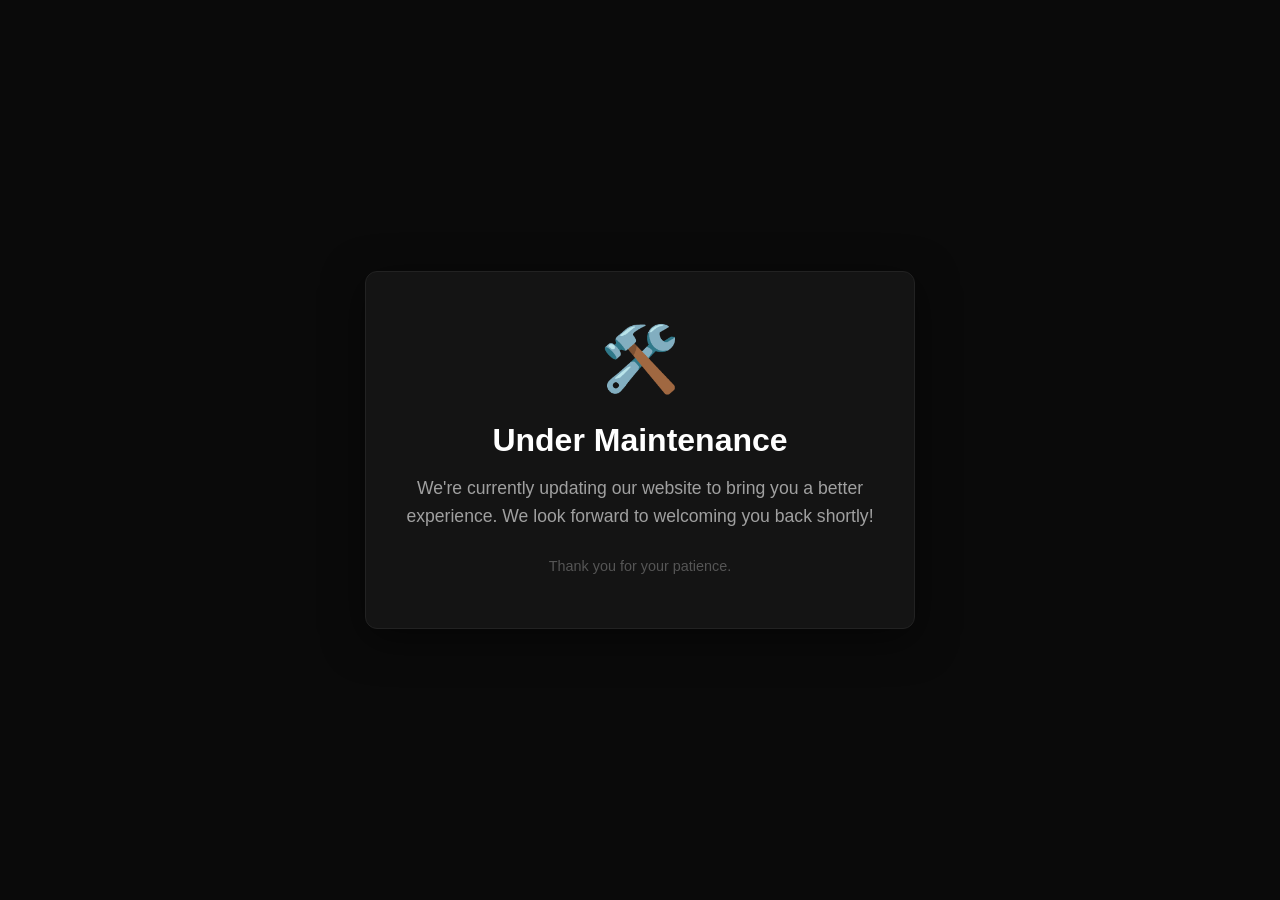
<file: index.html>
<!DOCTYPE html>
<html lang="en">
<head>
    <meta charset="UTF-8">
    <meta name="viewport" content="width=device-width, initial-scale=1.0">
    <title>We'll Be Right Back - Maintenance</title>
    <style>
        * {
            box-sizing: border-box;
            margin: 0;
            padding: 0;
        }

        body {
            font-family: 'Segoe UI', Tahoma, Geneva, Verdana, sans-serif;
            background-color: #0a0a0a; /* Deep black background */
            color: #e0e0e0; /* Light gray text for readability */
            display: flex;
            justify-content: center;
            align-items: center;
            height: 100vh;
            text-align: center;
            padding: 20px;
        }

        .container {
            max-width: 550px;
            background: #141414; /* Slightly lighter dark gray for the card */
            padding: 50px 40px;
            border-radius: 12px;
            border: 1px solid #222; /* Subtle border to define the container */
            box-shadow: 0 10px 40px rgba(0, 0, 0, 0.5);
        }

        .icon {
            font-size: 64px;
            margin-bottom: 25px;
            animation: float 3s ease-in-out infinite;
        }

        @keyframes float {
            0%, 100% { transform: translateY(0); }
            50% { transform: translateY(-10px); }
        }

        h1 {
            font-size: 2rem;
            color: #ffffff; /* Crisp white for the heading */
            margin-bottom: 15px;
            font-weight: 600;
        }

        p {
            font-size: 1.1rem;
            color: #a0a0a0; /* Muted gray for the description */
            line-height: 1.6;
            margin-bottom: 25px;
        }

        .footer p {
            font-size: 0.9rem;
            color: #555555; /* Darker gray for the footer */
            margin-bottom: 0;
        }
    </style>
</head>
<body>

    <div class="container">
        <!-- Floating wrench icon -->
        <div class="icon">🛠️</div>
        
        <h1>Under Maintenance</h1>
        
        <p>We're currently updating our website to bring you a better experience. We look forward to welcoming you back shortly!</p>
        
        <div class="footer">
            <p>Thank you for your patience.</p>
        </div>
    </div>

</body>
</html>
</file>
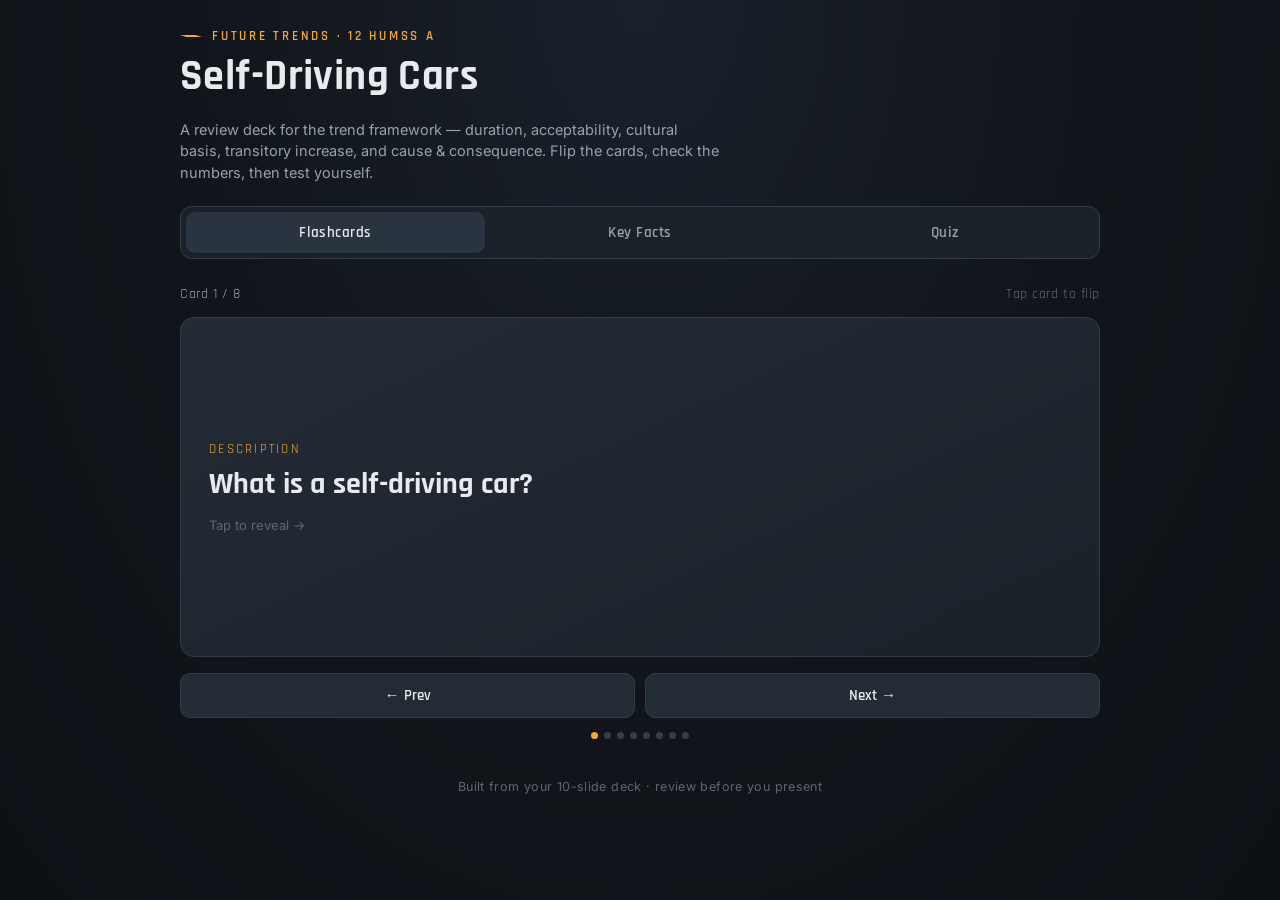
<file: pptreview.html>
<!DOCTYPE html>
<html lang="en">
<head>
<meta charset="UTF-8">
<meta name="viewport" content="width=device-width, initial-scale=1.0">
<title>Self-Driving Cars — Trend Reviewer</title>
<link rel="preconnect" href="https://fonts.googleapis.com">
<link href="https://fonts.googleapis.com/css2?family=Rajdhani:wght@500;600;700&family=Inter:wght@400;500;600;700&display=swap" rel="stylesheet">
<style>
  :root{
    --bg:#12161c;
    --bg-2:#0d1015;
    --surface:#1b2129;
    --surface-2:#232b35;
    --surface-3:#2a3340;
    --line:#333d49;
    --text:#e8eaed;
    --text-dim:#97a2ad;
    --text-faint:#5c6773;
    --accent:#f2a93b;
    --accent-dim:#8a6528;
    --cyan:#4fc3f7;
    --good:#4caf7d;
    --bad:#e5533d;
    --radius:14px;
  }
  *{box-sizing:border-box;}
  html,body{margin:0;padding:0;}
  body{
    background:radial-gradient(ellipse at top, #1a212b 0%, var(--bg) 45%, var(--bg-2) 100%);
    color:var(--text);
    font-family:'Inter',sans-serif;
    min-height:100vh;
    padding:28px 16px 60px;
  }
  .wrap{max-width:920px;margin:0 auto;}

  /* HEADER */
  header{margin-bottom:22px;}
  .eyebrow{
    font-family:'Rajdhani',sans-serif;
    font-weight:600;
    letter-spacing:.22em;
    text-transform:uppercase;
    color:var(--accent);
    font-size:12.5px;
    display:flex;
    align-items:center;
    gap:10px;
  }
  .eyebrow::before{
    content:"";
    width:22px;height:2px;background:var(--accent);display:inline-block;
    clip-path: polygon(0 0, 70% 0, 100% 100%, 30% 100%);
  }
  h1{
    font-family:'Rajdhani',sans-serif;
    font-weight:700;
    font-size:clamp(28px,5vw,42px);
    margin:6px 0 4px;
    letter-spacing:.01em;
  }
  .sub{color:var(--text-dim);font-size:14.5px;max-width:60ch;line-height:1.5;}

  /* NAV */
  nav{
    display:flex;gap:6px;
    background:var(--surface);
    border:1px solid var(--line);
    border-radius:12px;
    padding:5px;
    margin:22px 0 26px;
  }
  nav button{
    flex:1;
    background:transparent;
    border:none;
    color:var(--text-dim);
    font-family:'Rajdhani',sans-serif;
    font-weight:600;
    font-size:15px;
    letter-spacing:.03em;
    padding:11px 6px;
    border-radius:9px;
    cursor:pointer;
    transition:background .15s ease, color .15s ease;
  }
  nav button.active{background:var(--surface-3);color:var(--text);}
  nav button:hover:not(.active){color:var(--text);}

  section.view{display:none;}
  section.view.active{display:block;animation:fade .25s ease;}
  @keyframes fade{from{opacity:0;transform:translateY(4px);}to{opacity:1;transform:translateY(0);}}

  /* FLASHCARDS */
  .deck-controls{display:flex;justify-content:space-between;align-items:center;margin-bottom:14px;}
  .deck-progress{font-family:'Rajdhani',sans-serif;color:var(--text-dim);font-size:14px;letter-spacing:.04em;}
  .card-stage{perspective:1600px;height:340px;}
  .flashcard{
    position:relative;width:100%;height:100%;
    transform-style:preserve-3d;
    transition:transform .5s cubic-bezier(.4,.2,.2,1);
    cursor:pointer;
  }
  .flashcard.flipped{transform:rotateY(180deg);}
  .face{
    position:absolute;inset:0;
    backface-visibility:hidden;
    border-radius:var(--radius);
    border:1px solid var(--line);
    padding:28px;
    display:flex;
    flex-direction:column;
  }
  .face.front{
    background:linear-gradient(155deg,var(--surface-2),var(--surface));
    justify-content:center;
    align-items:flex-start;
  }
  .face.back{
    background:var(--surface-2);
    transform:rotateY(180deg);
    justify-content:flex-start;
    overflow-y:auto;
  }
  .pillar-tag{
    font-family:'Rajdhani',sans-serif;
    font-size:12.5px;
    letter-spacing:.18em;
    text-transform:uppercase;
    color:var(--accent);
    margin-bottom:10px;
  }
  .pillar-title{
    font-family:'Rajdhani',sans-serif;
    font-weight:700;
    font-size:30px;
    line-height:1.15;
  }
  .flip-hint{
    margin-top:16px;
    color:var(--text-faint);
    font-size:13px;
  }
  .face.back h3{
    font-family:'Rajdhani',sans-serif;
    font-size:16px;
    letter-spacing:.06em;
    text-transform:uppercase;
    color:var(--cyan);
    margin:0 0 10px;
  }
  .face.back ul{margin:0;padding-left:20px;line-height:1.65;font-size:15px;color:var(--text);}
  .face.back p{line-height:1.65;font-size:15px;margin:0 0 6px;}
  .face.back .stat{color:var(--accent);font-weight:700;}

  .deck-nav{display:flex;gap:10px;margin-top:16px;}
  .deck-nav button{
    flex:1;
    background:var(--surface-2);
    border:1px solid var(--line);
    color:var(--text);
    font-family:'Rajdhani',sans-serif;
    font-weight:600;
    font-size:15px;
    padding:12px;
    border-radius:10px;
    cursor:pointer;
  }
  .deck-nav button:hover{border-color:var(--accent-dim);}
  .deck-dots{display:flex;justify-content:center;gap:6px;margin-top:14px;}
  .dot{width:7px;height:7px;border-radius:50%;background:var(--line);cursor:pointer;}
  .dot.on{background:var(--accent);}

  /* FACTS */
  .fact-grid{display:grid;grid-template-columns:repeat(auto-fit,minmax(200px,1fr));gap:12px;}
  .fact-card{
    background:var(--surface);
    border:1px solid var(--line);
    border-radius:var(--radius);
    padding:20px;
  }
  .fact-num{
    font-family:'Rajdhani',sans-serif;
    font-weight:700;
    font-size:32px;
    color:var(--accent);
    line-height:1;
  }
  .fact-label{color:var(--text-dim);font-size:13.5px;margin-top:8px;line-height:1.4;}
  .members-card{
    margin-top:18px;background:var(--surface);border:1px solid var(--line);
    border-radius:var(--radius);padding:20px 22px;
  }
  .members-card h3{
    font-family:'Rajdhani',sans-serif;font-size:14px;letter-spacing:.14em;
    text-transform:uppercase;color:var(--text-dim);margin:0 0 10px;
  }
  .members-card ul{margin:0;padding-left:18px;line-height:1.8;color:var(--text);}

  /* QUIZ */
  .gauge-wrap{display:flex;flex-direction:column;align-items:center;margin-bottom:8px;}
  .gauge-score{
    font-family:'Rajdhani',sans-serif;font-weight:700;font-size:15px;color:var(--text-dim);
    margin-top:2px;letter-spacing:.05em;
  }
  .quiz-card{
    background:var(--surface);border:1px solid var(--line);border-radius:var(--radius);
    padding:26px;margin-top:8px;
  }
  .q-count{font-family:'Rajdhani',sans-serif;color:var(--text-faint);font-size:13px;letter-spacing:.1em;text-transform:uppercase;margin-bottom:8px;}
  .q-text{font-size:18px;line-height:1.45;margin-bottom:18px;font-weight:500;}
  .options{display:flex;flex-direction:column;gap:10px;}
  .opt{
    text-align:left;
    background:var(--surface-2);
    border:1px solid var(--line);
    color:var(--text);
    padding:13px 16px;
    border-radius:10px;
    font-size:15px;
    cursor:pointer;
    transition:border-color .15s ease, background .15s ease;
  }
  .opt:hover:not(:disabled){border-color:var(--accent-dim);}
  .opt.correct{background:rgba(76,175,125,.15);border-color:var(--good);}
  .opt.wrong{background:rgba(229,83,61,.15);border-color:var(--bad);}
  .opt:disabled{cursor:default;}
  .explain{
    margin-top:16px;padding:14px 16px;border-radius:10px;
    background:var(--surface-3);font-size:14px;line-height:1.55;color:var(--text-dim);
    display:none;
  }
  .explain.show{display:block;}
  .quiz-foot{display:flex;justify-content:flex-end;margin-top:18px;}
  .next-btn{
    background:var(--accent);color:#1a1406;border:none;font-family:'Rajdhani',sans-serif;
    font-weight:700;font-size:15px;padding:11px 22px;border-radius:10px;cursor:pointer;
    letter-spacing:.03em;
  }
  .next-btn:disabled{background:var(--surface-3);color:var(--text-faint);cursor:not-allowed;}
  .result-card{text-align:center;padding:36px 20px;}
  .result-card h2{font-family:'Rajdhani',sans-serif;font-size:30px;margin:6px 0;}
  .retry-btn{
    margin-top:16px;background:var(--surface-2);border:1px solid var(--accent-dim);color:var(--accent);
    font-family:'Rajdhani',sans-serif;font-weight:700;padding:11px 24px;border-radius:10px;cursor:pointer;
  }

  footer{margin-top:40px;text-align:center;color:var(--text-faint);font-size:12.5px;letter-spacing:.03em;}
</style>
</head>
<body>
<div class="wrap">

  <header>
    <div class="eyebrow">Future Trends · 12 HUMSS A</div>
    <h1>Self-Driving Cars</h1>
    <p class="sub">A review deck for the trend framework — duration, acceptability, cultural basis, transitory increase, and cause &amp; consequence. Flip the cards, check the numbers, then test yourself.</p>
  </header>

  <nav>
    <button class="active" data-view="cards">Flashcards</button>
    <button data-view="facts">Key Facts</button>
    <button data-view="quiz">Quiz</button>
  </nav>

  <!-- FLASHCARDS -->
  <section class="view active" id="view-cards">
    <div class="deck-controls">
      <span class="deck-progress" id="deckProgress">Card 1 / 8</span>
      <span class="deck-progress" style="color:var(--text-faint)">Tap card to flip</span>
    </div>
    <div class="card-stage">
      <div class="flashcard" id="flashcard">
        <div class="face front">
          <div class="pillar-tag" id="frontTag">Description</div>
          <div class="pillar-title" id="frontTitle">What is a self-driving car?</div>
          <div class="flip-hint">Tap to reveal →</div>
        </div>
        <div class="face back" id="backContent"></div>
      </div>
    </div>
    <div class="deck-nav">
      <button id="prevBtn">← Prev</button>
      <button id="nextBtn">Next →</button>
    </div>
    <div class="deck-dots" id="deckDots"></div>
  </section>

  <!-- FACTS -->
  <section class="view" id="view-facts">
    <div class="fact-grid" id="factGrid"></div>
    <div class="members-card">
      <h3>Group 2 — 12 HUMSS A, St. Matthew</h3>
      <ul>
        <li>Dela Cruz, Kristoffe</li>
        <li>Udo, Regimart</li>
        <li>Dalapnas, Cielloen</li>
        <li>Malimban, Christine</li>
      </ul>
    </div>
  </section>

  <!-- QUIZ -->
  <section class="view" id="view-quiz">
    <div class="gauge-wrap">
      <svg id="gauge" width="220" height="130" viewBox="0 0 220 130">
        <path d="M 15 115 A 95 95 0 0 1 205 115" fill="none" stroke="#2a3340" stroke-width="14" stroke-linecap="round"/>
        <path id="gaugeFill" d="M 15 115 A 95 95 0 0 1 205 115" fill="none" stroke="#f2a93b" stroke-width="14" stroke-linecap="round" stroke-dasharray="298" stroke-dashoffset="298"/>
        <line id="needle" x1="110" y1="115" x2="110" y2="35" stroke="#e8eaed" stroke-width="3" stroke-linecap="round" style="transform-origin:110px 115px; transition: transform .5s cubic-bezier(.4,.2,.2,1);"/>
        <circle cx="110" cy="115" r="7" fill="#e8eaed"/>
      </svg>
      <div class="gauge-score" id="gaugeScore">0 / 10 correct</div>
    </div>

    <div class="quiz-card" id="quizCard"></div>
  </section>

  <footer>Built from your 10-slide deck · review before you present</footer>
</div>

<script>
// ---------------- DATA ----------------
const cards = [
  {
    tag:"Description",
    title:"What is a self-driving car?",
    back:`<h3>Definition</h3><p>Vehicles that operate with little human input, using <span class="stat">cameras, sensors, GPS, and radar</span> to read their environment and navigate safely.</p>`
  },
  {
    tag:"Evidence",
    title:"Why call this a real trend?",
    back:`<h3>Supporting evidence</h3><ul>
      <li>Already implemented in 1st-world countries</li>
      <li>Continuous feature advancement</li>
      <li>Generally safer than human-driven cars</li>
    </ul>`
  },
  {
    tag:"Justification · Duration of Time",
    title:"How long has this been developing?",
    back:`<h3>Timeline</h3><p>First seen at the <span class="stat">DARPA Urban Challenge, 2007</span>. Self-driving features are now rolling out rapidly on commercial cars, tied directly to how fast AI infrastructure improves.</p>`
  },
  {
    tag:"Justification · Acceptability",
    title:"Are people actually using it?",
    back:`<h3>Tesla Q1 earnings</h3><ul>
      <li><span class="stat">1.28 million</span> people using Full Self Driving</li>
      <li><span class="stat">+51%</span> growth from last year</li>
      <li><span class="stat">8 billion+</span> miles driven on FSD</li>
    </ul><p>People are testing it — and sticking with it.</p>`
  },
  {
    tag:"Justification · Cultural Basis",
    title:"Does it fit what society already believes?",
    back:`<h3>Rooted in existing values</h3><p>Growing <span class="stat">trust in AI</span> as a problem-solver, plus rising <span class="stat">concern for road safety</span> — both already-held beliefs that make the trend more likely to stick.</p>`
  },
  {
    tag:"Justification · Transitory Increase",
    title:"Is usage actually climbing?",
    back:`<h3>Upward trend</h3><ul>
      <li>Waymo's robotaxi gaining traction and users</li>
      <li>Sharp rise in Tesla FSD subscriptions</li>
      <li>Overall growth in mileage and usage</li>
    </ul>`
  },
  {
    tag:"Justification · Cause & Consequence",
    title:"What's driving it, and what follows?",
    back:`<h3>Causes</h3><ul>
      <li>Rapid AI advancement</li>
      <li>Growing public preference for automation</li>
      <li>Need for road safety</li>
    </ul><h3 style="margin-top:12px">Consequences</h3><ul>
      <li>Safer roads, fewer human-error accidents</li>
      <li>More accessible transportation for society</li>
    </ul>`
  },
  {
    tag:"Closing Statement",
    title:"What's the takeaway?",
    back:`<p>Self-driving cars are no longer just a concept — they're becoming a usable service. Every trend element is present: steady development, growing acceptability, and a real solution to human-error accidents.</p>
    <p>The question has shifted from <span class="stat">"when"</span> autonomous cars become normal, to <span class="stat">"how soon."</span></p>`
  }
];

const facts = [
  {num:"2007", label:"DARPA Urban Challenge — first appearance of self-driving tech"},
  {num:"1.28M", label:"People using Tesla Full Self Driving (Q1 earnings)"},
  {num:"+51%", label:"Growth in FSD users vs. the previous year"},
  {num:"8B+", label:"Miles driven using Full Self Driving"},
  {num:"3", label:"Pieces of evidence: 1st-world rollout, feature advancement, safety"},
  {num:"5", label:"Justification pillars: duration, acceptability, cultural basis, transitory increase, cause & consequence"}
];

const quiz = [
  {
    q:"Where were self-driving cars first seen, according to the presentation?",
    options:["DARPA Urban Challenge (2007)","Tesla's first AutoPilot demo","A Waymo pilot program","The 2015 Geneva Motor Show"],
    correct:0,
    explain:"Self-driving technology was first seen at the DARPA Urban Challenge back in 2007 — this supports the 'Duration of Time' pillar, since trends need time to develop."
  },
  {
    q:"About how many people were using Tesla's Full Self Driving system, per Tesla's Q1 earnings report?",
    options:["510,000","1.28 million","8 million","51,000"],
    correct:1,
    explain:"Tesla's Q1 report cited about 1.28 million people using Full Self Driving — used as evidence under 'Acceptability.'"
  },
  {
    q:"By how much did Tesla's FSD user base grow from the previous year?",
    options:["12%","28%","51%","80%"],
    correct:2,
    explain:"The number of FSD users grew 51% year-over-year — showing the technology is being adopted, not just tried once."
  },
  {
    q:"Which justification pillar covers Waymo's robotaxi growth and rising Tesla FSD subscriptions?",
    options:["Cultural Basis","Transitory Increase","Cause & Consequence","Duration of Time"],
    correct:1,
    explain:"'Transitory Increase' argues the trend is on a clear upward trajectory — Waymo and Tesla's growth are the evidence."
  },
  {
    q:"Which of these is listed as a CAUSE (not a consequence) of the self-driving trend?",
    options:["Roads becoming safer","Reduced human-error accidents","Rapid advancement of AI","More accessible transportation"],
    correct:2,
    explain:"Causes: AI advancement, growing preference for automation, need for safety. Consequences: safer roads, fewer accidents, more accessible transport."
  },
  {
    q:"What does 'Cultural Basis' argue makes this trend likely to stick?",
    options:["It's cheaper than public transit","It fits existing trust in AI and rising road-safety concerns","It's required by new traffic laws","It replaces the need for driver's licenses"],
    correct:1,
    explain:"Cultural Basis says the trend is rooted in beliefs society already holds: trust in AI as a problem-solver, and concern over road safety."
  },
  {
    q:"How many miles had been driven using Full Self Driving, per the report cited?",
    options:["800 million","1.28 billion","8 billion+","51 million"],
    correct:2,
    explain:"At least 8 billion miles had been driven through Full Self Driving — a scale figure supporting 'Acceptability.'"
  },
  {
    q:"According to the Closing Statement, how has the key question changed?",
    options:["From 'if' to 'when'","From 'when' to 'how soon'","From 'how' to 'why'","From 'who' to 'where'"],
    correct:1,
    explain:"The closing statement reframes the debate: not 'when will autonomous cars become normal,' but 'how soon.'"
  },
  {
    q:"Which is NOT listed as evidence supporting self-driving cars as a real trend?",
    options:["Implementation in 1st-world countries","Continuous feature advancement","Generally safer than human-driven cars","Lower manufacturing cost than regular cars"],
    correct:3,
    explain:"Manufacturing cost isn't part of the evidence slide — the three listed points are rollout, feature advancement, and safety."
  },
  {
    q:"Which technologies do self-driving cars use to read their environment?",
    options:["Cameras, sensors, GPS, radar","Bluetooth, Wi-Fi, RFID","Satellite phones and sonar","Infrared only"],
    correct:0,
    explain:"The Description slide names cameras, sensors, GPS, and radar as the core technologies enabling safe navigation."
  }
];

// ---------------- NAV ----------------
const navButtons = document.querySelectorAll('nav button');
navButtons.forEach(btn=>{
  btn.addEventListener('click',()=>{
    navButtons.forEach(b=>b.classList.remove('active'));
    btn.classList.add('active');
    document.querySelectorAll('.view').forEach(v=>v.classList.remove('active'));
    document.getElementById('view-'+btn.dataset.view).classList.add('active');
  });
});

// ---------------- FLASHCARDS ----------------
let cardIdx = 0;
const flashcard = document.getElementById('flashcard');
const frontTag = document.getElementById('frontTag');
const frontTitle = document.getElementById('frontTitle');
const backContent = document.getElementById('backContent');
const deckProgress = document.getElementById('deckProgress');
const deckDots = document.getElementById('deckDots');

function renderCard(){
  flashcard.classList.remove('flipped');
  const c = cards[cardIdx];
  frontTag.textContent = c.tag;
  frontTitle.textContent = c.title;
  backContent.innerHTML = `<div class="pillar-tag">${c.tag}</div>${c.back}`;
  deckProgress.textContent = `Card ${cardIdx+1} / ${cards.length}`;
  [...deckDots.children].forEach((d,i)=>d.classList.toggle('on', i===cardIdx));
}
function buildDots(){
  deckDots.innerHTML = cards.map((_,i)=>`<span class="dot" data-i="${i}"></span>`).join('');
  deckDots.querySelectorAll('.dot').forEach(d=>{
    d.addEventListener('click',()=>{ cardIdx = +d.dataset.i; renderCard(); });
  });
}
flashcard.addEventListener('click', ()=> flashcard.classList.toggle('flipped'));
document.getElementById('prevBtn').addEventListener('click',()=>{
  cardIdx = (cardIdx - 1 + cards.length) % cards.length; renderCard();
});
document.getElementById('nextBtn').addEventListener('click',()=>{
  cardIdx = (cardIdx + 1) % cards.length; renderCard();
});
buildDots();
renderCard();

// ---------------- FACTS ----------------
const factGrid = document.getElementById('factGrid');
factGrid.innerHTML = facts.map(f=>`
  <div class="fact-card">
    <div class="fact-num">${f.num}</div>
    <div class="fact-label">${f.label}</div>
  </div>
`).join('');

// ---------------- QUIZ ----------------
let qIdx = 0, score = 0, answered = false;
const quizCard = document.getElementById('quizCard');
const gaugeFill = document.getElementById('gaugeFill');
const needle = document.getElementById('needle');
const gaugeScore = document.getElementById('gaugeScore');

function updateGauge(){
  const frac = score / quiz.length;
  const circumference = 298;
  gaugeFill.style.strokeDashoffset = circumference - (circumference * frac);
  const angle = -90 + (180 * frac);
  needle.style.transform = `rotate(${angle}deg)`;
  gaugeScore.textContent = `${score} / ${quiz.length} correct`;
}

function renderQuestion(){
  answered = false;
  if(qIdx >= quiz.length){ renderResult(); return; }
  const item = quiz[qIdx];
  quizCard.innerHTML = `
    <div class="q-count">Question ${qIdx+1} of ${quiz.length}</div>
    <div class="q-text">${item.q}</div>
    <div class="options">
      ${item.options.map((opt,i)=>`<button class="opt" data-i="${i}">${opt}</button>`).join('')}
    </div>
    <div class="explain" id="explainBox">${item.explain}</div>
    <div class="quiz-foot"><button class="next-btn" id="nextQBtn" disabled>Next</button></div>
  `;
  const optBtns = quizCard.querySelectorAll('.opt');
  optBtns.forEach(btn=>{
    btn.addEventListener('click', ()=>{
      if(answered) return;
      answered = true;
      const chosen = +btn.dataset.i;
      optBtns.forEach(b=>b.disabled = true);
      if(chosen === item.correct){
        btn.classList.add('correct');
        score++;
        updateGauge();
      } else {
        btn.classList.add('wrong');
        optBtns[item.correct].classList.add('correct');
      }
      document.getElementById('explainBox').classList.add('show');
      document.getElementById('nextQBtn').disabled = false;
    });
  });
  document.getElementById('nextQBtn').addEventListener('click', ()=>{
    qIdx++;
    renderQuestion();
  });
}

function renderResult(){
  const pct = Math.round((score/quiz.length)*100);
  let verdict;
  if(pct >= 90) verdict = "Presentation-ready.";
  else if(pct >= 70) verdict = "Solid grasp — reread the pillars you missed.";
  else if(pct >= 50) verdict = "Getting there — flip back through the flashcards.";
  else verdict = "Start with the flashcards, then retry.";
  quizCard.innerHTML = `
    <div class="result-card">
      <div class="q-count">Final score</div>
      <h2>${score} / ${quiz.length} — ${pct}%</h2>
      <div class="sub" style="margin:0 auto;max-width:40ch;">${verdict}</div>
      <button class="retry-btn" id="retryBtn">Retake quiz</button>
    </div>
  `;
  document.getElementById('retryBtn').addEventListener('click', ()=>{
    qIdx = 0; score = 0; updateGauge(); renderQuestion();
  });
}

updateGauge();
renderQuestion();
</script>
</body>
</html>
</file>
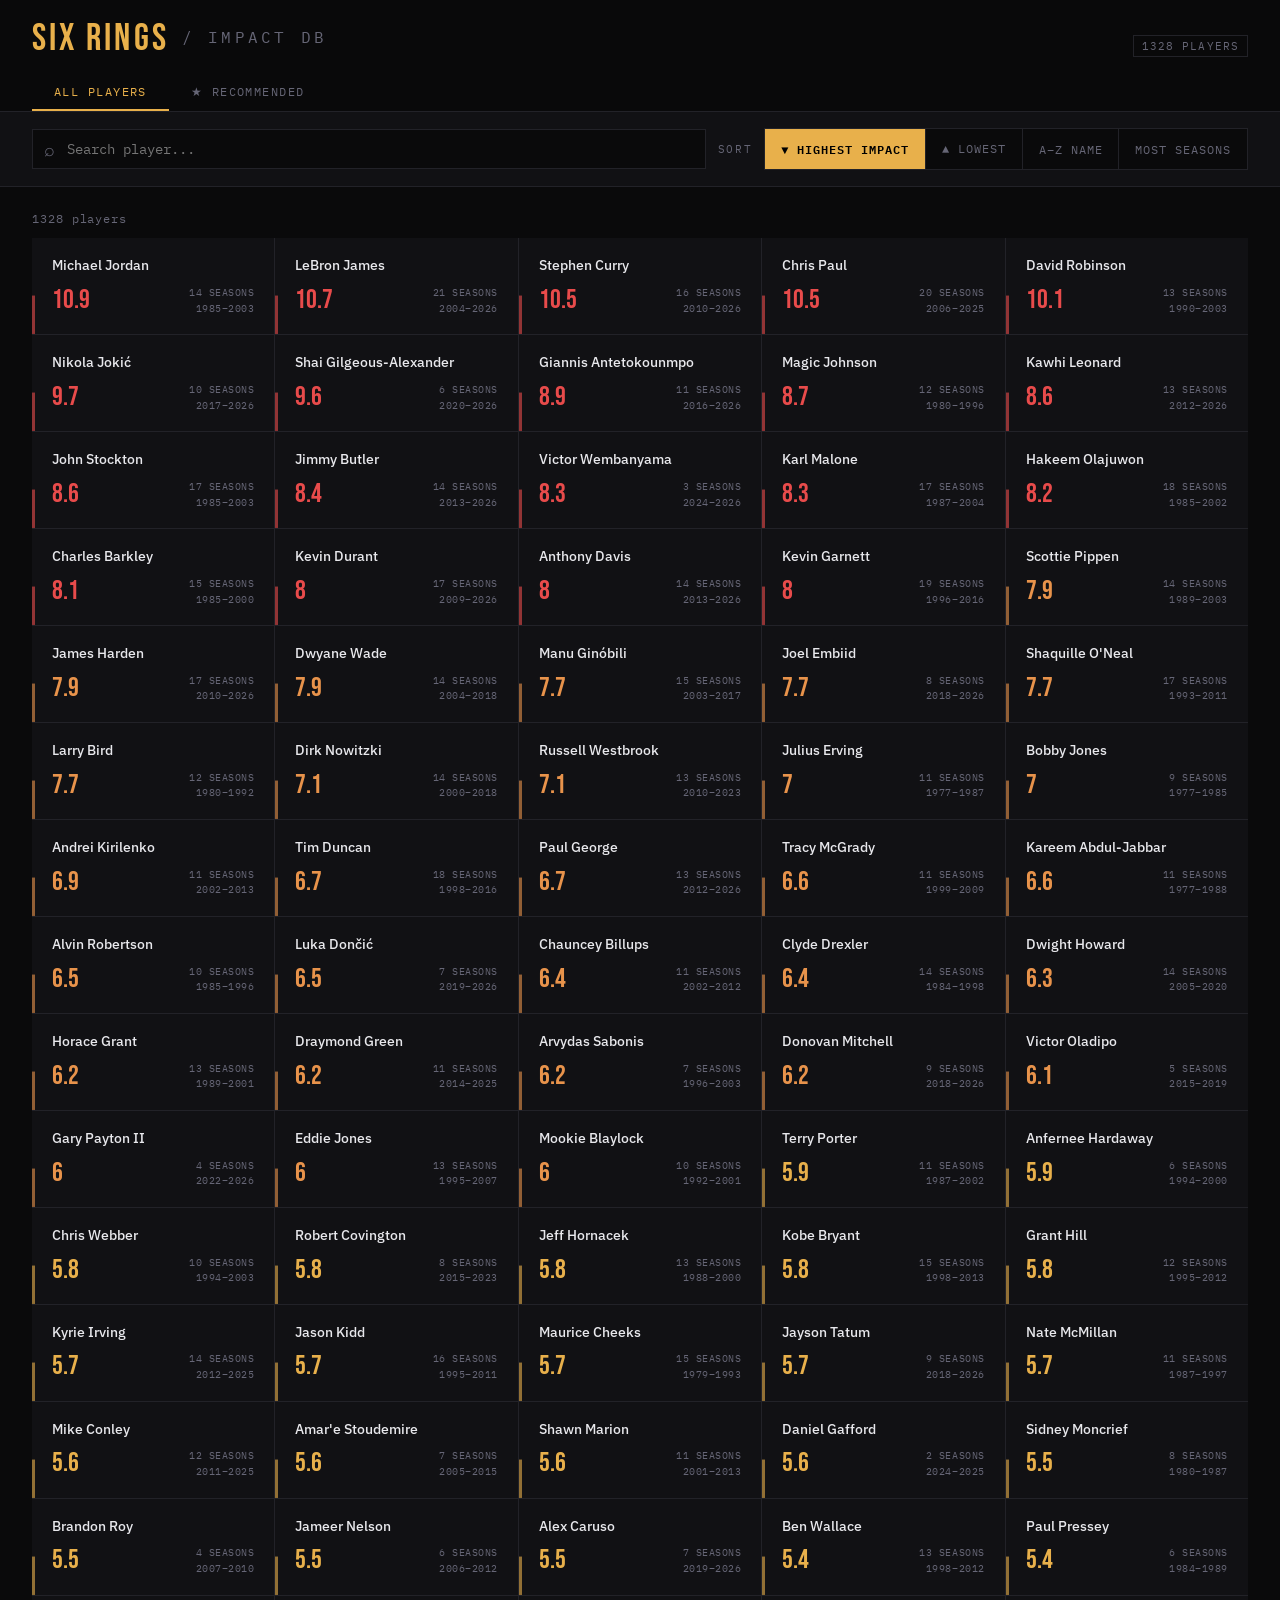
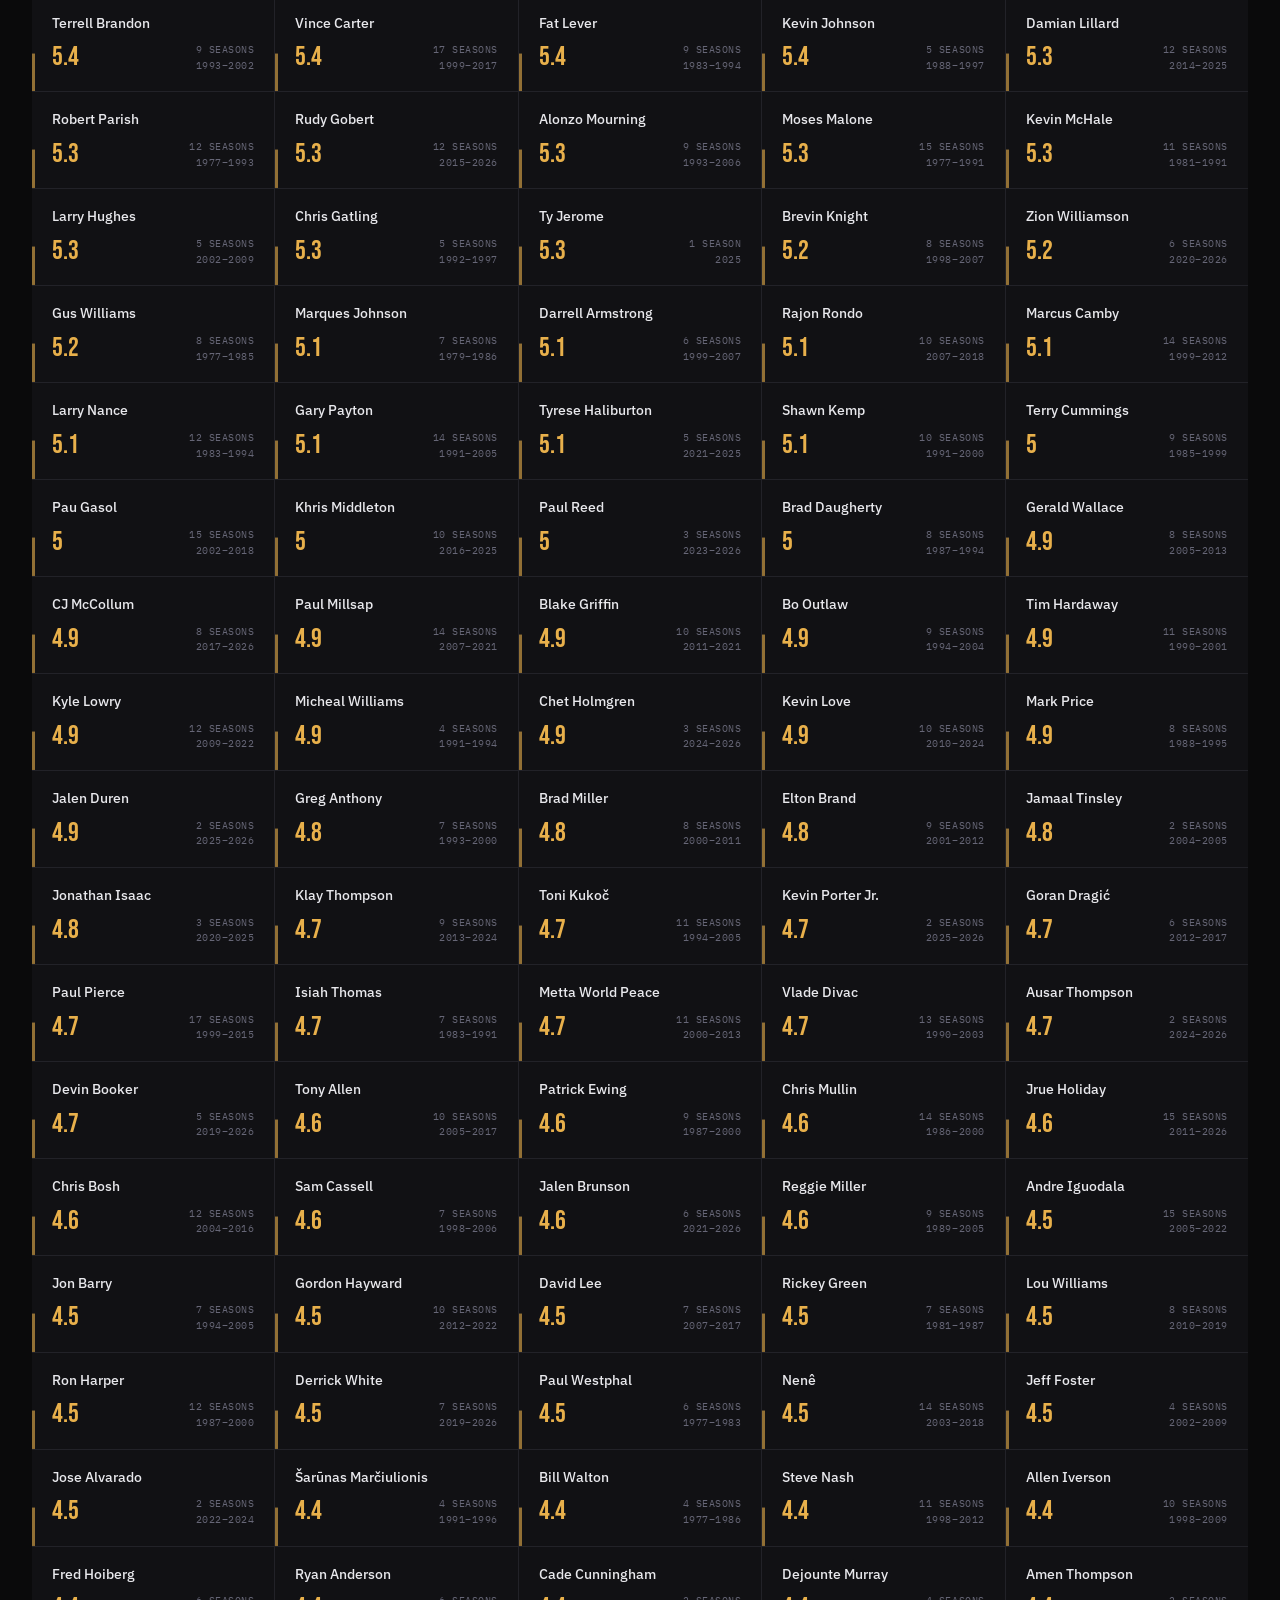
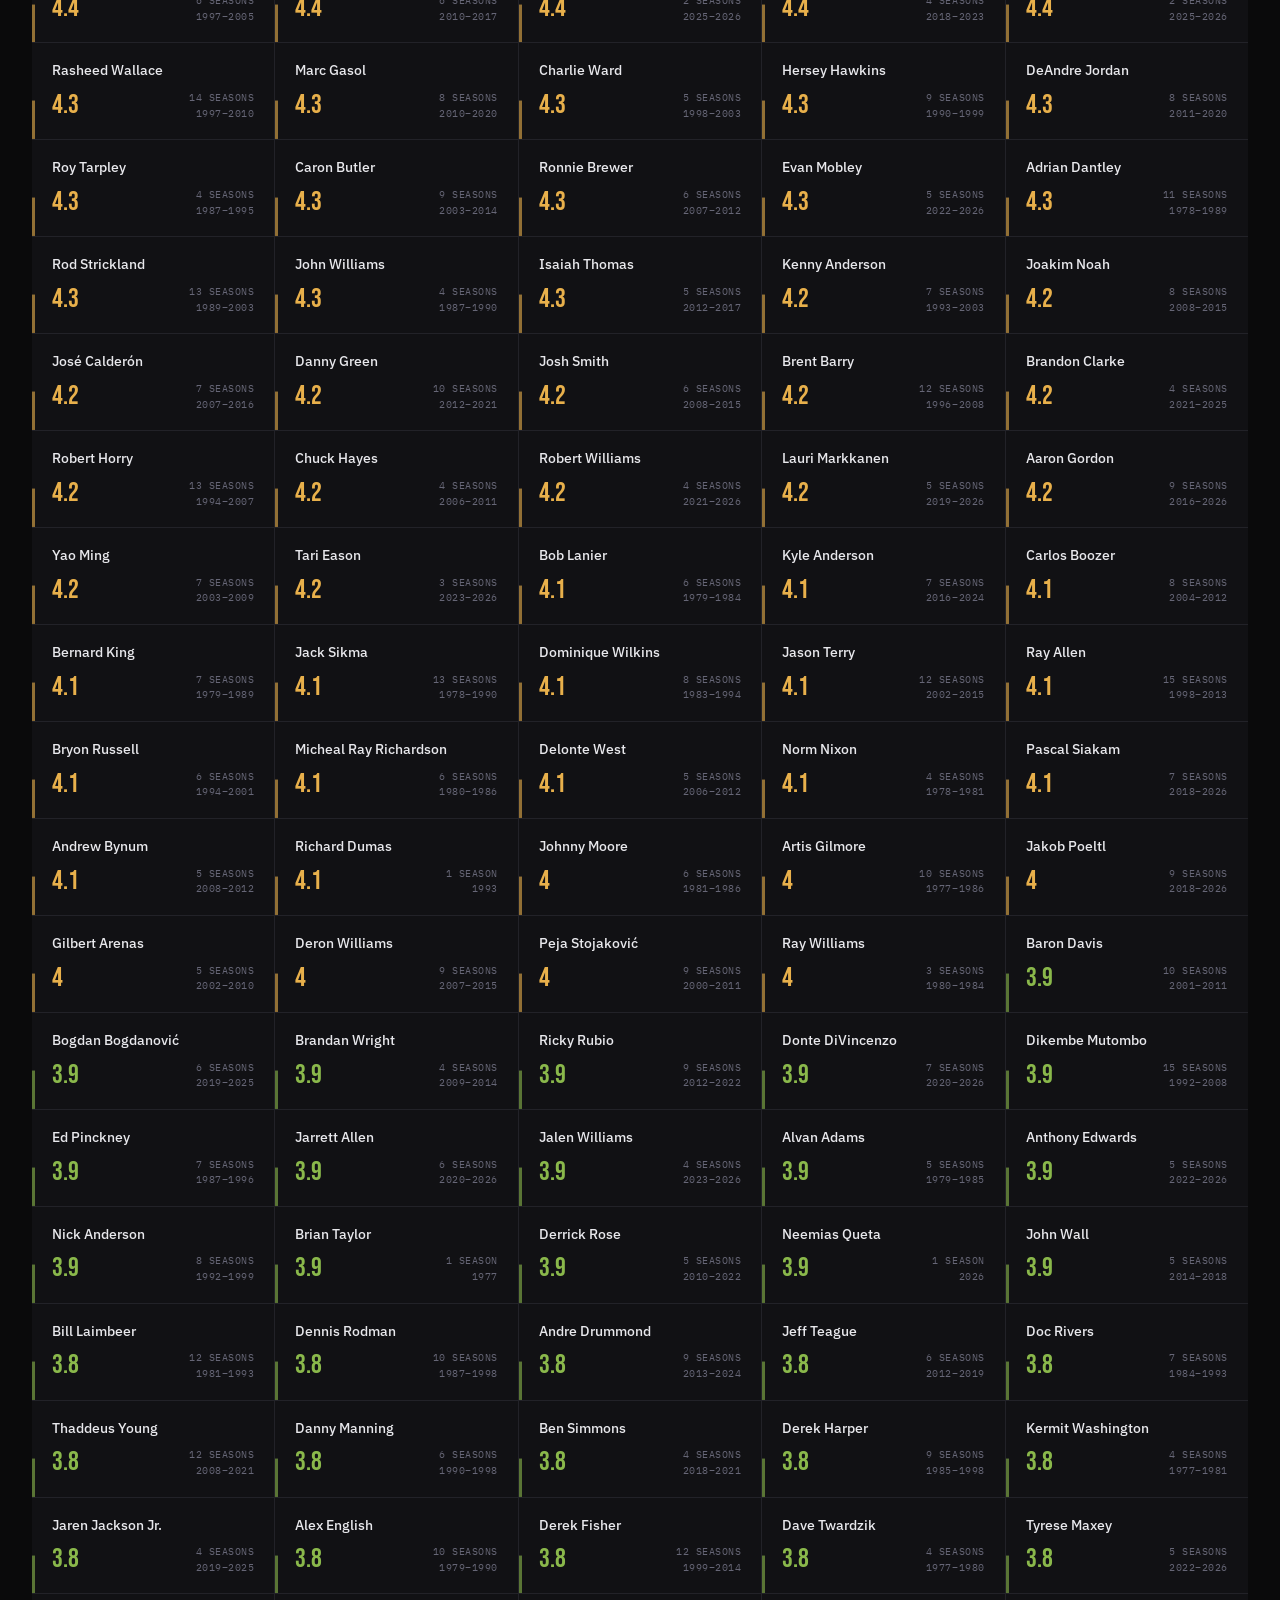
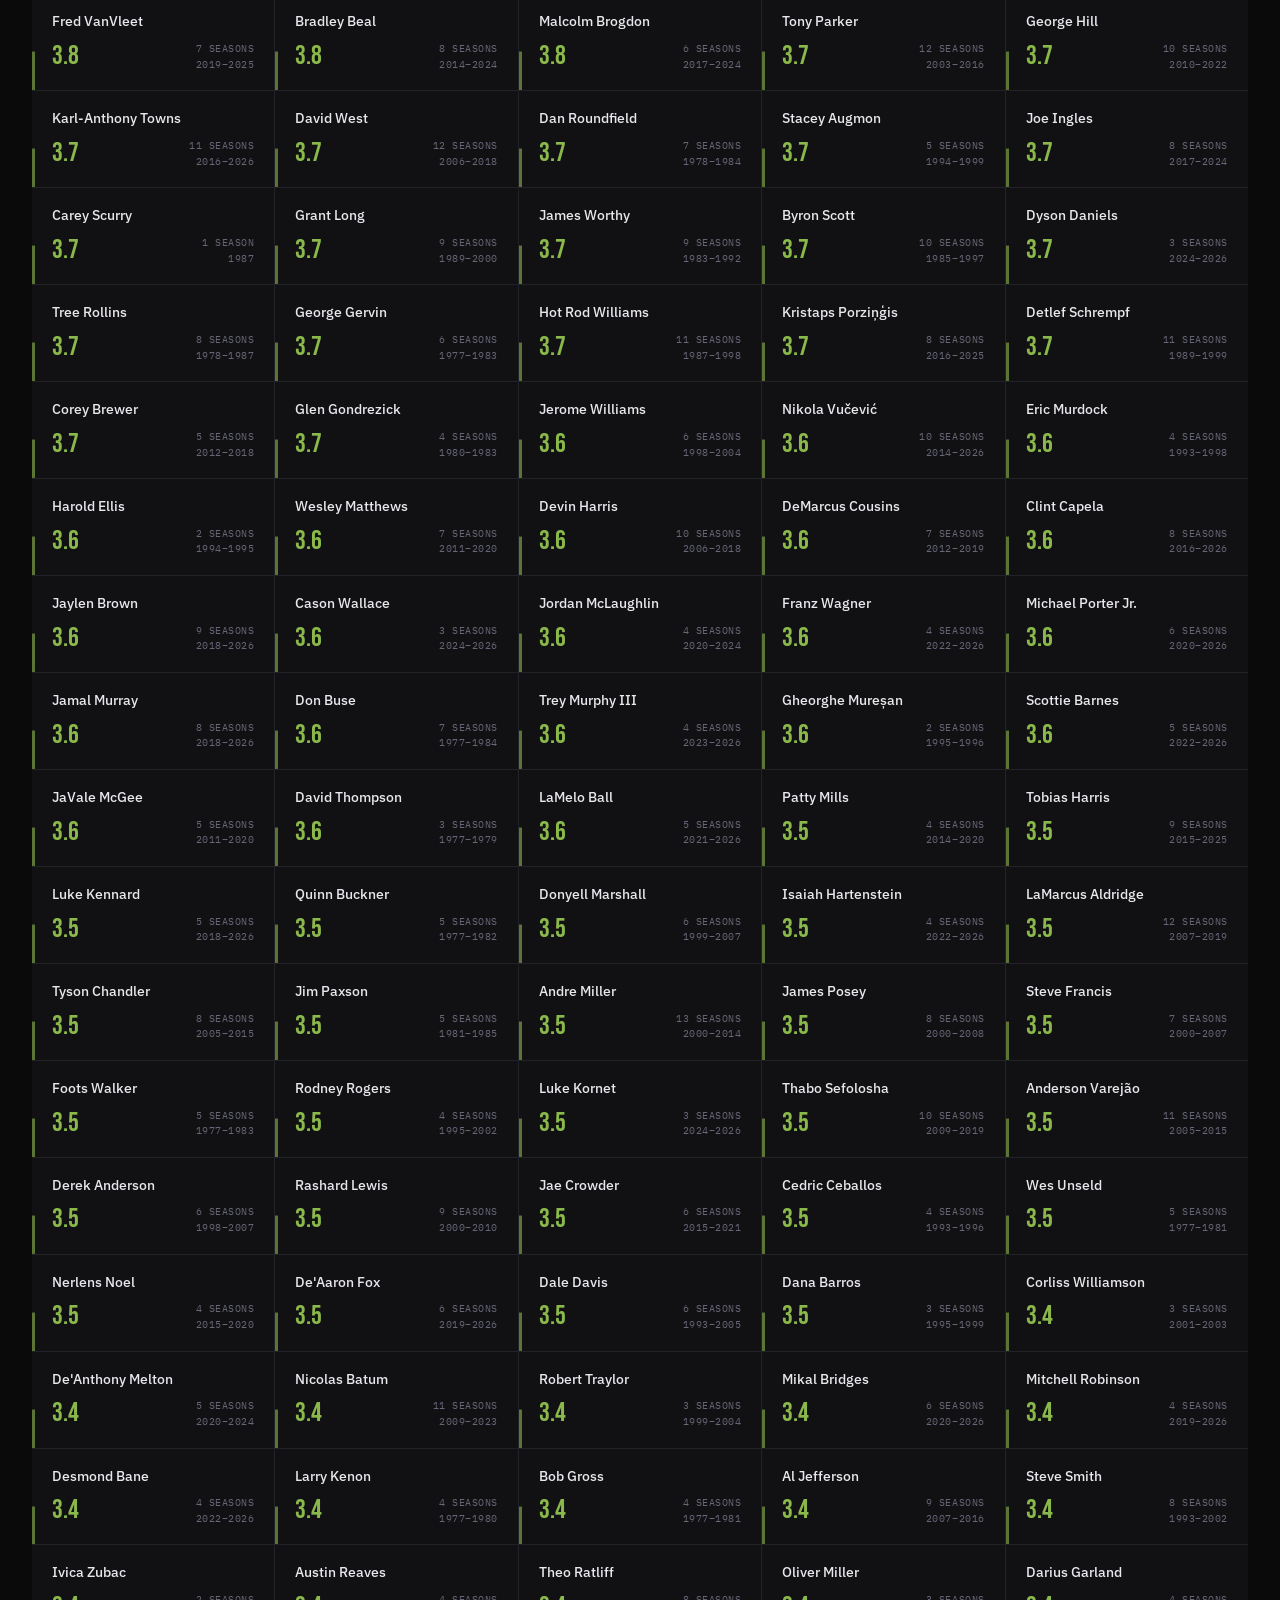
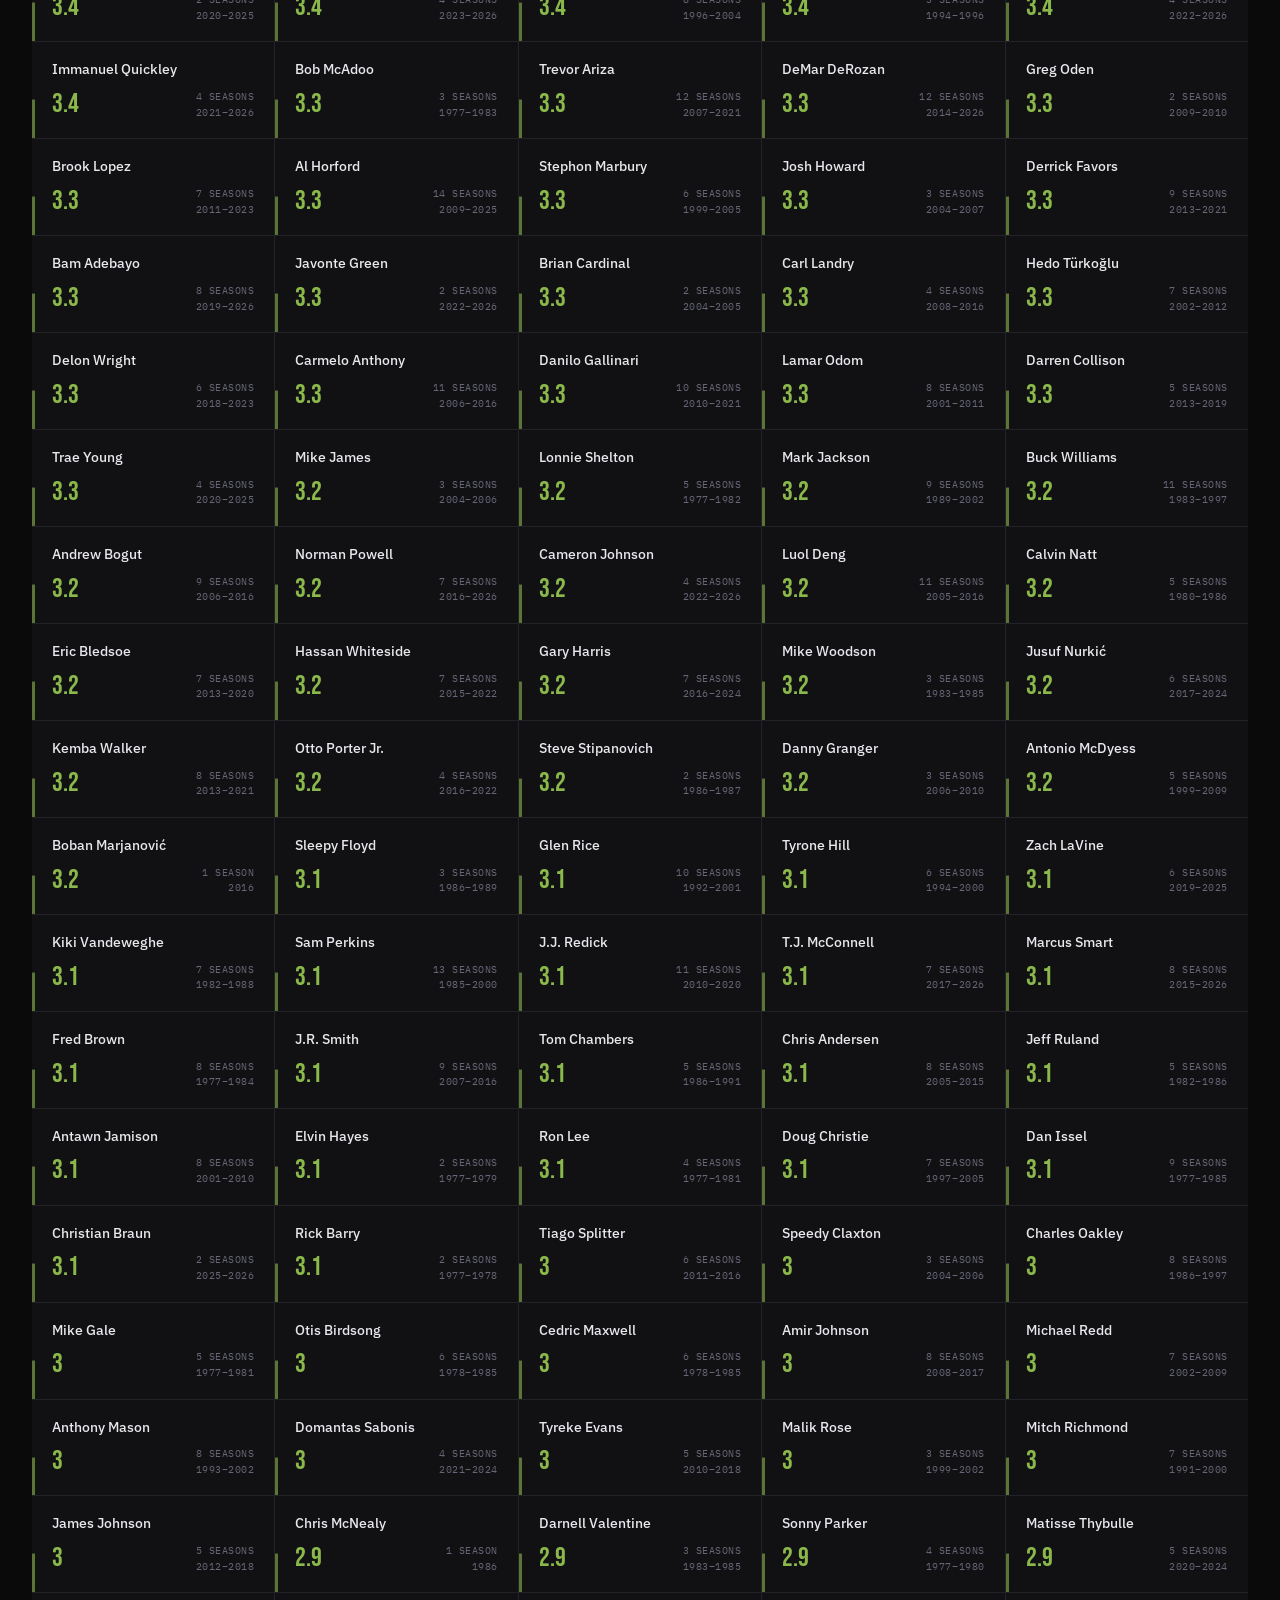
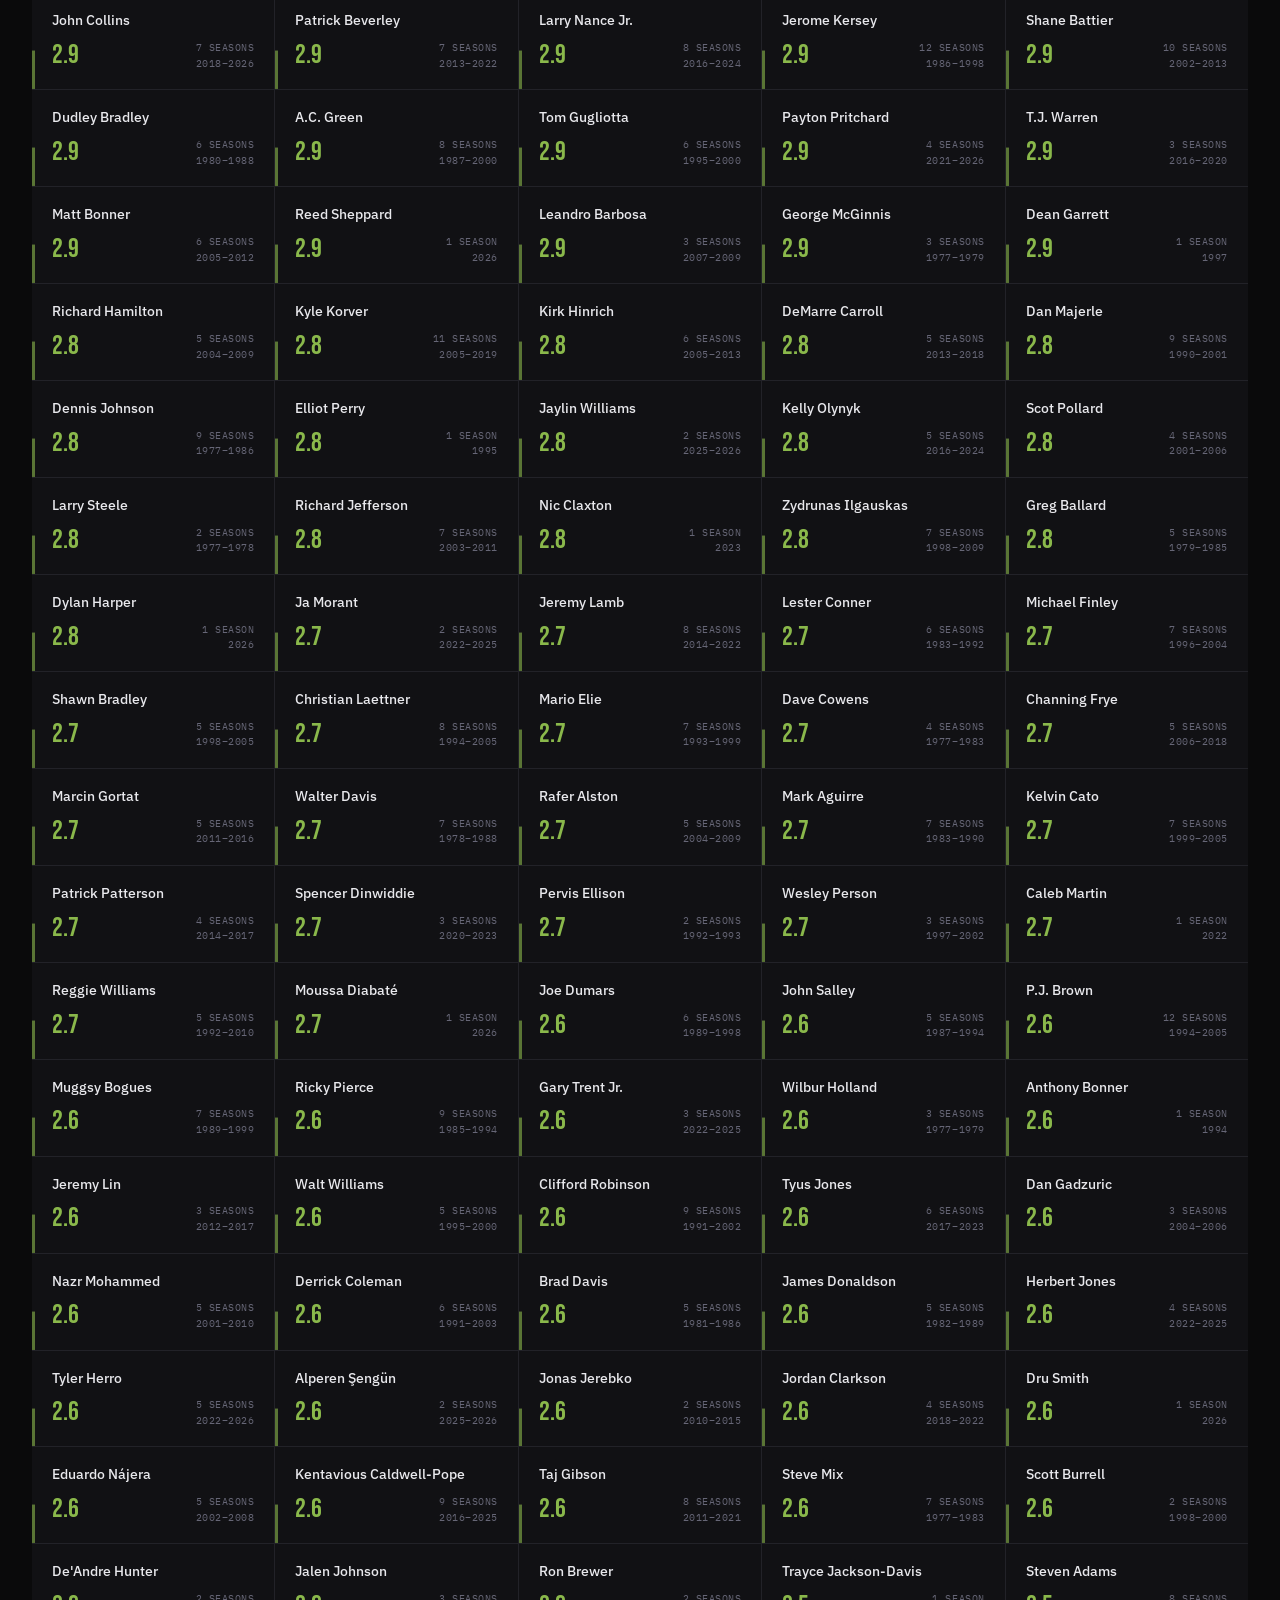
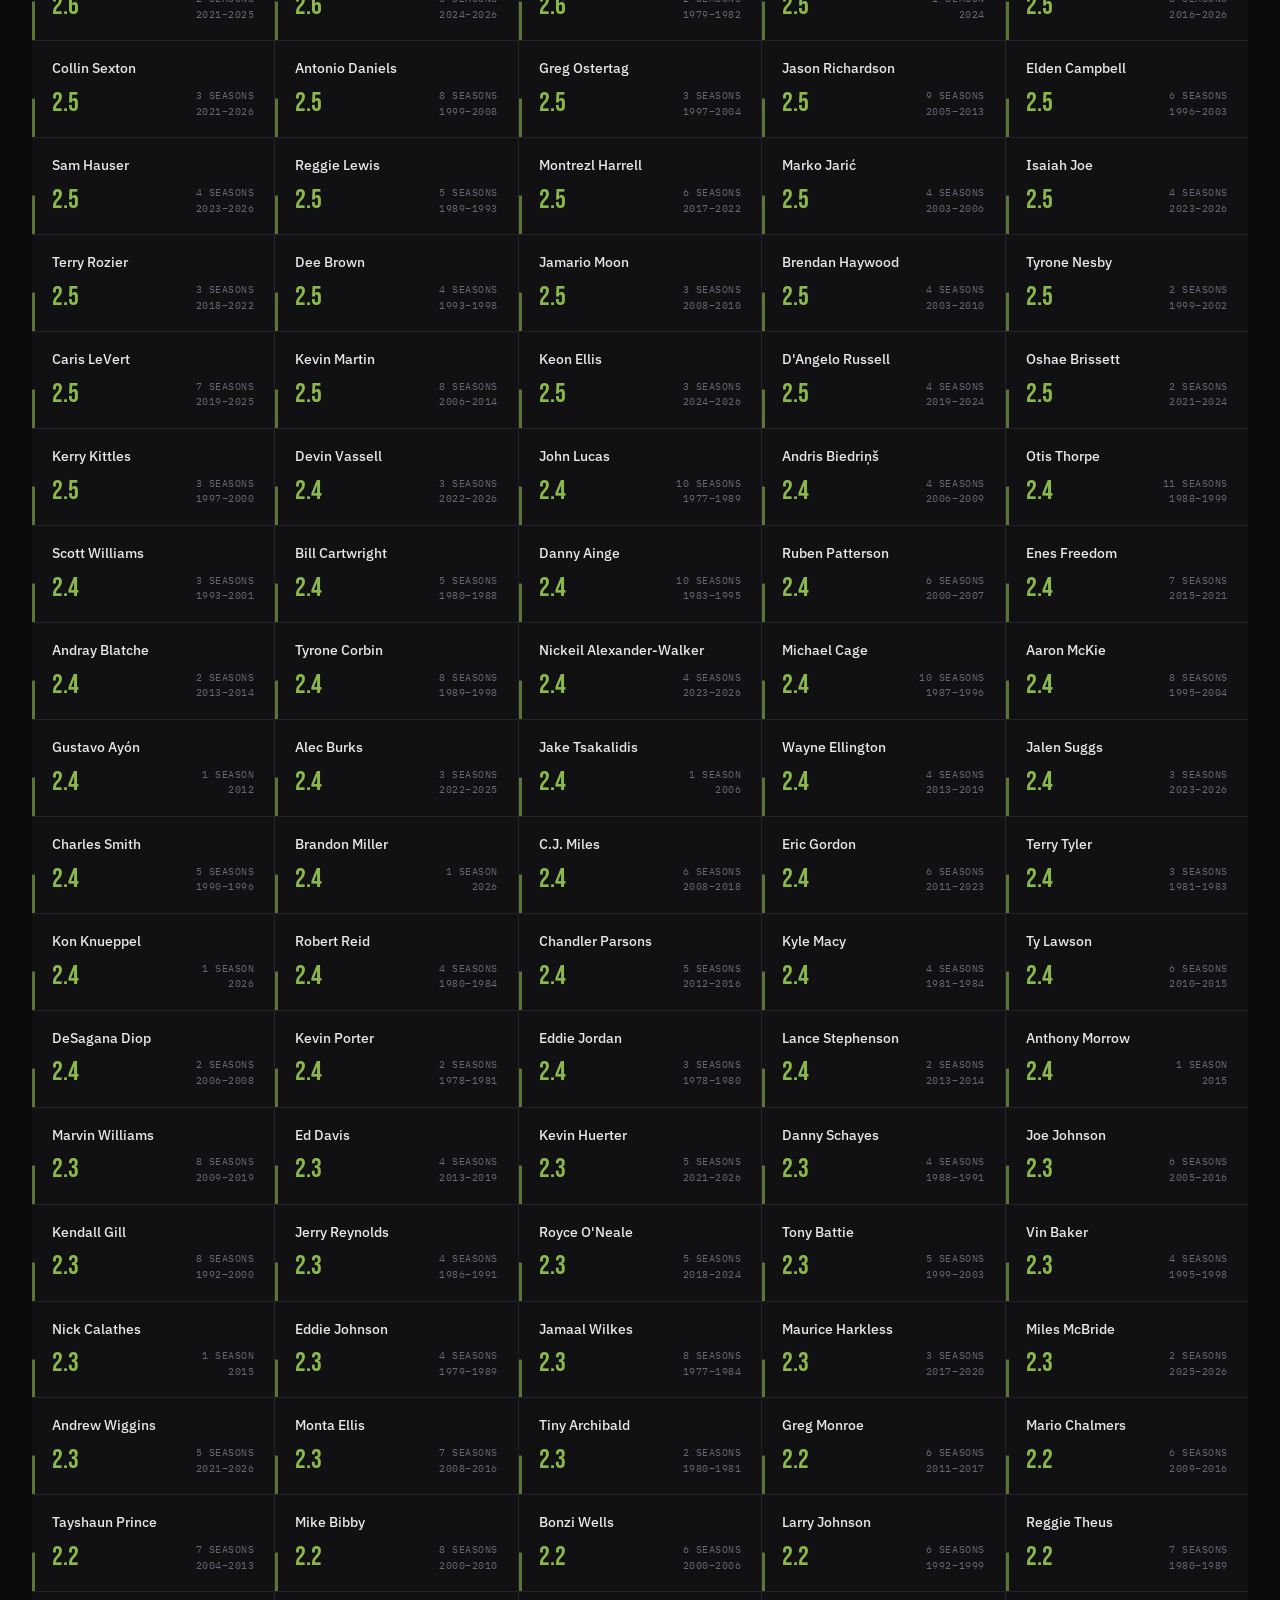
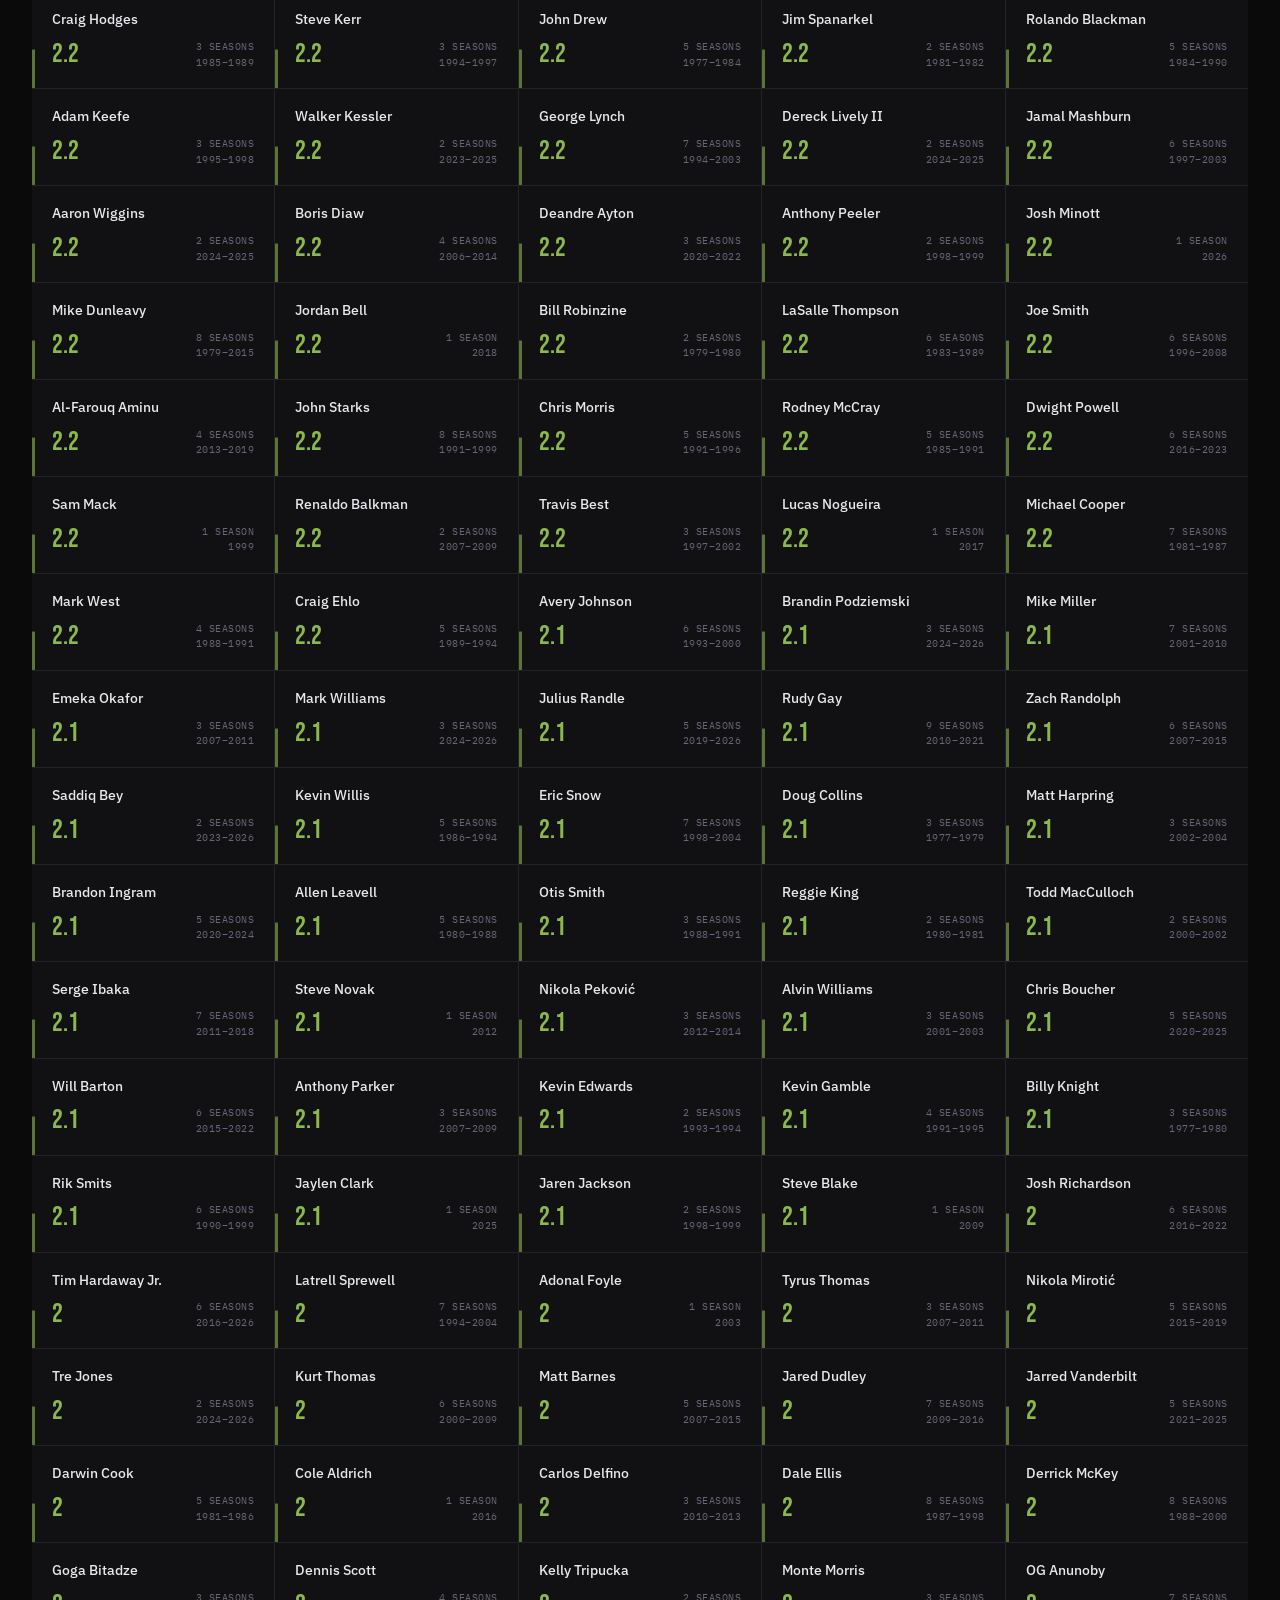
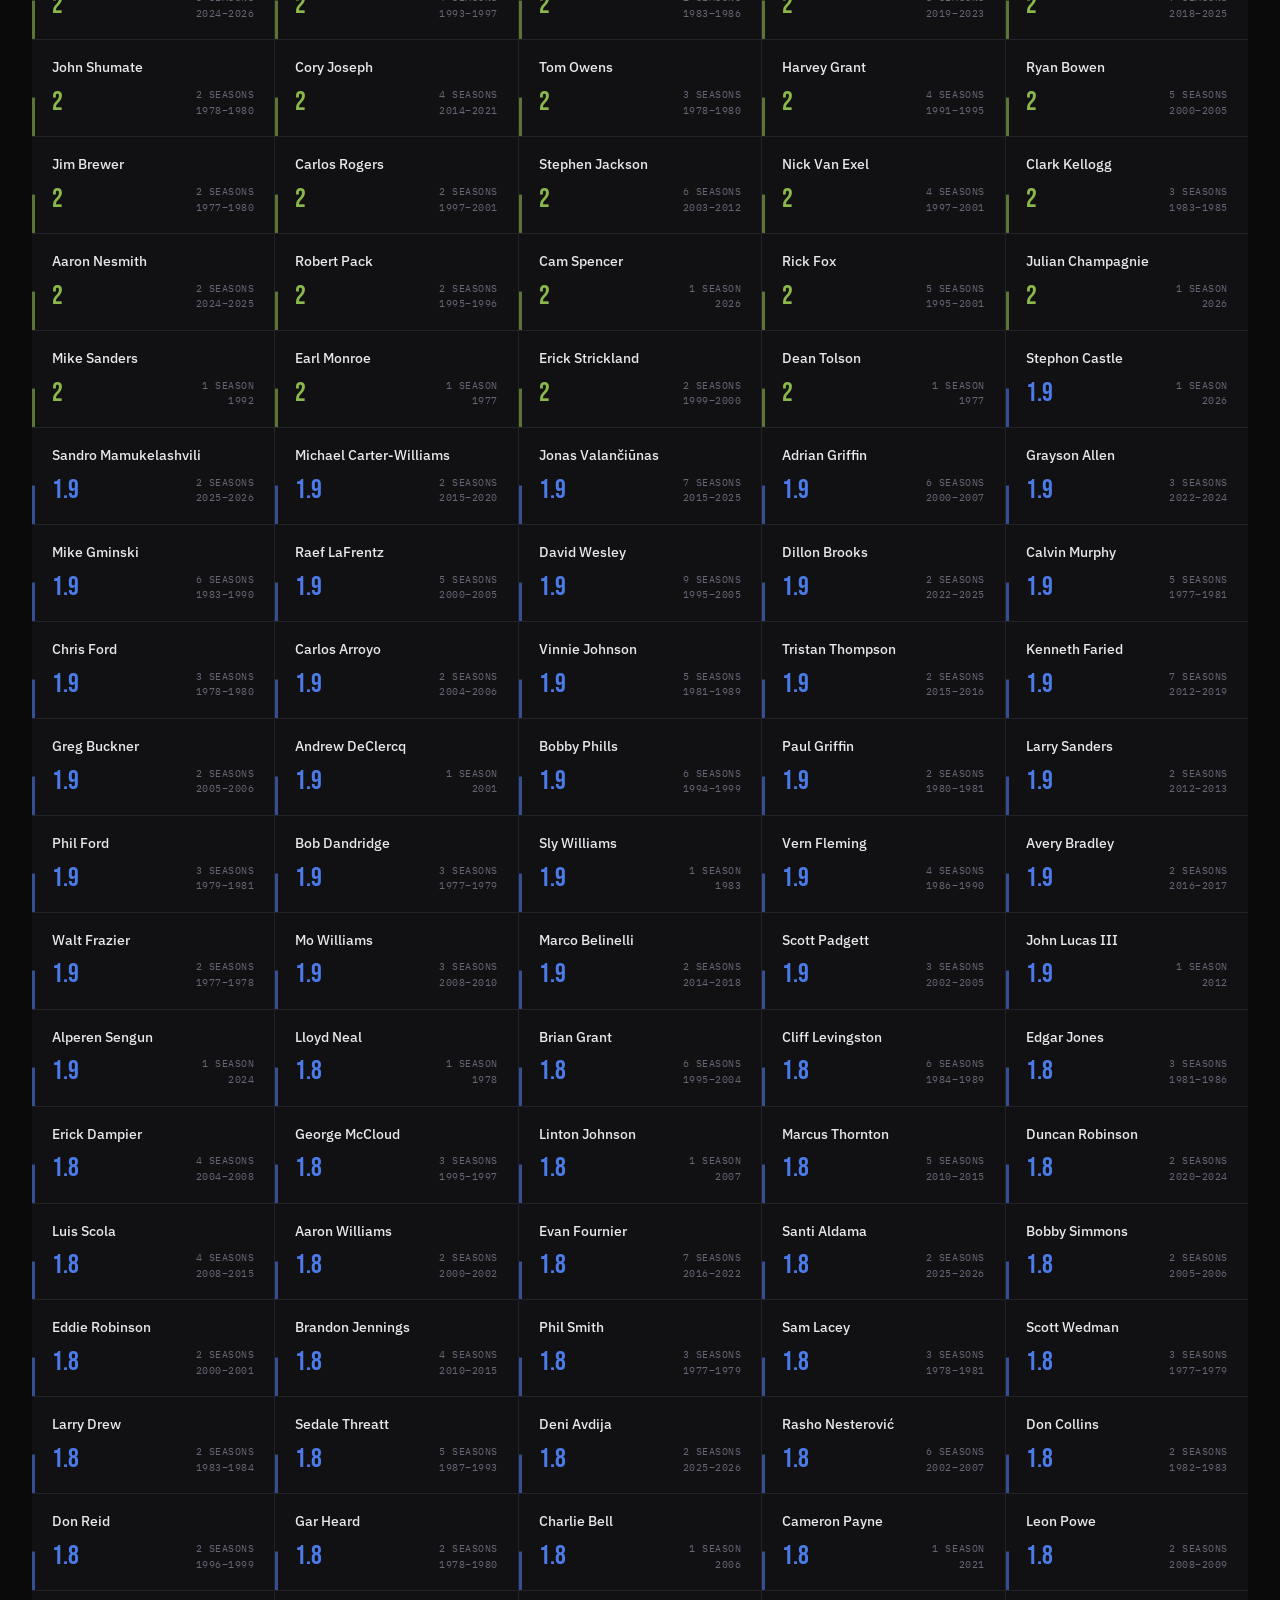
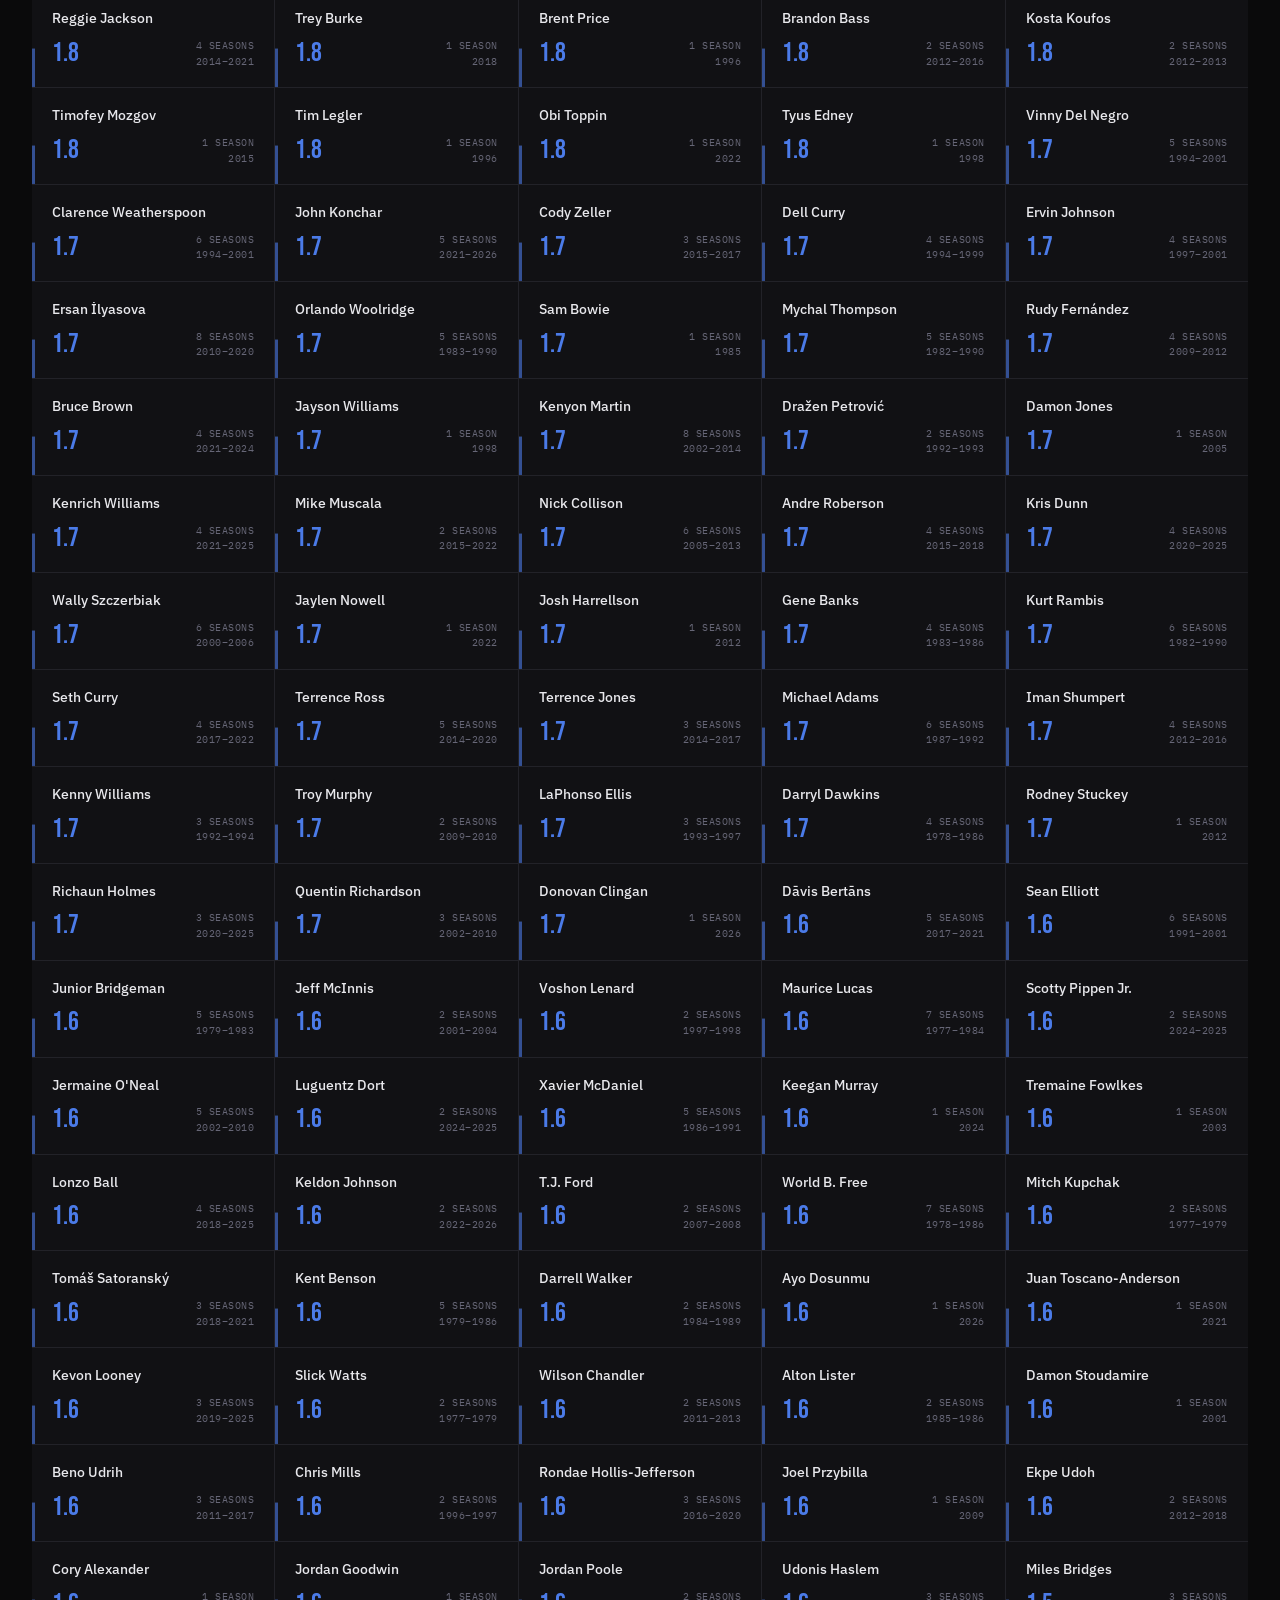
<file: sixrings.html>
<!DOCTYPE html>
<html lang="en">
<head>
<meta charset="UTF-8">
<meta name="viewport" content="width=device-width, initial-scale=1.0">
<title>Six Rings — Player Impact Database</title>
<link href="https://fonts.googleapis.com/css2?family=Bebas+Neue&family=IBM+Plex+Mono:wght@400;500;600&family=IBM+Plex+Sans:wght@300;400;500&display=swap" rel="stylesheet">
<style>
  :root {
    --bg: #0a0a0b; --surface: #111114; --surface2: #18181d; --border: #222228;
    --accent: #e8b04b; --text: #e8e8ec; --muted: #666676;
    --ease: cubic-bezier(0.16, 1, 0.3, 1);
    --ease-out: cubic-bezier(0.22, 1, 0.36, 1);
  }
  * { box-sizing: border-box; margin: 0; padding: 0; }
  body { background: var(--bg); color: var(--text); font-family: 'IBM Plex Sans', sans-serif; min-height: 100vh; overflow-x: hidden; }

  /* HEADER */
  header { border-bottom: 1px solid var(--border); padding: 20px 32px 0; position: sticky; top: 0; z-index: 100; background: rgba(10,10,11,0.95); backdrop-filter: blur(12px); }
  .header-top { display: flex; align-items: baseline; gap: 20px; }
  .logo { font-family: 'Bebas Neue', sans-serif; font-size: 2.4rem; letter-spacing: 0.08em; color: var(--accent); line-height: 1; }
  .logo span { color: var(--muted); font-size: 1rem; letter-spacing: 0.2em; font-family: 'IBM Plex Mono', monospace; font-weight: 400; margin-left: 4px; vertical-align: middle; }
  .count-badge { font-family: 'IBM Plex Mono', monospace; font-size: 0.7rem; color: var(--muted); border: 1px solid var(--border); padding: 3px 8px; letter-spacing: 0.1em; margin-left: auto; white-space: nowrap; transition: color 0.3s; }
  .tabs { display: flex; margin-top: 16px; }
  .tab-btn { font-family: 'IBM Plex Mono', monospace; font-size: 0.75rem; letter-spacing: 0.12em; padding: 10px 22px; border: none; background: none; color: var(--muted); cursor: pointer; border-bottom: 2px solid transparent; transition: color 0.2s, border-color 0.2s; text-transform: uppercase; }
  .tab-btn:hover { color: var(--text); }
  .tab-btn.active { color: var(--accent); border-bottom-color: var(--accent); }

  /* CONTROLS */
  .controls { padding: 16px 32px; display: flex; gap: 12px; flex-wrap: wrap; align-items: center; border-bottom: 1px solid var(--border); background: var(--surface); }
  .search-wrap { flex: 1; min-width: 200px; position: relative; }
  .search-wrap::before { content: '\2315'; position: absolute; left: 12px; top: 50%; transform: translateY(-50%); color: var(--muted); font-size: 1.1rem; pointer-events: none; transition: color 0.2s; }
  .search-wrap:focus-within::before { color: var(--accent); }
  input[type="text"] { width: 100%; background: var(--bg); border: 1px solid var(--border); color: var(--text); padding: 10px 12px 10px 34px; font-family: 'IBM Plex Mono', monospace; font-size: 0.85rem; outline: none; transition: border-color 0.2s, box-shadow 0.2s; }
  input[type="text"]:focus { border-color: var(--accent); box-shadow: 0 0 0 3px rgba(232,176,75,0.08); }
  .sort-group { display: flex; border: 1px solid var(--border); }
  .sort-btn { background: var(--bg); border: none; border-right: 1px solid var(--border); color: var(--muted); padding: 10px 16px; font-family: 'IBM Plex Mono', monospace; font-size: 0.75rem; letter-spacing: 0.08em; cursor: pointer; transition: background 0.15s, color 0.15s; white-space: nowrap; position: relative; overflow: hidden; }
  .sort-btn::after { content: ''; position: absolute; inset: 0; background: var(--accent); transform: scaleX(0); transform-origin: left; transition: transform 0.2s var(--ease); }
  .sort-btn:last-child { border-right: none; }
  .sort-btn:hover { background: var(--surface2); color: var(--text); }
  .sort-btn.active { background: var(--accent); color: #000; font-weight: 600; }
  .filter-label { font-family: 'IBM Plex Mono', monospace; font-size: 0.7rem; color: var(--muted); letter-spacing: 0.15em; text-transform: uppercase; white-space: nowrap; align-self: center; }

  /* TAB PANELS */
  .tab-panel { display: none; opacity: 0; }
  .tab-panel.active { display: block; animation: fadeUp 0.35s var(--ease) forwards; }
  @keyframes fadeUp { from { opacity: 0; transform: translateY(10px); } to { opacity: 1; transform: none; } }

  /* GRID */
  .grid-wrap { padding: 24px 32px; }
  .player-grid { display: grid; grid-template-columns: repeat(auto-fill, minmax(220px, 1fr)); gap: 1px; background: var(--border); }
  .result-count { font-family: 'IBM Plex Mono', monospace; font-size: 0.72rem; color: var(--muted); padding: 0 0 12px; letter-spacing: 0.08em; transition: opacity 0.2s; }

  /* PLAYER CARD */
  .player-card {
    background: var(--surface); padding: 18px 20px; cursor: pointer;
    position: relative; overflow: hidden;
    transition: background 0.2s var(--ease);
    animation: cardIn 0.4s var(--ease) both;
  }
  @keyframes cardIn {
    from { opacity: 0; transform: translateY(6px); }
    to { opacity: 1; transform: none; }
  }
  .player-card::before {
    content: ''; position: absolute; left: 0; top: 0; bottom: 0; width: 3px;
    background: var(--score-color, var(--muted));
    transform: scaleY(0.4); transform-origin: bottom;
    transition: transform 0.3s var(--ease), opacity 0.2s;
    opacity: 0.6;
  }
  .player-card::after {
    content: ''; position: absolute; inset: 0;
    background: linear-gradient(135deg, rgba(255,255,255,0.02) 0%, transparent 60%);
    opacity: 0; transition: opacity 0.25s;
  }
  .player-card:hover { background: var(--surface2); }
  .player-card:hover::before { transform: scaleY(1); opacity: 1; }
  .player-card:hover::after { opacity: 1; }
  .card-name { font-family: 'IBM Plex Sans', sans-serif; font-weight: 500; font-size: 0.9rem; color: var(--text); line-height: 1.3; margin-bottom: 10px; padding-right: 8px; transition: color 0.2s; }
  .player-card:hover .card-name { color: #fff; }
  .card-bottom { display: flex; align-items: center; justify-content: space-between; gap: 8px; }
  .card-score {
    font-family: 'Bebas Neue', sans-serif; font-size: 1.7rem;
    color: var(--score-color, var(--accent)); line-height: 1;
    transition: transform 0.25s var(--ease), letter-spacing 0.25s;
  }
  .player-card:hover .card-score { transform: scale(1.08); letter-spacing: 0.05em; }
  .card-seasons { font-family: 'IBM Plex Mono', monospace; font-size: 0.65rem; color: var(--muted); letter-spacing: 0.05em; text-align: right; line-height: 1.5; transition: color 0.2s; }

  /* HOVER PREVIEW */
  .hover-preview {
    display: none; position: fixed; z-index: 500;
    background: #13131a; border: 1px solid #2a2a35;
    border-left: 3px solid var(--preview-color, var(--accent));
    padding: 14px 16px; min-width: 220px;
    pointer-events: none;
    box-shadow: 0 16px 48px rgba(0,0,0,0.7), 0 2px 8px rgba(0,0,0,0.4);
    animation: previewIn 0.18s var(--ease) both;
  }
  @keyframes previewIn { from { opacity: 0; transform: translateY(6px) scale(0.97); } to { opacity: 1; transform: none; } }
  .hp-name { font-family: 'IBM Plex Sans', sans-serif; font-weight: 600; font-size: 0.85rem; color: var(--text); margin-bottom: 10px; }
  .hp-label { font-family: 'IBM Plex Mono', monospace; font-size: 0.58rem; letter-spacing: 0.18em; color: var(--muted); margin-bottom: 8px; text-transform: uppercase; }
  .hp-row { display: flex; align-items: center; padding: 5px 0; border-bottom: 1px solid rgba(255,255,255,0.04); gap: 10px; }
  .hp-row:last-child { border-bottom: none; }
  .hp-year { font-family: 'IBM Plex Mono', monospace; font-size: 0.75rem; color: var(--muted); width: 36px; }
  .hp-score { font-family: 'Bebas Neue', sans-serif; font-size: 1.2rem; letter-spacing: 0.04em; width: 36px; text-align: right; }
  .hp-bar-wrap { flex: 1; height: 3px; background: rgba(255,255,255,0.06); overflow: hidden; }
  .hp-bar { height: 100%; transform-origin: left; animation: barGrow 0.4s var(--ease) both; }
  @keyframes barGrow { from { transform: scaleX(0); } to { transform: scaleX(1); } }

  /* RECOMMENDED */
  .rec-wrap { padding: 32px 32px 40px; }
  .rec-section-title { font-family: 'Bebas Neue', sans-serif; font-size: 1.5rem; letter-spacing: 0.1em; color: var(--accent); margin-bottom: 4px; }
  .rec-section-sub { font-family: 'IBM Plex Mono', monospace; font-size: 0.68rem; color: var(--muted); letter-spacing: 0.12em; margin-bottom: 20px; }
  .rec-grid { display: grid; grid-template-columns: repeat(auto-fill, minmax(260px, 1fr)); gap: 1px; background: var(--border); margin-bottom: 40px; }
  .rec-card {
    background: var(--surface); padding: 20px 22px; cursor: pointer;
    transition: background 0.2s var(--ease), transform 0.2s var(--ease);
    border-top: 2px solid var(--score-color, var(--muted));
    position: relative; overflow: hidden;
  }
  .rec-card::after {
    content: ''; position: absolute; bottom: 0; left: 0; right: 0; height: 1px;
    background: var(--score-color, var(--accent));
    transform: scaleX(0); transform-origin: left;
    transition: transform 0.35s var(--ease);
  }
  .rec-card:hover { background: var(--surface2); }
  .rec-card:hover::after { transform: scaleX(1); }
  .rec-rank { font-family: 'Bebas Neue', sans-serif; font-size: 0.85rem; color: var(--muted); letter-spacing: 0.1em; margin-bottom: 6px; }
  .rec-name { font-family: 'IBM Plex Sans', sans-serif; font-weight: 600; font-size: 1rem; color: var(--text); margin-bottom: 8px; transition: color 0.2s; }
  .rec-card:hover .rec-name { color: #fff; }
  .rec-why { font-family: 'IBM Plex Sans', sans-serif; font-size: 0.78rem; color: var(--muted); line-height: 1.5; margin-bottom: 12px; }
  .rec-score-row { display: flex; align-items: baseline; gap: 8px; }
  .rec-score { font-family: 'Bebas Neue', sans-serif; font-size: 1.6rem; color: var(--score-color, var(--accent)); transition: transform 0.25s var(--ease); }
  .rec-card:hover .rec-score { transform: scale(1.06); }
  .rec-meta { font-family: 'IBM Plex Mono', monospace; font-size: 0.65rem; color: var(--muted); }

  /* MODAL */
  .modal-overlay {
    display: none; position: fixed; inset: 0;
    background: rgba(0,0,0,0); z-index: 1000;
    align-items: center; justify-content: center; padding: 20px;
    transition: background 0.25s;
  }
  .modal-overlay.open { display: flex; background: rgba(0,0,0,0.85); }
  .modal {
    background: var(--surface); border: 1px solid var(--border);
    width: 100%; max-width: 680px; max-height: 85vh; overflow-y: auto;
    animation: modalIn 0.3s var(--ease) both;
    scrollbar-width: thin; scrollbar-color: var(--border) transparent;
  }
  .modal::-webkit-scrollbar { width: 4px; }
  .modal::-webkit-scrollbar-track { background: transparent; }
  .modal::-webkit-scrollbar-thumb { background: var(--border); }
  @keyframes modalIn {
    from { opacity: 0; transform: translateY(20px) scale(0.97); }
    to { opacity: 1; transform: none; }
  }
  .modal-header { padding: 28px 32px 20px; border-bottom: 1px solid var(--border); display: flex; align-items: flex-start; gap: 20px; position: sticky; top: 0; background: var(--surface); z-index: 1; }
  .modal-title { flex: 1; }
  .modal-name { font-family: 'Bebas Neue', sans-serif; font-size: 2.2rem; letter-spacing: 0.06em; color: var(--text); line-height: 1; margin-bottom: 6px; }
  .modal-peak { font-family: 'IBM Plex Mono', monospace; font-size: 0.75rem; color: var(--muted); letter-spacing: 0.12em; }
  .modal-peak strong { color: var(--accent); font-size: 1.1rem; }
  .modal-close {
    background: none; border: 1px solid var(--border); color: var(--muted);
    width: 36px; height: 36px; cursor: pointer; font-size: 1.1rem;
    display: flex; align-items: center; justify-content: center; flex-shrink: 0;
    transition: border-color 0.2s, color 0.2s, transform 0.2s var(--ease), background 0.2s;
  }
  .modal-close:hover { border-color: var(--text); color: var(--text); transform: rotate(90deg); background: rgba(255,255,255,0.04); }
  .modal-body { padding: 28px 32px; }
  .section-label { font-family: 'IBM Plex Mono', monospace; font-size: 0.65rem; letter-spacing: 0.2em; color: var(--muted); text-transform: uppercase; margin-bottom: 16px; }
  .year-table { width: 100%; border-collapse: collapse; margin-bottom: 28px; }
  .year-table th { font-family: 'IBM Plex Mono', monospace; font-size: 0.65rem; letter-spacing: 0.15em; color: var(--muted); text-align: left; padding: 6px 0; border-bottom: 1px solid var(--border); }
  .year-table td { padding: 10px 0; border-bottom: 1px solid rgba(34,34,40,0.6); font-family: 'IBM Plex Mono', monospace; font-size: 0.85rem; transition: background 0.15s; }
  .year-table tr:hover td { background: rgba(255,255,255,0.02); }
  .year-table tr:last-child td { border-bottom: none; }
  .yr-year { color: var(--muted); width: 70px; }
  .yr-score { font-weight: 600; width: 80px; }
  .score-bar-wrap { height: 4px; background: var(--border); overflow: hidden; min-width: 80px; }
  .score-bar { height: 100%; transform-origin: left; animation: barGrow 0.6s var(--ease) both; }
  .yr-peak-tag { font-family: 'IBM Plex Mono', monospace; font-size: 0.6rem; letter-spacing: 0.1em; background: var(--accent); color: #000; padding: 1px 5px; margin-left: 8px; vertical-align: middle; }
  .sparkline-svg { width: 100%; height: 80px; overflow: visible; }
  .sparkline-path { stroke-dasharray: 1000; stroke-dashoffset: 1000; animation: drawLine 1.2s var(--ease) forwards; }
  @keyframes drawLine { to { stroke-dashoffset: 0; } }
  .no-results { text-align: center; padding: 80px 20px; color: var(--muted); font-family: 'IBM Plex Mono', monospace; font-size: 0.85rem; letter-spacing: 0.1em; display: none; animation: fadeUp 0.3s var(--ease); }

  /* Staggered card entrance */
  .player-card:nth-child(1)  { animation-delay: 0.02s; }
  .player-card:nth-child(2)  { animation-delay: 0.04s; }
  .player-card:nth-child(3)  { animation-delay: 0.06s; }
  .player-card:nth-child(4)  { animation-delay: 0.08s; }
  .player-card:nth-child(5)  { animation-delay: 0.10s; }
  .player-card:nth-child(6)  { animation-delay: 0.12s; }
  .player-card:nth-child(7)  { animation-delay: 0.14s; }
  .player-card:nth-child(8)  { animation-delay: 0.16s; }
  .player-card:nth-child(9)  { animation-delay: 0.18s; }
  .player-card:nth-child(10) { animation-delay: 0.20s; }
  .player-card:nth-child(11) { animation-delay: 0.22s; }
  .player-card:nth-child(12) { animation-delay: 0.24s; }
</style>
</head>
<body>

<header>
  <div class="header-top">
    <div class="logo">Six Rings <span>/ IMPACT DB</span></div>
    <div class="count-badge" id="countBadge">1328 PLAYERS</div>
  </div>
  <div class="tabs">
    <button class="tab-btn active" data-tab="all">ALL PLAYERS</button>
    <button class="tab-btn" data-tab="recommended">&#9733; RECOMMENDED</button>
  </div>
</header>

<div id="tab-all" class="tab-panel active">
  <div class="controls">
    <div class="search-wrap">
      <input type="text" id="searchInput" placeholder="Search player..." autocomplete="off">
    </div>
    <div class="filter-label">SORT</div>
    <div class="sort-group">
      <button class="sort-btn active" data-sort="highest">&#9660; HIGHEST IMPACT</button>
      <button class="sort-btn" data-sort="lowest">&#9650; LOWEST</button>
      <button class="sort-btn" data-sort="name">A&#8211;Z NAME</button>
      <button class="sort-btn" data-sort="seasons">MOST SEASONS</button>
    </div>
  </div>
  <div class="grid-wrap">
    <div class="result-count" id="resultCount"></div>
    <div class="player-grid" id="playerGrid"></div>
    <div class="no-results" id="noResults">NO PLAYERS FOUND</div>
  </div>
</div>

<div id="tab-recommended" class="tab-panel">
  <div class="rec-wrap" id="recContent"></div>
</div>

<div class="hover-preview" id="hoverPreview"></div>

<div class="modal-overlay" id="modalOverlay">
  <div class="modal">
    <div class="modal-header">
      <div class="modal-title">
        <div class="modal-name" id="modalName"></div>
        <div class="modal-peak" id="modalPeak"></div>
      </div>
      <button class="modal-close" id="modalClose">&#x2715;</button>
    </div>
    <div class="modal-body" id="modalBody"></div>
  </div>
</div>

<script>
const RAW = {"David Robinson":{"maxScore":10.1,"years":[1990,1991,1992,1993,1994,1995,1996,1998,1999,2000,2001,2002,2003],"scores":[7.5,8.9,10.1,6.3,9.3,8.7,9.1,6.1,6.5,6.1,6.5,5,4]},"Victor Wembanyama":{"maxScore":8.3,"years":[2024,2025,2026],"scores":[1.5,3.1,8.3]},"Manu Gin\u00f3bili":{"maxScore":7.7,"years":[2003,2004,2005,2006,2007,2008,2009,2010,2011,2012,2013,2014,2015,2016,2017],"scores":[2.7,4.6,7.7,6.8,6.8,6.7,5.2,6.1,6.2,6.4,3.8,5,2.1,4.5,3.3]},"Tim Duncan":{"maxScore":6.7,"years":[1998,1999,2000,2001,2002,2003,2004,2005,2006,2007,2008,2009,2010,2011,2012,2013,2015,2016],"scores":[4.2,4.3,4.7,4.5,5.6,5.3,5.7,6.7,3.8,6.6,4.9,3.7,4.8,4.1,2.9,4.4,3.7,2.3]},"Patty Mills":{"maxScore":3.5,"years":[2014,2016,2017,2020],"scores":[3.5,1.2,2,0.3]},"Johnny Moore":{"maxScore":4,"years":[1981,1982,1983,1984,1985,1986],"scores":[2.6,4,4,3.2,3.9,3.2]},"Tiago Splitter":{"maxScore":3,"years":[2011,2012,2013,2014,2015,2016],"scores":[0.1,1.9,2.9,1.4,3,0.5]},"Artis Gilmore":{"maxScore":4,"years":[1977,1978,1979,1980,1981,1982,1983,1984,1985,1986],"scores":[2.5,1.8,3,1.8,3.7,4,2.9,1.8,2.9,0.9]},"Devin Vassell":{"maxScore":2.4,"years":[2022,2024,2026],"scores":[0.9,1,2.4]},"Stephon Castle":{"maxScore":1.9,"years":[2026],"scores":[1.9]},"Josh Richardson":{"maxScore":2,"years":[2016,2017,2018,2019,2021,2022],"scores":[0.4,0.3,1.6,2,0.1,1.8]},"D\u0101vis Bert\u0101ns":{"maxScore":1.6,"years":[2017,2018,2019,2020,2021],"scores":[0.4,0.7,1.6,1.2,0.4]},"Avery Johnson":{"maxScore":2.1,"years":[1993,1995,1996,1998,1999,2000],"scores":[1.4,1.3,2.1,1.6,1.2,1]},"Terry Cummings":{"maxScore":5,"years":[1985,1986,1987,1988,1989,1990,1991,1992,1999],"scores":[5,3,3.8,0.5,2.1,2.3,1.4,1.2,0.6]},"Tony Parker":{"maxScore":3.7,"years":[2003,2005,2006,2007,2008,2009,2010,2011,2012,2013,2014,2016],"scores":[1.7,2.1,3.1,3.7,2.6,3.7,0.1,2.5,3.5,3.7,0.9,1.1]},"Vinny Del Negro":{"maxScore":1.7,"years":[1994,1995,1996,1998,2001],"scores":[1.5,1.1,1.7,0.2,0.8]},"Sandro Mamukelashvili":{"maxScore":1.9,"years":[2025,2026],"scores":[1,1.9]},"Danny Ferry":{"maxScore":0.5,"years":[2001,2002],"scores":[0.5,0.3]},"Allan Bristow":{"maxScore":0.4,"years":[1977,1979],"scores":[0.2,0.4]},"Jakob Poeltl":{"maxScore":4,"years":[2018,2019,2020,2021,2022,2023,2024,2025,2026],"scores":[0.8,0.2,1.5,0.7,1,4,0.2,2,0.9]},"Sean Elliott":{"maxScore":1.6,"years":[1991,1992,1993,1995,1996,2001],"scores":[0.7,0.9,1.6,1.5,0.9,0]},"Garrett Temple":{"maxScore":0.4,"years":[2017,2019],"scores":[0.4,0.3]},"Purvis Short":{"maxScore":1.1,"years":[1981,1982,1983,1986,1987],"scores":[0.2,1,0.4,0.6,1.1]},"Kevin Durant":{"maxScore":8,"years":[2009,2010,2011,2012,2013,2014,2015,2016,2017,2018,2019,2021,2022,2023,2024,2025,2026],"scores":[0.9,5.8,3.4,5.2,7.5,7.2,6.7,7.1,8,5,5.5,6.2,5.3,5.7,3.2,1.8,3]},"Chris Webber":{"maxScore":5.8,"years":[1994,1995,1996,1997,1998,1999,2000,2001,2002,2003],"scores":[3.5,2.6,5.8,4.6,3.2,2.1,4,3.6,5.1,2.3]},"Baron Davis":{"maxScore":3.9,"years":[2001,2002,2003,2004,2005,2006,2007,2008,2010,2011],"scores":[3.2,3,2.3,3.7,3.4,2.1,3.9,3.3,1.7,1.4]},"Speedy Claxton":{"maxScore":3,"years":[2004,2005,2006],"scores":[3,0.9,1]},"Gary Payton II":{"maxScore":6,"years":[2022,2024,2025,2026],"scores":[6,2.6,3,2.6]},"Trayce Jackson-Davis":{"maxScore":2.5,"years":[2024],"scores":[2.5]},"John Lucas":{"maxScore":2.4,"years":[1977,1978,1979,1980,1982,1984,1985,1986,1987,1989],"scores":[2,2.1,2,1.6,1.2,2.2,1.2,0.4,2.4,0.5]},"Sleepy Floyd":{"maxScore":3.1,"years":[1986,1987,1989],"scores":[2,3.1,0.9]},"Stephen Curry":{"maxScore":10.5,"years":[2010,2011,2012,2013,2014,2015,2016,2017,2018,2019,2021,2022,2023,2024,2025,2026],"scores":[0.5,1.2,3.6,3.3,5.9,8.9,10.5,6.8,7.8,6.2,5.2,4.4,4.4,1.8,3.4,3.2]},"Clarence Weatherspoon":{"maxScore":1.7,"years":[1994,1996,1998,1999,2000,2001],"scores":[0.9,0.7,1.7,0.3,0.8,1.3]},"Andris Biedri\u0146\u0161":{"maxScore":2.4,"years":[2006,2007,2008,2009],"scores":[1.1,1.2,2.4,1.1]},"Brandin Podziemski":{"maxScore":2.1,"years":[2024,2025,2026],"scores":[1.5,2.1,0.8]},"Earl Boykins":{"maxScore":1.3,"years":[2003,2005,2007,2011],"scores":[0.7,0.1,0.1,1.3]},"Gilbert Arenas":{"maxScore":4,"years":[2002,2003,2005,2007,2010],"scores":[0.7,0.6,2.4,4,0.5]},"Andre Iguodala":{"maxScore":4.5,"years":[2005,2006,2007,2008,2009,2010,2011,2012,2013,2014,2015,2016,2018,2019,2022],"scores":[1.9,1.8,1.9,2.9,3.3,1.8,3.5,4.5,2.6,4.5,1.8,2,0.6,1.8,2.4]},"Al Harrington":{"maxScore":0.6,"years":[2007,2008],"scores":[0.5,0.6]},"Tony Farmer":{"maxScore":0.5,"years":[2000],"scores":[0.5]},"Klay Thompson":{"maxScore":4.7,"years":[2013,2015,2016,2017,2018,2019,2022,2023,2024],"scores":[0.2,4.7,3.7,3.3,1.5,2.6,1,1,0.2]},"Billy Owens":{"maxScore":0.3,"years":[1992,1993,1994,1996],"scores":[0.2,0.3,0.1,0]},"Rod Higgins":{"maxScore":1,"years":[1988,1989,1990,1994],"scores":[0.8,0.3,0,1]},"Rasheed Wallace":{"maxScore":4.3,"years":[1997,1998,1999,2000,2001,2002,2003,2004,2005,2006,2007,2008,2009,2010],"scores":[3.4,2.5,3.6,3.5,3.8,3.7,2,0.1,1.4,3.5,1.7,4.3,2,0.2]},"Jon Barry":{"maxScore":4.5,"years":[1994,1996,1999,2000,2003,2004,2005],"scores":[1.3,0.3,4.5,3,4.3,0.9,3.9]},"Bill Laimbeer":{"maxScore":3.8,"years":[1981,1982,1983,1984,1986,1987,1988,1989,1990,1991,1992,1993],"scores":[0.1,1.1,1.4,2.8,1.6,3.3,2.7,3.4,3.8,2,0.3,0.8]},"Ben Wallace":{"maxScore":5.4,"years":[1998,1999,2000,2001,2002,2003,2004,2005,2007,2008,2009,2010,2012],"scores":[3.2,3.3,2.2,3.7,5.4,5.4,5.1,4.6,2.9,0.2,2.9,2.7,0.1]},"Dennis Rodman":{"maxScore":3.8,"years":[1987,1989,1990,1991,1992,1994,1995,1996,1997,1998],"scores":[0.2,3.3,3,1.9,3.8,1.7,2.2,1.6,1.7,0.3]},"Chauncey Billups":{"maxScore":6.4,"years":[2002,2003,2004,2005,2006,2007,2008,2009,2010,2011,2012],"scores":[1.1,2.7,2.6,2.8,4.8,4.7,6.4,2.6,2.5,0.2,0.3]},"Joe Dumars":{"maxScore":2.6,"years":[1989,1990,1991,1992,1997,1998],"scores":[1.9,2.3,2.6,0.7,1,0.1]},"Tobias Harris":{"maxScore":3.5,"years":[2015,2016,2018,2019,2020,2021,2022,2024,2025],"scores":[0,0.3,1.3,1.9,1.5,3.5,0.4,1.7,1]},"Alvin Robertson":{"maxScore":6.5,"years":[1985,1986,1987,1988,1989,1990,1991,1992,1993,1996],"scores":[1.6,6.5,4.2,3.2,2.9,4.6,5.6,2.4,1.8,0.3]},"Greg Monroe":{"maxScore":2.2,"years":[2011,2012,2013,2015,2016,2017],"scores":[2.1,2.2,1.1,1.8,1.3,1.8]},"Jerome Williams":{"maxScore":3.6,"years":[1998,1999,2001,2002,2003,2004],"scores":[2.1,3.6,0.7,2.3,1.3,1.2]},"Bob Lanier":{"maxScore":4.1,"years":[1979,1980,1981,1982,1983,1984],"scores":[0.9,4.1,3.3,2.4,0.7,2.7]},"Malik Beasley":{"maxScore":1.4,"years":[2019,2024,2025],"scores":[1.4,0.3,1.4]},"Mike James":{"maxScore":3.2,"years":[2004,2005,2006],"scores":[0.7,3.2,0.5]},"Otis Thorpe":{"maxScore":2.4,"years":[1988,1989,1990,1991,1992,1993,1994,1995,1996,1997,1999],"scores":[1.1,1.1,1.1,2.4,0.9,0.3,1.5,2.2,1.3,1.3,0.1]},"Andre Drummond":{"maxScore":3.8,"years":[2013,2014,2015,2016,2018,2019,2022,2023,2024],"scores":[3.8,2.8,1.2,2.8,2.3,3.4,0.4,0.3,1.2]},"John Salley":{"maxScore":2.6,"years":[1987,1988,1991,1992,1994],"scores":[0.9,2.6,1.8,1.1,0.2]},"Corliss Williamson":{"maxScore":3.4,"years":[2001,2002,2003],"scores":[3.4,0.5,0.4]},"Richard Hamilton":{"maxScore":2.8,"years":[2004,2005,2006,2008,2009],"scores":[1.7,1.6,1,2.8,0.3]},"Mason Plumlee":{"maxScore":1.2,"years":[2014,2015,2016,2017,2019,2021],"scores":[1.2,0.1,0.9,1.2,0.2,0.2]},"John Long":{"maxScore":0.1,"years":[1980,1984],"scores":[0.1,0.1]},"Taylor Hendricks":{"maxScore":0.1,"years":[2026],"scores":[0.1]},"Luke Kennard":{"maxScore":3.5,"years":[2018,2022,2023,2025,2026],"scores":[0,1.5,3.5,1.2,0.4]},"Marc Gasol":{"maxScore":4.3,"years":[2010,2011,2012,2013,2015,2016,2019,2020],"scores":[2.9,1.5,2.8,4.3,2.8,0.4,2.1,0.3]},"Ja Morant":{"maxScore":2.7,"years":[2022,2025],"scores":[2.7,1.8]},"Kyle Anderson":{"maxScore":4.1,"years":[2016,2017,2018,2021,2022,2023,2024],"scores":[1.6,1.6,4.1,2.6,0.5,2.1,0.8]},"De'Anthony Melton":{"maxScore":3.4,"years":[2020,2021,2022,2023,2024],"scores":[1,1.1,2.5,1.5,3.4]},"Mike Conley":{"maxScore":5.6,"years":[2011,2012,2013,2014,2015,2017,2019,2021,2022,2023,2024,2025],"scores":[2.4,4.1,5.2,3.1,2.2,4.8,3.5,5.6,3.3,0.8,2.4,1.6]},"Mario Chalmers":{"maxScore":2.2,"years":[2009,2011,2012,2013,2014,2016],"scores":[1.2,0.2,1.8,2.2,1.3,1.9]},"Tony Allen":{"maxScore":4.6,"years":[2005,2007,2009,2010,2011,2012,2013,2014,2015,2017],"scores":[2,1.4,0.7,0.4,4.4,3.2,2.3,3,4.6,1.7]},"John Konchar":{"maxScore":1.7,"years":[2021,2023,2024,2025,2026],"scores":[1.6,1.7,0.2,1.5,1.6]},"Greg Anthony":{"maxScore":4.8,"years":[1993,1994,1995,1996,1997,1999,2000],"scores":[2.7,1.4,1.1,1.3,1.1,4.8,0.8]},"Mike Miller":{"maxScore":2.1,"years":[2001,2002,2004,2005,2006,2008,2010],"scores":[0.1,0.6,0.7,2.1,1,0,0.2]},"Tayshaun Prince":{"maxScore":2.2,"years":[2004,2005,2006,2007,2009,2010,2013],"scores":[1.5,2.2,1.6,0.8,0,0.3,0.7]},"Omri Casspi":{"maxScore":0.5,"years":[2016,2019],"scores":[0.2,0.5]},"Pau Gasol":{"maxScore":5,"years":[2002,2003,2004,2006,2007,2008,2009,2010,2011,2012,2013,2015,2016,2017,2018],"scores":[0.5,0.1,0.5,2.9,2,2.1,4,3.9,5,2.7,0.3,2.2,1.8,1.3,0.2]},"Mike Bibby":{"maxScore":2.2,"years":[2000,2001,2002,2003,2004,2005,2009,2010],"scores":[0.5,0.3,0.3,2.2,1.8,1.5,0.9,0.4]},"Bonzi Wells":{"maxScore":2.2,"years":[2000,2001,2002,2003,2005,2006],"scores":[1.5,2.2,1.3,0,0.4,1.7]},"Michael Smith":{"maxScore":1.1,"years":[1997,1999],"scores":[1.1,0.3]},"Chucky Atkins":{"maxScore":0.3,"years":[2004,2007],"scores":[0.3,0.2]},"Lorenzen Wright":{"maxScore":0.1,"years":[2005],"scores":[0.1]},"Lawrence Roberts":{"maxScore":0,"years":[2007],"scores":[0]},"Glen Rice":{"maxScore":3.1,"years":[1992,1993,1994,1995,1996,1997,1998,1999,2000,2001],"scores":[1.2,0.8,3.1,3,1.5,1.9,0.8,0.1,0.9,0.7]},"Eddie Jones":{"maxScore":6,"years":[1995,1996,1997,1998,1999,2000,2001,2002,2003,2004,2005,2006,2007],"scores":[2.9,3.6,3.6,4.7,6,5.4,3,3.5,3,1.9,2.4,3.8,3]},"Gerald Wallace":{"maxScore":4.9,"years":[2005,2006,2008,2009,2010,2011,2012,2013],"scores":[0.3,4.9,2.3,4,3.3,1.5,1.9,1.6]},"Kenny Anderson":{"maxScore":4.2,"years":[1993,1995,1996,1997,2000,2002,2003],"scores":[1,1.3,2.6,4.2,2.6,1.7,0.3]},"Brevin Knight":{"maxScore":5.2,"years":[1998,1999,2000,2001,2002,2005,2006,2007],"scores":[5.2,1.9,1.1,1,0.3,3,1.9,0.5]},"P.J. Brown":{"maxScore":2.6,"years":[1994,1995,1996,1997,1998,1999,2000,2001,2002,2003,2004,2005],"scores":[0.3,0.4,0.4,1.9,2.1,2.6,2.2,1.9,1.8,1.9,1.3,0.1]},"Nicolas Batum":{"maxScore":3.4,"years":[2009,2010,2011,2012,2013,2014,2016,2017,2018,2021,2023],"scores":[1.4,3.4,0.4,1,1.8,2.5,1.3,1.7,0.9,2.3,0.6]},"Cody Zeller":{"maxScore":1.7,"years":[2015,2016,2017],"scores":[0.5,1.1,1.7]},"Larry Johnson":{"maxScore":2.2,"years":[1992,1993,1995,1996,1998,1999],"scores":[1.1,1.5,1.7,2.2,0.2,1.5]},"Miles Bridges":{"maxScore":1.5,"years":[2022,2025,2026],"scores":[1.2,0.3,1.5]},"Emeka Okafor":{"maxScore":2.1,"years":[2007,2009,2011],"scores":[2.1,1.4,0.9]},"Dell Curry":{"maxScore":1.7,"years":[1994,1995,1996,1999],"scores":[1.4,0.1,1.1,1.7]},"Muggsy Bogues":{"maxScore":2.6,"years":[1989,1990,1992,1993,1994,1997,1999],"scores":[0.7,2.6,1.1,1.5,2,2.1,2]},"Mark Williams":{"maxScore":2.1,"years":[2024,2025,2026],"scores":[2.1,1,1.8]},"Marvin Williams":{"maxScore":2.3,"years":[2009,2010,2012,2015,2016,2017,2018,2019],"scores":[0.7,0.4,1.4,0,2.3,0.3,0.8,0.5]},"Jamaal Magloire":{"maxScore":0.8,"years":[2002,2003],"scores":[0.8,0.6]},"Michael Kidd-Gilchrist":{"maxScore":1.3,"years":[2015,2017],"scores":[1.3,0.3]},"Jeremy Lamb":{"maxScore":2.7,"years":[2014,2016,2017,2018,2019,2020,2021,2022],"scores":[1,1.4,0.3,1.4,2.7,0.9,1.6,0.2]},"Gordon Hayward":{"maxScore":4.5,"years":[2012,2013,2014,2015,2016,2017,2019,2020,2021,2022],"scores":[0.9,1.5,0.4,3.3,2.1,4.5,1.4,2.9,2.1,0.3]},"Kelly Oubre Jr.":{"maxScore":0.8,"years":[2019,2020,2022,2024],"scores":[0.1,0.8,0.2,0.1]},"Giannis Antetokounmpo":{"maxScore":8.9,"years":[2016,2017,2018,2019,2020,2021,2022,2023,2024,2025,2026],"scores":[0.3,4.8,5.1,8.5,8.9,6.9,7.6,6.3,7.1,7.1,7.9]},"Marques Johnson":{"maxScore":5.1,"years":[1979,1980,1981,1982,1983,1984,1986],"scores":[4.6,4.3,5.1,2.4,4.3,3.9,1.5]},"Robert Traylor":{"maxScore":3.4,"years":[1999,2003,2004],"scores":[3.4,1.4,0.7]},"Scott Williams":{"maxScore":2.4,"years":[1993,1997,2001],"scores":[0.7,0.2,2.4]},"Michael Carter-Williams":{"maxScore":1.9,"years":[2015,2020],"scores":[1.9,1.9]},"Ricky Pierce":{"maxScore":2.6,"years":[1985,1986,1987,1989,1990,1991,1992,1993,1994],"scores":[1.4,2.6,1.8,1.4,1.2,1.8,0.8,1.8,1.2]},"Ervin Johnson":{"maxScore":1.7,"years":[1997,1998,2000,2001],"scores":[0.9,1.1,1.7,0.6]},"Quinn Buckner":{"maxScore":3.5,"years":[1977,1978,1979,1980,1982],"scores":[0.9,2,1.2,3.5,2.2]},"Junior Bridgeman":{"maxScore":1.6,"years":[1979,1980,1981,1982,1983],"scores":[1.6,0.5,1.2,0.2,0.3]},"Tyrone Hill":{"maxScore":3.1,"years":[1994,1995,1997,1998,1999,2000],"scores":[2.7,1.4,3.1,0.9,0.6,0.2]},"Jay Humphries":{"maxScore":1.4,"years":[1989,1990,1991,1992],"scores":[0.9,1.4,1.4,1.2]},"Sidney Moncrief":{"maxScore":5.5,"years":[1980,1981,1982,1983,1984,1985,1986,1987],"scores":[1.2,3.3,5.3,5.5,4.3,2.9,3,0.5]},"George Hill":{"maxScore":3.7,"years":[2010,2011,2012,2013,2014,2017,2018,2019,2020,2022],"scores":[1.2,0.8,1.3,3.3,1.9,3.7,0.5,0.5,3.2,0.1]},"Darvin Ham":{"maxScore":0.5,"years":[2000],"scores":[0.5]},"Ersan \u0130lyasova":{"maxScore":1.7,"years":[2010,2011,2012,2013,2015,2017,2018,2020],"scores":[1.3,0.3,1.7,1.6,0.6,1,1,0.7]},"Gary Trent Jr.":{"maxScore":2.6,"years":[2022,2023,2025],"scores":[2.6,1,0.3]},"Jeff Adrien":{"maxScore":0.2,"years":[2014],"scores":[0.2]},"Charlie Villanueva":{"maxScore":0.1,"years":[2009],"scores":[0.1]},"Toni Kuko\u010d":{"maxScore":4.7,"years":[1994,1995,1996,1997,1998,1999,2000,2001,2003,2004,2005],"scores":[0.5,4.1,4.5,4.7,3,1.1,1.5,1.6,2.7,0.5,0.1]},"Reggie Theus":{"maxScore":2.2,"years":[1980,1981,1982,1983,1985,1986,1989],"scores":[0.9,2.2,0.1,0.8,0.4,1.9,0.4]},"Michael Jordan":{"maxScore":10.9,"years":[1985,1987,1988,1989,1990,1991,1992,1993,1995,1996,1997,1998,2002,2003],"scores":[6.7,8.3,10.9,10,9.3,10.7,8.9,9,4,9.5,7.4,5.7,1.5,1.7]},"Scottie Pippen":{"maxScore":7.9,"years":[1989,1990,1991,1992,1993,1994,1995,1996,1997,1998,1999,2000,2002,2003],"scores":[1.4,2.4,5.7,6,4.3,7.9,7.3,5.8,6,5.4,2.2,2.6,1.3,2.8]},"Jimmy Butler":{"maxScore":8.4,"years":[2013,2014,2015,2016,2017,2018,2019,2020,2021,2022,2023,2024,2025,2026],"scores":[2.6,3.3,5.6,4.8,6.6,6.3,4.8,6,8.4,6.5,8,5,7,6.3]},"Zach LaVine":{"maxScore":3.1,"years":[2019,2020,2021,2022,2023,2025],"scores":[0.5,0.9,3.1,1.6,1.8,2.3]},"Horace Grant":{"maxScore":6.2,"years":[1989,1990,1991,1992,1993,1994,1995,1996,1997,1998,1999,2000,2001],"scores":[0.6,2,4.1,6.2,3,4.1,3.2,3.4,3.6,1.7,0.8,0.1,1.6]},"Brad Miller":{"maxScore":4.8,"years":[2000,2002,2003,2005,2007,2008,2009,2011],"scores":[2.3,1.7,3.9,4.8,0.1,2,2.6,0.9]},"Carlos Boozer":{"maxScore":4.1,"years":[2004,2005,2006,2007,2008,2010,2011,2012],"scores":[2.7,0.7,2.2,4.1,3.2,2.5,1.8,2.5]},"Kyle Korver":{"maxScore":2.8,"years":[2005,2008,2010,2011,2012,2013,2014,2015,2016,2018,2019],"scores":[1.3,1,1.5,0.9,2.3,2.3,1.9,2.8,0.1,1.1,0.2]},"Nikola Vu\u010devi\u0107":{"maxScore":3.6,"years":[2014,2015,2016,2017,2018,2019,2020,2021,2025,2026],"scores":[0.7,0.3,0.8,0.5,1.2,3.6,2.1,1.3,0.9,0.1]},"Wilbur Holland":{"maxScore":2.6,"years":[1977,1978,1979],"scores":[2.6,0.7,0.9]},"Donyell Marshall":{"maxScore":3.5,"years":[1999,2001,2003,2004,2005,2007],"scores":[0.6,3.5,0.9,2.9,2.9,1.2]},"Joakim Noah":{"maxScore":4.2,"years":[2008,2009,2010,2011,2012,2013,2014,2015],"scores":[1.4,1.6,0.8,3.3,3.2,2.6,4.2,0.8]},"Dave Greenwood":{"maxScore":1.4,"years":[1980,1981,1982,1987],"scores":[0.5,1.4,0.9,0.5]},"Eric Piatkowski":{"maxScore":1.4,"years":[1997,2003,2005],"scores":[1.4,0.5,0.4]},"Charles Oakley":{"maxScore":3,"years":[1986,1988,1989,1990,1993,1994,1995,1997],"scores":[1.1,0.3,0.6,1.3,2.2,3,1.9,2.1]},"Kirk Hinrich":{"maxScore":2.8,"years":[2005,2006,2007,2009,2010,2013],"scores":[1.8,1.1,2.8,2.7,0.2,0]},"Orlando Woolridge":{"maxScore":1.7,"years":[1983,1985,1986,1987,1990],"scores":[0.2,1.7,0.4,0.7,1.4]},"Craig Hodges":{"maxScore":2.2,"years":[1985,1986,1989],"scores":[0.9,2.2,0.2]},"Jalen Smith":{"maxScore":0.8,"years":[2022,2026],"scores":[0.8,0]},"Tim Hardaway Jr.":{"maxScore":2,"years":[2016,2017,2018,2020,2021,2026],"scores":[0.1,2,0.7,1.5,1.1,0.3]},"Isaiah Hartenstein":{"maxScore":3.5,"years":[2022,2024,2025,2026],"scores":[3.3,3.5,1.6,3.3]},"Bob McAdoo":{"maxScore":3.3,"years":[1977,1979,1983],"scores":[2.9,3.3,1.5]},"Chris McNealy":{"maxScore":2.9,"years":[1986],"scores":[2.9]},"Mikal Bridges":{"maxScore":3.4,"years":[2020,2021,2023,2024,2025,2026],"scores":[1.9,3.4,1.9,0.7,1.4,2.8]},"Karl-Anthony Towns":{"maxScore":3.7,"years":[2016,2017,2018,2019,2020,2021,2022,2023,2024,2025,2026],"scores":[1,2.1,3.7,1.9,3.3,1.6,2.9,1.4,1.7,2.7,2.3]},"Anthony Bonner":{"maxScore":2.6,"years":[1994],"scores":[2.6]},"Jeremy Lin":{"maxScore":2.6,"years":[2012,2013,2017],"scores":[2.6,0.4,1.4]},"Charlie Ward":{"maxScore":4.3,"years":[1998,2000,2001,2002,2003],"scores":[4.3,2.6,2.4,1.4,2.6]},"Lonnie Shelton":{"maxScore":3.2,"years":[1977,1978,1979,1980,1982],"scores":[1.7,1.8,1.1,3.2,1.2]},"Mitchell Robinson":{"maxScore":3.4,"years":[2019,2021,2022,2026],"scores":[1.8,0.9,1.4,3.4]},"Latrell Sprewell":{"maxScore":2,"years":[1994,1996,1997,1999,2000,2003,2004],"scores":[1.8,0.3,2,0,1.3,0.3,1.1]},"Allan Houston":{"maxScore":1,"years":[1996,2000,2003],"scores":[0.3,1,0]},"Quentin Grimes":{"maxScore":0.9,"years":[2023],"scores":[0.9]},"Patrick Ewing":{"maxScore":4.6,"years":[1987,1988,1993,1994,1995,1996,1998,1999,2000],"scores":[0.8,4.6,3.4,4.5,3.3,2.1,2.8,0.8,0.7]},"Bill Cartwright":{"maxScore":2.4,"years":[1980,1981,1984,1987,1988],"scores":[0,0.8,2.4,1,2.2]},"Julius Randle":{"maxScore":2.1,"years":[2019,2023,2024,2025,2026],"scores":[1.2,2.1,0.7,0.4,2]},"Mark Jackson":{"maxScore":3.2,"years":[1989,1991,1992,1993,1996,1997,2000,2001,2002],"scores":[1.8,0.6,3.2,1.1,2.1,0.6,2,2,0.4]},"Jos\u00e9 Calder\u00f3n":{"maxScore":4.2,"years":[2007,2008,2009,2010,2012,2013,2016],"scores":[2.1,4.2,2.5,0.7,1.7,1.3,0]},"Clyde Drexler":{"maxScore":6.4,"years":[1984,1985,1987,1988,1989,1990,1991,1992,1993,1994,1995,1996,1997,1998],"scores":[0.9,4.2,5.1,6.3,6,5.9,5.6,6.4,4.2,2.2,5.1,4.1,4.6,3.3]},"Damian Lillard":{"maxScore":5.3,"years":[2014,2015,2016,2017,2018,2019,2020,2021,2022,2023,2024,2025],"scores":[2.1,3.1,1.7,2.6,5.1,5.3,4.7,3.8,0.1,4.3,2.7,2.7]},"CJ McCollum":{"maxScore":4.9,"years":[2017,2018,2019,2021,2022,2023,2024,2026],"scores":[2.6,1.6,3,4.4,4.9,1,1.2,1]},"Darnell Valentine":{"maxScore":2.9,"years":[1983,1984,1985],"scores":[2.9,0.2,0.7]},"Walt Williams":{"maxScore":2.6,"years":[1995,1996,1997,1999,2000],"scores":[1.3,2.3,0.4,2.6,0.6]},"Clifford Robinson":{"maxScore":2.6,"years":[1991,1992,1995,1996,1997,1999,2000,2001,2002],"scores":[0.8,0.5,2.4,1.5,1,2.6,1.6,0.2,0.2]},"Ed Davis":{"maxScore":2.3,"years":[2013,2015,2016,2019],"scores":[0.3,1.2,2.3,0.2]},"Lloyd Neal":{"maxScore":1.8,"years":[1978],"scores":[1.8]},"Sam Bowie":{"maxScore":1.7,"years":[1985],"scores":[1.7]},"Mychal Thompson":{"maxScore":1.7,"years":[1982,1985,1988,1989,1990],"scores":[1.7,1,0.3,1.1,0.3]},"LaMarcus Aldridge":{"maxScore":3.5,"years":[2007,2008,2009,2010,2011,2012,2013,2014,2016,2017,2018,2019],"scores":[0.3,1.1,3,2.1,2.8,3.1,1.7,3.1,3.2,1.7,3.5,0.4]},"Trevor Ariza":{"maxScore":3.3,"years":[2007,2009,2010,2011,2012,2014,2015,2016,2017,2018,2020,2021],"scores":[1.5,3.3,1,0.1,1,3,2,1.6,1.9,2,1.7,0.6]},"Terry Porter":{"maxScore":5.9,"years":[1987,1988,1989,1991,1992,1993,1998,1999,2000,2001,2002],"scores":[1.6,2.9,1.6,5.9,3.1,0.6,0.7,1.3,2.6,1.9,1.7]},"Dorell Wright":{"maxScore":1.3,"years":[2010,2011,2013,2015],"scores":[1.1,0.8,0.5,1.3]},"Rudy Fern\u00e1ndez":{"maxScore":1.7,"years":[2009,2010,2011,2012],"scores":[1.7,0.2,0.8,0.7]},"T.R. Dunn":{"maxScore":1.3,"years":[1978,1979,1982,1983,1984,1985,1986],"scores":[0.6,0.5,0.6,0.5,0.9,0.3,1.3]},"Rodney Hood":{"maxScore":1.3,"years":[2016,2017,2019],"scores":[1.3,0.4,0.4]},"Toumani Camara":{"maxScore":0.5,"years":[2025,2026],"scores":[0.5,0.4]},"Chris Mullin":{"maxScore":4.6,"years":[1986,1987,1988,1989,1990,1991,1992,1993,1994,1995,1996,1997,1999,2000],"scores":[0,0.6,3.1,4.4,3.9,4.6,3.9,2.6,1.7,1.4,1.6,2.2,3.4,1.7]},"Sonny Parker":{"maxScore":2.9,"years":[1977,1978,1979,1980],"scores":[2.9,2.9,1.7,2.1]},"Lester Conner":{"maxScore":2.7,"years":[1983,1984,1989,1990,1991,1992],"scores":[1.4,2.7,2.2,0.4,1.1,0.7]},"David Lee":{"maxScore":4.5,"years":[2007,2008,2009,2010,2013,2014,2017],"scores":[4.5,1.1,1.4,2.1,1.8,2.1,2.5]},"Adonal Foyle":{"maxScore":2,"years":[2003],"scores":[2]},"\u0160ar\u016bnas Mar\u010diulionis":{"maxScore":4.4,"years":[1991,1992,1993,1996],"scores":[0.9,2,4.4,0.6]},"Robert Parish":{"maxScore":5.3,"years":[1977,1979,1981,1982,1983,1984,1986,1987,1990,1991,1992,1993],"scores":[1.2,2,5.3,4,4.6,3,3.3,2.9,2.8,4.3,2.7,2.3]},"Bernard King":{"maxScore":4.1,"years":[1979,1981,1982,1983,1984,1985,1989],"scores":[0.8,1.8,1.7,3.3,4.1,3.4,0]},"Draymond Green":{"maxScore":6.2,"years":[2014,2015,2016,2017,2018,2019,2021,2022,2023,2024,2025],"scores":[1.6,4.5,6.2,5.6,2.3,2.5,3,1.6,1.7,1.5,1]},"Clifford Ray":{"maxScore":1,"years":[1977,1978],"scores":[1,0.8]},"Moses Moody":{"maxScore":0.9,"years":[2024,2025,2026],"scores":[0.4,0.2,0.9]},"Charles Dudley":{"maxScore":0.2,"years":[1977,1978],"scores":[0.2,0.2]},"Harrison Barnes":{"maxScore":0.8,"years":[2016,2017,2021,2023,2026],"scores":[0.1,0.4,0.7,0.8,0.5]},"Desmond Bane":{"maxScore":3.4,"years":[2022,2024,2025,2026],"scores":[3.4,1.6,2.5,2.6]},"Rudy Gay":{"maxScore":2.1,"years":[2010,2012,2013,2015,2016,2017,2018,2019,2021],"scores":[1.2,1.3,2.1,1.9,0.4,2.1,1.2,1.8,0.9]},"Tyus Jones":{"maxScore":2.6,"years":[2017,2018,2019,2020,2022,2023],"scores":[0.8,1.9,1,1,2.6,1.2]},"Jonas Valan\u010di\u016bnas":{"maxScore":1.9,"years":[2015,2016,2018,2020,2021,2022,2025],"scores":[0.2,1.3,1.3,1,1.9,0.1,0.3]},"Zach Randolph":{"maxScore":2.1,"years":[2007,2010,2011,2012,2013,2015],"scores":[1,1.3,2.1,1,0.6,2]},"Steven Adams":{"maxScore":2.5,"years":[2016,2017,2018,2019,2020,2022,2023,2026],"scores":[1.6,1,2.5,1.6,1.9,0.5,0.8,0.3]},"Shareef Abdur-Rahim":{"maxScore":1.1,"years":[2000,2001,2003,2005,2006],"scores":[0.6,0.4,0.8,0.1,1.1]},"Courtney Lee":{"maxScore":0.8,"years":[2009,2012,2013,2014,2015,2016,2017,2018],"scores":[0.8,0.8,0.2,0.6,0.2,0.3,0.4,0.2]},"Xavier Tillman Sr.":{"maxScore":0.6,"years":[2021,2022,2023],"scores":[0.6,0.1,0.6]},"Coby White":{"maxScore":0.6,"years":[2023,2025],"scores":[0.6,0.1]},"Tyrus Thomas":{"maxScore":2,"years":[2007,2010,2011],"scores":[1.4,2,0.9]},"Kevin Huerter":{"maxScore":2.3,"years":[2021,2022,2024,2025,2026],"scores":[1.1,0.1,0.1,2,2.3]},"Steve Kerr":{"maxScore":2.2,"years":[1994,1996,1997],"scores":[0.2,2.2,1.7]},"Nikola Miroti\u0107":{"maxScore":2,"years":[2015,2016,2017,2018,2019],"scores":[2,1.1,1.6,1.2,1.4]},"Adrian Griffin":{"maxScore":1.9,"years":[2000,2002,2003,2005,2006,2007],"scores":[0.5,1.9,0.3,1.6,1.5,0]},"Collin Sexton":{"maxScore":2.5,"years":[2021,2024,2026],"scores":[0.2,2.5,1.4]},"Josh Giddey":{"maxScore":0.8,"years":[2024,2025],"scores":[0.8,0.8]},"Ben Gordon":{"maxScore":1.1,"years":[2006,2007,2009],"scores":[0.4,1.1,0.3]},"David West":{"maxScore":3.7,"years":[2006,2007,2008,2009,2010,2011,2012,2013,2014,2015,2016,2018],"scores":[0.8,2.3,1.9,1.1,0.4,1.8,2,3.7,2.8,0.8,2.7,1.2]},"Kawhi Leonard":{"maxScore":8.6,"years":[2012,2013,2014,2015,2016,2017,2019,2020,2021,2023,2024,2025,2026],"scores":[3.5,4.6,6,7.9,8.6,7.3,6.7,8.5,8.2,6.6,7.1,5.8,8.3]},"Antonio Daniels":{"maxScore":2.5,"years":[1999,2000,2001,2002,2004,2005,2006,2008],"scores":[1.6,2.5,0.8,0.7,2.1,1.6,0.2,0.1]},"Danny Green":{"maxScore":4.2,"years":[2012,2013,2014,2015,2016,2017,2018,2019,2020,2021],"scores":[2.3,2.4,2.6,4.2,1.6,1.3,0.2,3.7,1.4,1.8]},"DeMar DeRozan":{"maxScore":3.3,"years":[2014,2015,2016,2017,2019,2020,2021,2022,2023,2024,2025,2026],"scores":[2.3,0.8,2.3,3.1,2.4,2.2,3.3,2.7,3.3,3.2,1.9,0.3]},"Mike Gale":{"maxScore":3,"years":[1977,1978,1979,1980,1981],"scores":[2.2,2.5,2.3,1.7,3]},"Larry Kenon":{"maxScore":3.4,"years":[1977,1978,1979,1980],"scores":[3.4,1.2,3.3,1.2]},"Tre Jones":{"maxScore":2,"years":[2024,2026],"scores":[1,2]},"Kurt Thomas":{"maxScore":2,"years":[2000,2002,2003,2006,2008,2009],"scores":[0.4,0.1,1.7,0.7,2,0.6]},"Mike Mitchell":{"maxScore":0.8,"years":[1980,1982,1983],"scores":[0.8,0.5,0.5]},"Billy Paultz":{"maxScore":1.3,"years":[1978,1980],"scores":[1.3,0.3]},"Arvydas Sabonis":{"maxScore":6.2,"years":[1996,1997,1998,1999,2000,2001,2003],"scores":[6.2,5.1,3.7,2.7,3.8,2.3,5]},"Bill Walton":{"maxScore":4.4,"years":[1977,1978,1985,1986],"scores":[4.4,4.3,1.7,1.9]},"Bob Gross":{"maxScore":3.4,"years":[1977,1978,1979,1981],"scores":[3.4,3.4,0.8,0.7]},"Greg Oden":{"maxScore":3.3,"years":[2009,2010],"scores":[0.9,3.3]},"Danny Ainge":{"maxScore":2.4,"years":[1983,1985,1986,1987,1988,1989,1991,1992,1993,1995],"scores":[1.5,2.3,2.2,2.4,2.3,1,2.3,1.9,0.6,0.1]},"Ruben Patterson":{"maxScore":2.4,"years":[2000,2001,2003,2004,2005,2007],"scores":[1.4,2.4,0,0.6,1.2,0.8]},"Brian Grant":{"maxScore":1.8,"years":[1995,1998,1999,2001,2003,2004],"scores":[0.2,1.2,1.8,1.6,1.1,0.1]},"Brandon Roy":{"maxScore":5.5,"years":[2007,2008,2009,2010],"scores":[0.9,3.2,5.5,3.5]},"Buck Williams":{"maxScore":3.2,"years":[1983,1984,1985,1986,1988,1990,1991,1992,1994,1995,1997],"scores":[3.2,1.1,0.8,1,1.5,1.7,1.7,2.2,0.8,0.9,1.2]},"Enes Freedom":{"maxScore":2.4,"years":[2015,2016,2017,2018,2019,2020,2021],"scores":[2.4,1,0.5,0.9,0.7,1.6,0.8]},"Kiki Vandeweghe":{"maxScore":3.1,"years":[1982,1983,1984,1985,1986,1987,1988],"scores":[1.4,2.4,3.1,0.6,1,1.6,1.8]},"Jerami Grant":{"maxScore":1.4,"years":[2019,2021,2023,2026],"scores":[1.4,0.5,0.7,0.5]},"Brook Lopez":{"maxScore":3.3,"years":[2011,2013,2014,2016,2019,2020,2023],"scores":[0.5,3.3,2.6,0.8,0.6,1.8,2.2]},"Khris Middleton":{"maxScore":5,"years":[2016,2017,2018,2019,2020,2021,2022,2023,2024,2025],"scores":[2.6,1.2,1.9,2.3,5,2.2,2.8,2.3,2.4,3]},"Paul Pressey":{"maxScore":5.4,"years":[1984,1985,1986,1987,1988,1989],"scores":[1.6,4.2,5.4,3.2,2.5,1.9]},"Jrue Holiday":{"maxScore":4.6,"years":[2011,2012,2014,2015,2016,2017,2018,2019,2020,2021,2022,2023,2024,2025,2026],"scores":[1,0.8,1.2,2.7,1.6,1.2,3.1,4.6,2.8,3.8,4.5,3.5,0.6,1.1,1.5]},"Andrew Bogut":{"maxScore":3.2,"years":[2006,2008,2009,2010,2011,2013,2014,2015,2016],"scores":[0.2,0.3,1.2,3.2,1.4,0.3,2.7,2,1.4]},"Jack Sikma":{"maxScore":4.1,"years":[1978,1979,1980,1981,1982,1983,1984,1985,1986,1987,1988,1989,1990],"scores":[0.3,1.2,1.1,1.3,4,3.2,3.1,4.1,2.2,2,2.5,2.9,0.7]},"Eric Murdock":{"maxScore":3.6,"years":[1993,1994,1995,1998],"scores":[2.5,3.6,0.3,1.4]},"Dan Gadzuric":{"maxScore":2.6,"years":[2004,2005,2006],"scores":[2.6,1.6,0.9]},"Grayson Allen":{"maxScore":1.9,"years":[2022,2023,2024],"scores":[1.3,1.8,1.9]},"Mickey Johnson":{"maxScore":1.5,"years":[1977,1978,1981,1982,1983],"scores":[1.4,1.1,1.3,1.5,0.1]},"Terrell Brandon":{"maxScore":5.4,"years":[1993,1995,1996,1997,1998,1999,2000,2001,2002],"scores":[0.3,2.3,5.4,3,4,4,4.7,3.5,5.4]},"Danny Schayes":{"maxScore":2.3,"years":[1988,1989,1990,1991],"scores":[2.1,0.5,2.3,0.8]},"Paul Millsap":{"maxScore":4.9,"years":[2007,2009,2010,2011,2012,2013,2014,2015,2016,2017,2018,2019,2020,2021],"scores":[3,2.3,1.6,2.3,4.9,2.3,2.9,4,4.2,3.1,1.3,3.8,2.1,1.7]},"Mookie Blaylock":{"maxScore":6,"years":[1992,1993,1994,1995,1996,1997,1998,1999,2000,2001],"scores":[1.5,3,5,3.9,3.8,6,3.7,3.9,0.5,1.9]},"Bogdan Bogdanovi\u0107":{"maxScore":3.9,"years":[2019,2020,2021,2022,2023,2025],"scores":[0.4,1,3.9,2.3,0.9,1.4]},"Jeff Teague":{"maxScore":3.8,"years":[2012,2015,2016,2017,2018,2019],"scores":[2.4,3.8,0.4,2,0.8,0.3]},"Doc Rivers":{"maxScore":3.8,"years":[1984,1985,1986,1988,1991,1992,1993],"scores":[1.2,3.2,3.4,3.8,0.8,0.9,3.3]},"Dominique Wilkins":{"maxScore":4.1,"years":[1983,1984,1986,1988,1989,1990,1992,1994],"scores":[0.9,1.9,3.3,3.4,3.1,4.1,2.3,1.7]},"Al Horford":{"maxScore":3.3,"years":[2009,2010,2013,2015,2016,2017,2018,2019,2020,2021,2022,2023,2024,2025],"scores":[1.2,3.3,2.8,3.2,2.5,1.5,2.5,1.9,0.4,0.7,2,1,1.2,0.5]},"Joe Johnson":{"maxScore":2.3,"years":[2005,2008,2011,2012,2013,2016],"scores":[1.4,1.2,0.6,2.3,1.2,2]},"Saddiq Bey":{"maxScore":2.1,"years":[2023,2026],"scores":[2.1,0.7]},"Nazr Mohammed":{"maxScore":2.6,"years":[2001,2004,2005,2006,2010],"scores":[1.3,2.6,0.7,0.1,0.2]},"Dan Roundfield":{"maxScore":3.7,"years":[1978,1979,1980,1981,1982,1983,1984],"scores":[2.1,2.8,3.7,3.2,2.8,1.2,1.3]},"Jamal Crawford":{"maxScore":1.3,"years":[2003,2004,2006,2010,2013,2014],"scores":[0.5,0.2,0.4,1.1,1.3,1]},"Cliff Levingston":{"maxScore":1.8,"years":[1984,1985,1986,1987,1988,1989],"scores":[1.1,1.1,1.8,1.3,1.8,1.1]},"Stacey Augmon":{"maxScore":3.7,"years":[1994,1995,1996,1997,1999],"scores":[3.4,0.9,0.9,1,3.7]},"Josh Smith":{"maxScore":4.2,"years":[2008,2009,2010,2012,2013,2015],"scores":[2,1.6,4.2,3.5,0.7,0.1]},"Mike Glenn":{"maxScore":1.4,"years":[1979,1981,1982,1984],"scores":[0.3,0.5,1.4,0.6]},"John Drew":{"maxScore":2.2,"years":[1977,1979,1981,1982,1984],"scores":[1.8,2.2,0,0.5,0.8]},"Randy Wittman":{"maxScore":0.4,"years":[1986],"scores":[0.4]},"Steve Hawes":{"maxScore":1.2,"years":[1978,1979,1981,1982],"scores":[1.2,0.9,0.2,1.2]},"Kevin Willis":{"maxScore":2.1,"years":[1986,1987,1988,1992,1994],"scores":[0,2.1,0.1,1.2,1.6]},"Zaza Pachulia":{"maxScore":1.4,"years":[2005,2006,2007,2012,2015,2016,2017,2018],"scores":[0.4,0,0.4,0.2,1.4,0.1,1.3,0.6]},"Kyrie Irving":{"maxScore":5.7,"years":[2012,2013,2014,2015,2016,2017,2018,2019,2020,2021,2022,2023,2024,2025],"scores":[1.1,1.2,1.4,4,1.7,3.5,5,5,4.9,4.5,4,2.6,5.7,3.5]},"Jason Kidd":{"maxScore":5.7,"years":[1995,1996,1997,1998,1999,2000,2001,2002,2003,2004,2005,2006,2007,2008,2010,2011],"scores":[0.6,0.7,1,2.2,5.6,3.5,3.1,3.7,5.7,3.9,4.6,4.8,3.9,0.9,3.9,2.1]},"Bruce Brown":{"maxScore":1.7,"years":[2021,2022,2023,2024],"scores":[0.3,1.7,0.1,0]},"Jayson Williams":{"maxScore":1.7,"years":[1998],"scores":[1.7]},"Stephon Marbury":{"maxScore":3.3,"years":[1999,2000,2001,2003,2004,2005],"scores":[1.3,1.5,1.7,1.8,1.8,3.3]},"Maurice Cheeks":{"maxScore":5.7,"years":[1979,1980,1981,1982,1983,1984,1985,1986,1987,1988,1989,1990,1991,1992,1993],"scores":[2.1,4.3,5.7,5.4,5.5,3.3,3.5,3.3,3.5,2.9,0.9,0.5,1.3,1,1.4]},"Kenyon Martin":{"maxScore":1.7,"years":[2002,2003,2005,2006,2008,2009,2011,2014],"scores":[1.4,1.7,1,0.3,0.5,1.2,1,0.5]},"Otis Birdsong":{"maxScore":3,"years":[1978,1979,1980,1983,1984,1985],"scores":[0,3,2.3,1.4,0.7,1.3]},"Kendall Gill":{"maxScore":2.3,"years":[1992,1994,1995,1996,1997,1998,1999,2000],"scores":[0.6,1.9,1.1,0.2,2.3,1.7,1.9,1]},"Mike Newlin":{"maxScore":0.9,"years":[1980],"scores":[0.9]},"Mike O'Koren":{"maxScore":0.9,"years":[1983],"scores":[0.9]},"Andray Blatche":{"maxScore":2.4,"years":[2013,2014],"scores":[2.4,0.8]},"Derrick Coleman":{"maxScore":2.6,"years":[1991,1992,1994,1995,2002,2003],"scores":[0.7,0.3,2.6,0.5,0.3,1.7]},"Deron Williams":{"maxScore":4,"years":[2007,2008,2009,2010,2011,2012,2013,2014,2015],"scores":[1.4,3.3,2.7,4,2.2,0.4,2.3,2.9,0.5]},"Dra\u017een Petrovi\u0107":{"maxScore":1.7,"years":[1992,1993],"scores":[0.5,1.7]},"Mike Gminski":{"maxScore":1.9,"years":[1983,1985,1987,1988,1989,1990],"scores":[1.1,0.4,1,1.9,1.5,0.7]},"Armen Gilliam":{"maxScore":1.4,"years":[1991,1992,1994,1995,1996],"scores":[1.4,0.1,0.9,1.1,0.3]},"Kevin McKenna":{"maxScore":0.1,"years":[1987],"scores":[0.1]},"Edgar Jones":{"maxScore":1.8,"years":[1981,1982,1986],"scores":[0.1,1.8,0.7]},"Josh Howard":{"maxScore":3.3,"years":[2004,2005,2007],"scores":[1,2.4,3.3]},"Luka Don\u010di\u0107":{"maxScore":6.5,"years":[2019,2020,2021,2022,2024,2025,2026],"scores":[2.1,4.2,3.2,3.5,6.5,4.7,5.6]},"Brandan Wright":{"maxScore":3.9,"years":[2009,2012,2013,2014],"scores":[0.1,2.7,2.9,3.9]},"Jason Terry":{"maxScore":4.1,"years":[2002,2003,2004,2005,2007,2008,2009,2010,2011,2012,2013,2015],"scores":[2.8,1.6,0.1,3.5,4.1,3.4,2.6,1.7,2,0.8,0,0.4]},"Sam Perkins":{"maxScore":3.1,"years":[1985,1986,1988,1989,1990,1991,1992,1993,1995,1996,1997,1998,2000],"scores":[1,2.2,0.8,0.6,1.8,2,1.3,0.3,2.2,1.8,3.1,1.3,0.3]},"Jim Spanarkel":{"maxScore":2.2,"years":[1981,1982],"scores":[1.4,2.2]},"Steve Nash":{"maxScore":4.4,"years":[1998,2001,2002,2004,2005,2006,2008,2009,2010,2011,2012],"scores":[1.1,2.4,1.6,1.7,4.4,3.7,3.5,2.1,3.1,2.9,2.5]},"Brad Davis":{"maxScore":2.6,"years":[1981,1983,1984,1985,1986],"scores":[1.6,2.6,0.8,1.2,0.6]},"Raef LaFrentz":{"maxScore":1.9,"years":[2000,2001,2002,2003,2005],"scores":[0.7,1.6,1.6,1.9,1.3]},"Vince Carter":{"maxScore":5.4,"years":[1999,2000,2001,2002,2003,2004,2005,2006,2007,2008,2009,2010,2011,2012,2013,2014,2017],"scores":[1.8,4.1,5.4,2.2,2.4,1.4,5.2,3.7,2.8,2.8,1.6,2.9,3.4,1.4,3,0.4,0.8]},"James Donaldson":{"maxScore":2.6,"years":[1982,1983,1987,1988,1989],"scores":[0.8,0.1,2.6,1,1.1]},"Michael Finley":{"maxScore":2.7,"years":[1996,1999,2000,2001,2002,2003,2004],"scores":[0.3,1.7,1.6,2.7,1,2.6,1.4]},"Jay Vincent":{"maxScore":1.3,"years":[1982,1985,1986],"scores":[1.3,0.7,0.2]},"Erick Dampier":{"maxScore":1.8,"years":[2004,2005,2006,2008],"scores":[1.8,0.5,0.2,1]},"P.J. Washington":{"maxScore":0.5,"years":[2024],"scores":[0.5]},"Marquis Daniels":{"maxScore":1.4,"years":[2004,2005,2006],"scores":[1.4,0.3,1]},"Yogi Ferrell":{"maxScore":0.2,"years":[2018],"scores":[0.2]},"Rolando Blackman":{"maxScore":2.2,"years":[1984,1985,1986,1987,1990],"scores":[2.2,0.8,1,0.9,0.2]},"Dirk Nowitzki":{"maxScore":7.1,"years":[2000,2001,2004,2005,2006,2007,2008,2009,2011,2012,2014,2015,2016,2018],"scores":[1.5,4.8,4.3,5.6,5.6,7.1,5.1,2.7,4.6,2.8,3.8,1.2,2.5,0.2]},"Maxi Kleber":{"maxScore":0.9,"years":[2019,2021],"scores":[0.9,0.1]},"John Stockton":{"maxScore":8.6,"years":[1985,1986,1988,1989,1990,1992,1993,1994,1995,1996,1997,1998,1999,2000,2001,2002,2003],"scores":[0.6,3.7,8.6,8.5,8.3,8.6,5.8,7.3,8,6.1,6.2,6.2,6.4,7.3,7.3,5.3,5.3]},"Karl Malone":{"maxScore":8.3,"years":[1987,1988,1990,1991,1992,1993,1994,1995,1996,1997,1998,1999,2000,2001,2002,2003,2004],"scores":[1.5,2.6,6.8,5.3,5.2,6.2,4.4,5.9,7.3,8.3,7,6,5.8,4.5,3,3.3,2.5]},"Andrei Kirilenko":{"maxScore":6.9,"years":[2002,2003,2004,2005,2006,2007,2008,2009,2010,2011,2013],"scores":[4.6,4.1,5.7,6.9,4.4,0.5,2.8,2.4,4,1.5,2.9]},"Rudy Gobert":{"maxScore":5.3,"years":[2015,2016,2017,2018,2019,2020,2021,2022,2023,2024,2025,2026],"scores":[3.1,1.7,4.3,2.9,3.9,3.4,5.3,4,0.1,2.1,1.9,0.8]},"Adam Keefe":{"maxScore":2.2,"years":[1995,1996,1998],"scores":[0.4,0.7,2.2]},"Walker Kessler":{"maxScore":2.2,"years":[2023,2025],"scores":[2.2,0.1]},"Joe Ingles":{"maxScore":3.7,"years":[2017,2018,2019,2020,2021,2022,2023,2024],"scores":[1.9,2.5,2.6,1.8,3.7,0.4,0.6,1.5]},"Mehmet Okur":{"maxScore":1.3,"years":[2004,2005,2006,2007,2008,2009],"scores":[1.2,1,1,1,1.3,1.3]},"Rickey Green":{"maxScore":4.5,"years":[1981,1982,1983,1984,1985,1986,1987],"scores":[0.5,2.2,3.5,4.5,1.6,0.5,1.2]},"Ricky Rubio":{"maxScore":3.9,"years":[2012,2013,2014,2015,2016,2017,2018,2019,2022],"scores":[2.6,1.8,3.9,1,3.6,1.6,1.2,0.8,1.6]},"Greg Ostertag":{"maxScore":2.5,"years":[1997,1999,2004],"scores":[2.5,1.6,0.9]},"Bojan Bogdanovi\u0107":{"maxScore":1.2,"years":[2018,2019,2020,2021,2023],"scores":[0,1.2,0.9,0.8,0]},"Derrick Favors":{"maxScore":3.3,"years":[2013,2014,2015,2016,2017,2018,2019,2020,2021],"scores":[0,0.2,2.5,3.3,1.3,0.9,1.9,1.2,0.6]},"Mark Eaton":{"maxScore":0.9,"years":[1985,1989,1990],"scores":[0.4,0.9,0.1]},"Joel Embiid":{"maxScore":7.7,"years":[2018,2019,2020,2021,2022,2023,2024,2026],"scores":[2.1,2.7,2.5,5.7,5.7,6.3,7.7,2.2]},"Charles Barkley":{"maxScore":8.1,"years":[1985,1986,1987,1988,1989,1990,1991,1992,1994,1995,1996,1997,1998,1999,2000],"scores":[2.7,5.8,6.3,6.8,7.3,8.1,7.4,5.7,4.1,6,5.4,5.2,3.2,4,1.1]},"Matisse Thybulle":{"maxScore":2.9,"years":[2020,2021,2022,2023,2024],"scores":[1.4,2.9,2.6,2,2]},"Hersey Hawkins":{"maxScore":4.3,"years":[1990,1991,1992,1993,1994,1996,1997,1998,1999],"scores":[1.8,3.5,2,2.2,1.4,3.1,4.3,3.7,2.1]},"Eric Snow":{"maxScore":2.1,"years":[1998,1999,2000,2001,2002,2003,2004],"scores":[2.1,1.8,1.7,1.8,1.8,1.1,0]},"Thaddeus Young":{"maxScore":3.8,"years":[2008,2009,2011,2012,2013,2014,2015,2016,2017,2018,2019,2021],"scores":[2.8,1.4,2.1,3.1,3.2,0,0.5,1.3,2.3,2,2.5,3.8]},"Lou Williams":{"maxScore":4.5,"years":[2010,2011,2012,2015,2016,2017,2018,2019],"scores":[1.3,1,2,3.5,0.6,4.5,2.1,3.1]},"Elton Brand":{"maxScore":4.8,"years":[2001,2002,2003,2004,2005,2006,2007,2011,2012],"scores":[0.2,4.4,2.2,2.2,2.9,4.8,3.6,1.9,2.5]},"Doug Collins":{"maxScore":2.1,"years":[1977,1978,1979],"scores":[1.7,2.1,1.3]},"Robert Covington":{"maxScore":5.8,"years":[2015,2017,2018,2019,2020,2021,2022,2023],"scores":[1.2,0.9,3.7,3.3,0.7,1.3,5.8,1.1]},"Allen Iverson":{"maxScore":4.4,"years":[1998,1999,2000,2001,2002,2004,2005,2006,2007,2009],"scores":[2.4,3.6,1.6,4.4,3.8,1.2,2.6,3.4,2.2,0]},"Dario \u0160ari\u0107":{"maxScore":0.9,"years":[2018],"scores":[0.9]},"Matt Geiger":{"maxScore":1.5,"years":[1994,1998,1999],"scores":[1.5,1,0.8]},"Jason Richardson":{"maxScore":2.5,"years":[2005,2006,2007,2008,2009,2010,2011,2012,2013],"scores":[1.4,2.5,0.2,1.4,1.1,2,2.5,1.1,0.6]},"Spencer Hawes":{"maxScore":0.4,"years":[2012],"scores":[0.4]},"Julius Erving":{"maxScore":7,"years":[1977,1978,1979,1980,1981,1982,1983,1984,1985,1986,1987],"scores":[4.4,4.1,2.5,6.1,6.7,7,5.5,4.9,3.1,0.8,0.2]},"Harold Ellis":{"maxScore":3.6,"years":[1994,1995],"scores":[3.6,1.7]},"DeAndre Jordan":{"maxScore":4.3,"years":[2011,2012,2013,2014,2015,2016,2017,2020],"scores":[0.6,0.7,1.1,3.2,4.3,3.4,3.5,0.6]},"Blake Griffin":{"maxScore":4.9,"years":[2011,2012,2013,2014,2015,2016,2017,2018,2019,2021],"scores":[1.6,3.6,3.4,4,4,2.7,4.9,1.7,2.4,2.6]},"Paul George":{"maxScore":6.7,"years":[2012,2013,2014,2016,2018,2019,2020,2021,2022,2023,2024,2025,2026],"scores":[3.9,4.2,5.1,3.7,3.5,6.7,5,4.2,2.8,3.7,4.4,0.1,2.9]},"Corey Maggette":{"maxScore":1.3,"years":[2004,2005,2006,2007,2008],"scores":[1.3,1.3,0.8,0.3,0.7]},"Tom Garrick":{"maxScore":1.1,"years":[1991],"scores":[1.1]},"Olden Polynice":{"maxScore":1,"years":[1991,1994,1995,1996],"scores":[1,0.3,0.9,0.7]},"Terance Mann":{"maxScore":0.8,"years":[2021,2022,2023],"scores":[0.3,0.8,0.1]},"Chris Wilcox":{"maxScore":1,"years":[2006,2007,2008,2011,2013],"scores":[0.6,1,0.1,0.2,0.9]},"Norman Powell":{"maxScore":3.2,"years":[2016,2020,2021,2023,2024,2025,2026],"scores":[0.7,2.5,1.1,0.5,0.3,3.2,1.6]},"Matt Barnes":{"maxScore":2,"years":[2007,2010,2013,2014,2015],"scores":[0.6,2,2,0.5,1.1]},"Jeff McInnis":{"maxScore":1.6,"years":[2001,2004],"scores":[0.3,1.6]},"John Collins":{"maxScore":2.9,"years":[2018,2019,2020,2021,2022,2025,2026],"scores":[0.1,1.7,2.9,2.8,0.8,1.9,0.3]},"Benoit Benjamin":{"maxScore":1.2,"years":[1986,1989,1990],"scores":[0.1,0.5,1.2]},"Ken Norman":{"maxScore":0.2,"years":[1991,1993],"scores":[0.1,0.2]},"Darius Miles":{"maxScore":1.5,"years":[2001,2002,2004],"scores":[0.4,0.1,1.5]},"Ray Allen":{"maxScore":4.1,"years":[1998,1999,2000,2001,2002,2003,2004,2005,2007,2008,2009,2010,2011,2012,2013],"scores":[0.4,2,2.6,4.1,2.9,1.2,2.5,3.1,2.2,3.1,3.9,1.8,3,2.1,0.1]},"Kevin Porter Jr.":{"maxScore":4.7,"years":[2025,2026],"scores":[4.7,2.3]},"Jerry Reynolds":{"maxScore":2.3,"years":[1986,1988,1989,1991],"scores":[2.3,0,0.3,0.8]},"Donte DiVincenzo":{"maxScore":3.9,"years":[2020,2021,2022,2023,2024,2025,2026],"scores":[3.9,1.6,0.8,1.9,2.7,2.3,1.8]},"Jared Dudley":{"maxScore":2,"years":[2009,2010,2011,2012,2013,2015,2016],"scores":[1.3,2,1.5,1.4,1.2,1.3,0.4]},"Frank Brickowski":{"maxScore":1.4,"years":[1988,1989,1990,1991,1993],"scores":[0.9,1.4,1.2,1.1,0.3]},"Wesley Matthews":{"maxScore":3.6,"years":[2011,2012,2013,2014,2015,2016,2020],"scores":[1.4,1.8,1.3,2.6,3.6,0.7,0.7]},"Haywoode Workman":{"maxScore":0.6,"years":[1999],"scores":[0.6]},"Kevin Ollie":{"maxScore":1.3,"years":[2002,2003],"scores":[1.3,0.7]},"Ryan Rollins":{"maxScore":0.7,"years":[2025,2026],"scores":[0.4,0.7]},"Donovan Mitchell":{"maxScore":6.2,"years":[2018,2019,2020,2021,2022,2023,2024,2025,2026],"scores":[2.3,2.9,2.1,2.4,4.4,5.4,6.2,4.9,5.6]},"Carey Scurry":{"maxScore":3.7,"years":[1987],"scores":[3.7]},"Bryon Russell":{"maxScore":4.1,"years":[1994,1997,1998,1999,2000,2001],"scores":[0.3,4.1,0.9,3.1,3.5,1.9]},"Matt Harpring":{"maxScore":2.1,"years":[2002,2003,2004],"scores":[0.2,2.1,0.5]},"Jarred Vanderbilt":{"maxScore":2,"years":[2021,2022,2023,2024,2025],"scores":[1.5,2,1.4,0.2,0.1]},"Royce O'Neale":{"maxScore":2.3,"years":[2018,2020,2021,2022,2024],"scores":[0.4,1.1,1.1,1.1,2.3]},"Tyrone Corbin":{"maxScore":2.4,"years":[1989,1990,1991,1992,1993,1994,1997,1998],"scores":[2.4,2,0.8,1.1,1.8,0.4,1.2,1.4]},"Jarron Collins":{"maxScore":0.5,"years":[2006],"scores":[0.5]},"Nickeil Alexander-Walker":{"maxScore":2.4,"years":[2023,2024,2025,2026],"scores":[0.1,1.1,0.2,2.4]},"Micheal Ray Richardson":{"maxScore":4.1,"years":[1980,1981,1983,1984,1985,1986],"scores":[4.1,3.7,0.2,1.5,3.5,2]},"Cameron Johnson":{"maxScore":3.2,"years":[2022,2023,2025,2026],"scores":[1.5,3.2,1.6,1]},"Joe Harris":{"maxScore":1.5,"years":[2019,2021],"scores":[0.8,1.5]},"Jason Collins":{"maxScore":0.8,"years":[2003,2004,2005],"scores":[0.5,0.8,0.5]},"Darwin Cook":{"maxScore":2,"years":[1981,1982,1983,1984,1986],"scores":[0.8,0.2,1.8,2,0.6]},"Kris Humphries":{"maxScore":0.4,"years":[2012],"scores":[0.4]},"DeMarre Carroll":{"maxScore":2.8,"years":[2013,2015,2016,2017,2018],"scores":[2.8,2.5,1,0.1,0.3]},"Albert King":{"maxScore":0.3,"years":[1983,1984,1985],"scores":[0.3,0,0.1]},"Chris Paul":{"maxScore":10.5,"years":[2006,2007,2008,2009,2010,2011,2012,2013,2014,2015,2016,2017,2018,2019,2020,2021,2022,2023,2024,2025],"scores":[4.4,4.6,9.7,10.5,6.1,7.7,8.8,8.5,8.8,8.3,7.9,9.1,7,4.4,5,4.6,6.2,3.1,1.9,1.2]},"J.J. Redick":{"maxScore":3.1,"years":[2010,2011,2012,2013,2014,2015,2016,2017,2018,2019,2020],"scores":[0.7,0.4,0.5,0.7,2.2,2,3.1,2.2,2,1.7,0.4]},"Cole Aldrich":{"maxScore":2,"years":[2016],"scores":[2]},"James Harden":{"maxScore":7.9,"years":[2010,2011,2012,2013,2014,2015,2016,2017,2018,2019,2020,2021,2022,2023,2024,2025,2026],"scores":[1.1,2.4,5,4.3,5.5,6.6,4.5,4.5,7.9,6.5,7.3,4.5,4.4,3.5,2.6,2.5,2]},"Patrick Beverley":{"maxScore":2.9,"years":[2013,2014,2016,2017,2019,2020,2022],"scores":[1.8,1.5,0.4,2.9,0.5,1.8,1.5]},"Michael Cage":{"maxScore":2.4,"years":[1987,1988,1989,1990,1991,1992,1993,1994,1995,1996],"scores":[1.3,1.4,1.1,2.2,0.9,2.3,1.6,0.5,1.7,2.4]},"Brent Barry":{"maxScore":4.2,"years":[1996,1997,1998,2000,2001,2002,2003,2004,2005,2006,2007,2008],"scores":[1.4,1.3,0.2,1.2,2.7,4.2,2.2,3.2,1.4,2.5,2.7,2.9]},"Tim Thomas":{"maxScore":1.5,"years":[2001,2004,2007],"scores":[1.5,0.9,1.3]},"Derek Smith":{"maxScore":1.3,"years":[1985],"scores":[1.3]},"Bo Outlaw":{"maxScore":4.9,"years":[1994,1995,1996,1997,1998,1999,2000,2001,2004],"scores":[1.2,0.4,1.3,4.1,2.8,1.1,4.9,3.3,1]},"Danny Manning":{"maxScore":3.8,"years":[1990,1991,1992,1993,1995,1998],"scores":[1,2.6,3.8,1.8,1.2,3.4]},"Russell Westbrook":{"maxScore":7.1,"years":[2010,2011,2012,2013,2014,2015,2016,2017,2018,2019,2020,2021,2023],"scores":[1.2,2.5,2.9,4,4.2,5.7,7.1,5.6,4.2,3.1,0.6,0.9,0.5]},"Loy Vaught":{"maxScore":0.8,"years":[1994,1995,1996],"scores":[0.3,0.4,0.8]},"Gary Grant":{"maxScore":0.7,"years":[1990,1992],"scores":[0.3,0.7]},"Jordan Miller":{"maxScore":0.3,"years":[2026],"scores":[0.3]},"Ben Simmons":{"maxScore":3.8,"years":[2018,2019,2020,2021],"scores":[3.8,2.1,3,2.6]},"Aaron McKie":{"maxScore":2.4,"years":[1995,1996,1997,2000,2001,2002,2003,2004],"scores":[0.7,0.9,2.4,0.6,1.9,1.4,2.2,1.4]},"George Lynch":{"maxScore":2.2,"years":[1994,1997,1998,1999,2000,2001,2003],"scores":[2.2,0,0.2,1.8,1.3,0.9,0.6]},"T.J. McConnell":{"maxScore":3.1,"years":[2017,2020,2021,2022,2023,2024,2026],"scores":[0.6,0.8,2.6,0.3,0.3,3.1,2.7]},"Andrew Toney":{"maxScore":0.5,"years":[1983,1984],"scores":[0.5,0]},"Kenny Thomas":{"maxScore":0.3,"years":[2002,2003,2005],"scores":[0.1,0.3,0.3]},"Furkan Korkmaz":{"maxScore":1.3,"years":[2019,2021],"scores":[0.2,1.3]},"Franklin Edwards":{"maxScore":0.1,"years":[1983],"scores":[0.1]},"Devin Harris":{"maxScore":3.6,"years":[2006,2007,2008,2009,2011,2012,2013,2014,2015,2018],"scores":[1.1,3.5,3.6,2.5,0.4,1.1,2.3,0.5,0.8,0.5]},"Shawn Bradley":{"maxScore":2.7,"years":[1998,2000,2001,2004,2005],"scores":[0.5,2.7,2.5,1.6,0.5]},"Tyson Chandler":{"maxScore":3.5,"years":[2005,2006,2007,2008,2011,2013,2014,2015],"scores":[3.5,1.3,1.5,1.9,3,2.4,0.7,2.3]},"George McCloud":{"maxScore":1.8,"years":[1995,1996,1997],"scores":[0.5,0.7,1.8]},"Derek Harper":{"maxScore":3.8,"years":[1985,1988,1989,1990,1991,1992,1994,1996,1998],"scores":[1.8,2.7,2.5,3.8,1.7,0.3,2,0.4,0.3]},"Dereck Lively II":{"maxScore":2.2,"years":[2024,2025],"scores":[1.2,2.2]},"Fat Lever":{"maxScore":5.4,"years":[1983,1985,1986,1987,1988,1989,1990,1992,1994],"scores":[2.5,1.6,1.1,3.9,5.4,5.1,4.2,1,0.8]},"Roy Tarpley":{"maxScore":4.3,"years":[1987,1989,1990,1995],"scores":[0.2,4.3,2.3,0.6]},"Martin M\u00fc\u00fcrsepp":{"maxScore":0.1,"years":[1998],"scores":[0.1]},"Anthony Davis":{"maxScore":8,"years":[2013,2014,2015,2016,2017,2018,2019,2020,2021,2022,2023,2024,2025,2026],"scores":[2.5,4.2,8,2.7,4.2,6.5,5.9,6.1,4.4,2.1,5.2,4.1,4.1,2.3]},"Zion Williamson":{"maxScore":5.2,"years":[2020,2021,2023,2024,2025,2026],"scores":[3,4.8,5.2,2.7,4,2.9]},"Gustavo Ay\u00f3n":{"maxScore":2.4,"years":[2012],"scores":[2.4]},"Darrell Armstrong":{"maxScore":5.1,"years":[1999,2000,2001,2003,2004,2007],"scores":[5.1,3.1,3.5,1.1,2,1.2]},"Larry Nance Jr.":{"maxScore":2.9,"years":[2016,2017,2018,2019,2020,2021,2023,2024],"scores":[0.4,2,2.9,0.8,1.8,0.9,1.9,0.2]},"Linton Johnson":{"maxScore":1.8,"years":[2007],"scores":[1.8]},"DeMarcus Cousins":{"maxScore":3.6,"years":[2012,2013,2014,2015,2017,2018,2019],"scores":[0.5,0.1,3.6,3.2,1.8,1.2,1.3]},"David Wesley":{"maxScore":1.9,"years":[1995,1996,1997,1998,1999,2000,2001,2003,2005],"scores":[0.7,1.6,0.5,1,1.9,0.2,0.7,1.6,1.4]},"Brandon Ingram":{"maxScore":2.1,"years":[2020,2021,2022,2023,2024],"scores":[1.4,1.5,1.8,1.9,2.1]},"Herbert Jones":{"maxScore":2.6,"years":[2022,2023,2024,2025],"scores":[1.1,1.5,2.6,0.6]},"Jason Smith":{"maxScore":0.1,"years":[2012],"scores":[0.1]},"Elden Campbell":{"maxScore":2.5,"years":[1996,1997,2000,2001,2002,2003],"scores":[2.5,0.4,0.1,0.1,1.2,0.1]},"Marcus Thornton":{"maxScore":1.8,"years":[2010,2011,2012,2014,2015],"scores":[0,1.8,0.7,0.9,0.1]},"Dwyane Wade":{"maxScore":7.9,"years":[2004,2005,2006,2007,2008,2009,2010,2011,2012,2013,2014,2016,2017,2018],"scores":[0.8,3.9,7.4,6.3,1.8,7.9,7.2,6,6.6,6,3,1.1,1.8,0.3]},"Tim Hardaway":{"maxScore":4.9,"years":[1990,1991,1992,1993,1995,1996,1997,1998,1999,2000,2001],"scores":[0.2,3.5,2.2,2.2,0.6,3.8,4.9,4.4,2.2,1.4,1.7]},"Alonzo Mourning":{"maxScore":5.3,"years":[1993,1994,1995,1996,1998,1999,2000,2002,2006],"scores":[1.3,0.9,2.2,4.6,3.5,5.3,4.6,1.6,3.2]},"Shaquille O'Neal":{"maxScore":7.7,"years":[1993,1994,1995,1996,1997,1998,1999,2000,2001,2002,2003,2004,2005,2006,2007,2009,2011],"scores":[4.1,7.1,7.1,4.9,5.6,6.1,5.8,7.7,6.9,6.9,6.2,4.5,5.3,3.6,0.7,2.2,2.2]},"Dan Majerle":{"maxScore":2.8,"years":[1990,1991,1993,1996,1997,1998,1999,2000,2001],"scores":[1,2.8,2.6,0.4,2.2,1.7,1.4,1.7,0.2]},"Chris Bosh":{"maxScore":4.6,"years":[2004,2005,2006,2007,2008,2009,2011,2012,2013,2014,2015,2016],"scores":[0.4,0.3,3.4,2.6,4.6,2.5,3,2.5,2.7,2.9,0.7,2]},"Duncan Robinson":{"maxScore":1.8,"years":[2020,2024],"scores":[1.8,0]},"Voshon Lenard":{"maxScore":1.6,"years":[1997,1998],"scores":[1.6,1]},"Luol Deng":{"maxScore":3.2,"years":[2005,2006,2007,2009,2010,2011,2012,2013,2014,2015,2016],"scores":[0.8,1.7,3.2,0.2,1.3,2.5,2.3,0.9,1.5,0.9,0.9]},"Alec Burks":{"maxScore":2.4,"years":[2022,2023,2025],"scores":[2.4,2.2,0.6]},"Rony Seikaly":{"maxScore":1,"years":[1993,1994,1997],"scores":[0.6,1,0.4]},"James Jones":{"maxScore":0.6,"years":[2008,2011],"scores":[0,0.6]},"Tyler Herro":{"maxScore":2.6,"years":[2022,2023,2024,2025,2026],"scores":[1.3,1.1,0.4,2.6,0.8]},"Caron Butler":{"maxScore":4.3,"years":[2003,2005,2006,2007,2008,2009,2010,2011,2014],"scores":[0.4,0.3,1.1,1.9,4.3,0.4,0.7,0.8,1]},"Bam Adebayo":{"maxScore":3.3,"years":[2019,2020,2021,2022,2023,2024,2025,2026],"scores":[0.2,3.3,2.6,3.3,1.3,0.9,0.8,2]},"Kermit Washington":{"maxScore":3.8,"years":[1977,1978,1980,1981],"scores":[1.1,3.8,3.5,2.9]},"Jim Paxson":{"maxScore":3.5,"years":[1981,1982,1983,1984,1985],"scores":[2.5,2.5,3.5,3,2]},"Andre Miller":{"maxScore":3.5,"years":[2000,2001,2002,2004,2005,2006,2007,2008,2009,2010,2011,2012,2014],"scores":[1.2,2.8,3.5,2.4,1,0.9,1.6,0.9,1.8,2.5,2.3,0.7,0.5]},"Calvin Natt":{"maxScore":3.2,"years":[1980,1983,1984,1985,1986],"scores":[0.7,1.9,1.5,3.2,1.9]},"Shabazz Napier":{"maxScore":0.9,"years":[2018,2019],"scores":[0.9,0.6]},"Maurice Lucas":{"maxScore":1.6,"years":[1977,1978,1979,1980,1982,1983,1984],"scores":[1.3,1.3,0.7,1,1.6,0.3,1]},"Jerome Kersey":{"maxScore":2.9,"years":[1986,1987,1988,1989,1990,1991,1992,1993,1994,1995,1997,1998],"scores":[2.3,2.6,2.9,2.4,2.5,2.1,2.5,0.7,1.3,0.1,1.6,1]},"Shaedon Sharpe":{"maxScore":0,"years":[2026],"scores":[0]},"Ron Harper":{"maxScore":4.5,"years":[1987,1988,1989,1990,1992,1993,1995,1996,1997,1998,1999,2000],"scores":[1.9,2,4.5,3.6,0.9,1.4,0.4,2.1,2.3,2.6,1.5,0.1]},"Ronnie Brewer":{"maxScore":4.3,"years":[2007,2008,2009,2010,2011,2012],"scores":[0.4,4.3,2.2,1.5,3.6,2]},"Javonte Green":{"maxScore":3.3,"years":[2022,2026],"scores":[1.6,3.3]},"Jalen Rose":{"maxScore":1.1,"years":[1995,1997,2000,2002],"scores":[0.5,0.6,1.1,0.5]},"Fred Hoiberg":{"maxScore":4.4,"years":[1997,2000,2001,2003,2004,2005],"scores":[2.7,0.3,0.9,0.5,1.1,4.4]},"Jaren Jackson Jr.":{"maxScore":3.8,"years":[2019,2022,2023,2025],"scores":[0.1,0.8,3.8,2.3]},"Jake Tsakalidis":{"maxScore":2.4,"years":[2006],"scores":[2.4]},"Brian Cardinal":{"maxScore":3.3,"years":[2004,2005],"scores":[3.3,2]},"Dillon Brooks":{"maxScore":1.9,"years":[2022,2025],"scores":[1.9,0.2]},"Brandon Clarke":{"maxScore":4.2,"years":[2021,2022,2023,2025],"scores":[1.7,4.2,2.1,2.9]},"Scotty Pippen Jr.":{"maxScore":1.6,"years":[2024,2025],"scores":[0.6,1.6]},"Jason Williams":{"maxScore":1.2,"years":[2003,2004,2005,2006,2007,2010],"scores":[1,1.1,0.4,1.2,0.8,1]},"Christian Laettner":{"maxScore":2.7,"years":[1994,1995,1996,2000,2001,2002,2003,2005],"scores":[0.3,1.4,1.4,0.1,0.4,0.2,1.5,2.7]},"Damon Jones":{"maxScore":1.7,"years":[2005],"scores":[1.7]},"Grant Long":{"maxScore":3.7,"years":[1989,1991,1992,1993,1994,1995,1996,1999,2000],"scores":[0.5,1.2,1.9,1.5,0.9,1.1,1.8,3.7,0.2]},"Wayne Ellington":{"maxScore":2.4,"years":[2013,2017,2018,2019],"scores":[0.3,0.9,0.8,2.4]},"Jermaine O'Neal":{"maxScore":1.6,"years":[2002,2003,2005,2007,2010],"scores":[0.7,1.6,0.1,0.9,0.7]},"Nikola Jovi\u0107":{"maxScore":0.3,"years":[2024],"scores":[0.3]},"Goran Dragi\u0107":{"maxScore":4.7,"years":[2012,2013,2014,2015,2016,2017],"scores":[1.9,1.2,4.7,1.1,0.2,1.5]},"James Posey":{"maxScore":3.5,"years":[2000,2001,2002,2003,2004,2006,2007,2008],"scores":[0.4,0.6,0,1.8,3.5,0.2,0.4,1.2]},"Hakeem Olajuwon":{"maxScore":8.2,"years":[1985,1986,1987,1988,1989,1990,1991,1992,1993,1994,1995,1996,1997,1998,1999,2000,2001,2002],"scores":[4.7,6.1,6.7,6.8,8.1,6.3,7.6,6.3,8.2,6.2,6.1,5.5,4.6,3.7,3.7,0.7,3.8,1.1]},"Moses Malone":{"maxScore":5.3,"years":[1977,1978,1979,1980,1981,1982,1983,1984,1985,1986,1987,1988,1989,1990,1991],"scores":[2.4,0.4,3.5,2.8,4.1,4.7,5.3,2.7,3.3,1,3.1,3.2,3.6,1.5,1]},"Carl Landry":{"maxScore":3.3,"years":[2008,2009,2010,2016],"scores":[3.3,0.5,1.5,0.5]},"Alperen \u015eeng\u00fcn":{"maxScore":2.6,"years":[2025,2026],"scores":[2.6,1.8]},"Allen Leavell":{"maxScore":2.1,"years":[1980,1982,1983,1984,1988],"scores":[1.2,2.1,1,0.6,1.6]},"Shane Battier":{"maxScore":2.9,"years":[2002,2003,2006,2007,2008,2009,2010,2011,2012,2013],"scores":[0.9,1.9,2.9,1.7,1.5,1.4,0,1.1,0.6,0.7]},"Robert Horry":{"maxScore":4.2,"years":[1994,1995,1996,1997,1998,1999,2000,2002,2003,2004,2005,2006,2007],"scores":[2.4,1.1,1.3,4.2,3.7,2.8,3.9,2.9,0.7,1.9,2.7,2.2,1.8]},"Clint Capela":{"maxScore":3.6,"years":[2016,2017,2018,2019,2020,2021,2022,2026],"scores":[1.1,1.6,3.6,2.1,1,3.2,1.6,0.8]},"Calvin Murphy":{"maxScore":1.9,"years":[1977,1978,1979,1980,1981],"scores":[1.6,1,0.3,1.9,1.5]},"Luis Scola":{"maxScore":1.8,"years":[2008,2009,2011,2015],"scores":[1,1.8,0.4,0.7]},"Dikembe Mutombo":{"maxScore":3.9,"years":[1992,1993,1994,1995,1996,1997,1998,1999,2000,2001,2002,2004,2005,2007,2008],"scores":[0.1,2.1,2.8,1.9,2.2,3.1,2.9,3.9,2.8,2.3,1.7,0.1,2.3,0.8,0.9]},"Cuttino Mobley":{"maxScore":1.3,"years":[2001,2002,2003,2004,2005,2006],"scores":[1.3,0.9,1,1.3,0.7,0.4]},"Scott Brooks":{"maxScore":0.7,"years":[1990,1992,1993],"scores":[0.1,0.4,0.7]},"Kyle Lowry":{"maxScore":4.9,"years":[2009,2010,2011,2012,2013,2014,2015,2016,2017,2018,2019,2022],"scores":[0.7,0.8,2.5,2.6,2,4.3,2.5,4.8,4.9,3.5,3.5,1.8]},"Chuck Hayes":{"maxScore":4.2,"years":[2006,2008,2010,2011],"scores":[4.2,2.4,0.6,3.1]},"Steve Francis":{"maxScore":3.5,"years":[2000,2001,2002,2003,2004,2005,2007],"scores":[0.1,3.5,0.3,3,1.4,0.4,0.4]},"Josh Okogie":{"maxScore":0.9,"years":[2023,2026],"scores":[0.9,0.1]},"Mario Elie":{"maxScore":2.7,"years":[1993,1994,1995,1996,1997,1998,1999],"scores":[1.4,0.4,0.1,1.2,2.4,0.6,2.7]},"Day'Ron Sharpe":{"maxScore":1.5,"years":[2025,2026],"scores":[1.5,1.4]},"Lucious Harris":{"maxScore":0.7,"years":[1995,2002],"scores":[0.3,0.7]},"Chris Childs":{"maxScore":0.6,"years":[1996],"scores":[0.6]},"Dudley Bradley":{"maxScore":2.9,"years":[1980,1982,1983,1986,1987,1988],"scores":[2.4,0.5,0.7,1.8,2.9,0.4]},"Quincy Acy":{"maxScore":0.2,"years":[2017],"scores":[0.2]},"Aaron Williams":{"maxScore":1.8,"years":[2000,2002],"scores":[1.8,0.1]},"Foots Walker":{"maxScore":3.5,"years":[1977,1978,1980,1982,1983],"scores":[2.8,3.1,3.5,0.7,0]},"Larry Bird":{"maxScore":7.7,"years":[1980,1981,1982,1983,1984,1985,1986,1987,1988,1990,1991,1992],"scores":[4.7,4.3,6.4,6.2,6.5,6.9,7.5,7.7,7.6,4.2,3.5,3.1]},"Jayson Tatum":{"maxScore":5.7,"years":[2018,2019,2020,2021,2022,2023,2024,2025,2026],"scores":[3,1.2,4.6,3.4,5.4,5.7,4.6,4.3,4.8]},"Derrick White":{"maxScore":4.5,"years":[2019,2020,2021,2022,2024,2025,2026],"scores":[1.1,1.2,2.1,1.9,4.5,3.7,4]},"Jonas Jerebko":{"maxScore":2.6,"years":[2010,2015],"scores":[0.2,2.6]},"Marcus Smart":{"maxScore":3.1,"years":[2015,2018,2019,2020,2021,2022,2023,2026],"scores":[0.6,1,3.1,3,0.8,2.5,0.2,0.6]},"Cedric Maxwell":{"maxScore":3,"years":[1978,1981,1982,1983,1984,1985],"scores":[1.8,3,2.4,0.9,0.3,0.2]},"Kevin McHale":{"maxScore":5.3,"years":[1981,1982,1983,1984,1985,1986,1987,1988,1989,1990,1991],"scores":[0.5,1.7,1.2,2.4,3.2,5,5.3,3.7,1.7,3.5,2.7]},"Amir Johnson":{"maxScore":3,"years":[2008,2010,2011,2012,2013,2014,2016,2017],"scores":[3,1.1,1,0.3,2.9,1,1.4,2.2]},"Jaylen Brown":{"maxScore":3.6,"years":[2018,2019,2020,2021,2022,2023,2024,2025,2026],"scores":[1.7,0.1,2.1,2.9,3.6,2.5,3.2,2.9,2.4]},"M.L. Carr":{"maxScore":1.4,"years":[1980,1982],"scores":[1.4,0.9]},"Daniel Theis":{"maxScore":1.4,"years":[2020],"scores":[1.4]},"Rajon Rondo":{"maxScore":5.1,"years":[2007,2008,2009,2010,2011,2012,2013,2015,2016,2018],"scores":[1.9,3.8,5.1,4.5,4.2,3.4,1.5,1,1.3,0.1]},"Dino Radja":{"maxScore":1,"years":[1994,1995,1996],"scores":[0.4,0.4,1]},"Bruce Bowen":{"maxScore":1.1,"years":[1998,2002,2003,2004,2005,2006,2007],"scores":[0.9,0.3,1.1,0.9,0.5,0.9,0.3]},"Rodney Rogers":{"maxScore":3.5,"years":[1995,2000,2001,2002],"scores":[0.4,3.5,0.3,0.8]},"Tony Battie":{"maxScore":2.3,"years":[1999,2000,2001,2002,2003],"scores":[1.5,0.3,0.7,1.8,2.3]},"Ricky Davis":{"maxScore":1.3,"years":[2004,2006,2007],"scores":[0.5,1.3,0.1]},"Dennis Johnson":{"maxScore":2.8,"years":[1977,1978,1979,1980,1981,1982,1983,1984,1986],"scores":[2.8,1.8,1.8,1.6,2.2,1.6,0.5,0.4,0.3]},"Ed Pinckney":{"maxScore":3.9,"years":[1987,1989,1990,1991,1992,1994,1996],"scores":[0.9,2.9,0.7,3.9,2.6,0.3,1.4]},"Kevin Garnett":{"maxScore":8,"years":[1996,1997,1999,2000,2001,2002,2003,2004,2005,2006,2007,2008,2009,2010,2011,2012,2013,2015,2016],"scores":[0.7,3,4,4.7,3.9,4.8,6.4,7.8,6.3,5.9,5,8,5.6,3.2,5.1,3.9,2.7,0.7,1.8]},"Robert Williams":{"maxScore":4.2,"years":[2021,2022,2023,2026],"scores":[4,4.2,2.7,3.1]},"Luke Kornet":{"maxScore":3.5,"years":[2024,2025,2026],"scores":[2.1,3.5,1.1]},"Chris Ford":{"maxScore":1.9,"years":[1978,1979,1980],"scores":[1.3,0.6,1.9]},"Delonte West":{"maxScore":4.1,"years":[2006,2008,2009,2010,2012],"scores":[1.5,0.8,4.1,1.1,0.2]},"Sam Hauser":{"maxScore":2.5,"years":[2023,2024,2025,2026],"scores":[1,2.5,1.2,0.9]},"Reggie Lewis":{"maxScore":2.5,"years":[1989,1990,1991,1992,1993],"scores":[2.3,1.6,0.9,2.5,1.7]},"Paul Pierce":{"maxScore":4.7,"years":[1999,2000,2001,2002,2003,2004,2005,2006,2007,2008,2009,2010,2011,2012,2013,2014,2015],"scores":[2.2,3.9,2.7,4.2,2.8,0.6,4.2,3.3,2.2,4.7,2.6,2.5,4.7,3.2,2.5,1.6,1.4]},"Dave Cowens":{"maxScore":2.7,"years":[1977,1978,1980,1983],"scores":[0.9,2.7,0.6,0.3]},"Jeff Hornacek":{"maxScore":5.8,"years":[1988,1989,1990,1991,1992,1993,1994,1995,1996,1997,1998,1999,2000],"scores":[1.2,3.4,4.7,3.5,4.7,0.8,3.1,4.5,4.3,5.8,5,4.5,1.6]},"Lauri Markkanen":{"maxScore":4.2,"years":[2019,2022,2023,2024,2026],"scores":[0.1,1.9,4.2,3.8,2.8]},"Thabo Sefolosha":{"maxScore":3.5,"years":[2009,2011,2012,2013,2014,2015,2016,2017,2018,2019],"scores":[1,0.6,0.7,3.2,0.7,2.5,1.1,1.3,3.5,2.9]},"Jordan Clarkson":{"maxScore":2.6,"years":[2018,2020,2021,2022],"scores":[0.2,1.3,2.6,1.4]},"Al Jefferson":{"maxScore":3.4,"years":[2007,2008,2009,2011,2012,2013,2014,2015,2016],"scores":[1.4,0.4,2.4,0.8,3.4,1.4,3,1.1,0.7]},"Ronnie Price":{"maxScore":0.9,"years":[2008,2015],"scores":[0.9,0.2]},"Carlos Arroyo":{"maxScore":1.9,"years":[2004,2006],"scores":[0.2,1.9]},"Eric Bledsoe":{"maxScore":3.2,"years":[2013,2014,2015,2016,2017,2018,2020],"scores":[1.1,2.2,1.4,2.6,1,3.2,2.4]},"Carlos Delfino":{"maxScore":2,"years":[2010,2011,2013],"scores":[1.3,1.4,2]},"Sam Cassell":{"maxScore":4.6,"years":[1998,2000,2001,2003,2004,2005,2006],"scores":[1.8,2.5,1.3,1.2,4.6,0.6,1.4]},"Randy Breuer":{"maxScore":1,"years":[1985,1986,1988],"scores":[0.1,0.6,1]},"Michael Redd":{"maxScore":3,"years":[2002,2004,2005,2006,2007,2008,2009],"scores":[1.3,0.9,0.4,3,2.4,0.1,2.9]},"Montrezl Harrell":{"maxScore":2.5,"years":[2017,2018,2019,2020,2021,2022],"scores":[0.4,2.5,2.3,2.5,2,2.2]},"Marcus Camby":{"maxScore":5.1,"years":[1999,2000,2001,2002,2003,2004,2005,2006,2007,2008,2009,2010,2011,2012],"scores":[1.7,3.5,5.1,1.1,0.8,3.1,2.7,4.2,3.4,2.4,1.7,3.1,0.5,0.7]},"Marko Jari\u0107":{"maxScore":2.5,"years":[2003,2004,2005,2006],"scores":[2.5,0.3,1.4,0]},"Lamond Murray":{"maxScore":0.7,"years":[1998],"scores":[0.7]},"Bennedict Mathurin":{"maxScore":0.5,"years":[2026],"scores":[0.5]},"Derrick Jones Jr.":{"maxScore":1.5,"years":[2019,2020,2023,2025,2026],"scores":[0,1.4,0.6,1.5,0.4]},"Anthony Mason":{"maxScore":3,"years":[1993,1995,1996,1997,1998,2000,2001,2002],"scores":[0.7,2.4,1.9,3,1.6,0.4,1.6,0.1]},"J.R. Reid":{"maxScore":1.5,"years":[1999],"scores":[1.5]},"Jamal Mashburn":{"maxScore":2.2,"years":[1997,1999,2000,2001,2002,2003],"scores":[2.2,0.7,1.2,1.1,0.4,1.3]},"Raymond Felton":{"maxScore":0.9,"years":[2009,2011,2012,2013],"scores":[0.4,0.9,0.1,0.3]},"Devonte' Graham":{"maxScore":0.3,"years":[2020,2021],"scores":[0.1,0.3]},"Fred Brown":{"maxScore":3.1,"years":[1977,1978,1979,1980,1981,1982,1983,1984],"scores":[2.1,3.1,1.7,0.6,1.7,0.3,0.6,1.1]},"Nate McMillan":{"maxScore":5.7,"years":[1987,1988,1989,1990,1991,1992,1993,1994,1995,1996,1997],"scores":[2.1,3.2,1.5,3.3,2.2,2.8,3.6,5.7,2.1,2.1,3.7]},"Kenrich Williams":{"maxScore":1.7,"years":[2021,2022,2023,2025],"scores":[0.5,1.4,1.7,1.1]},"Mike Muscala":{"maxScore":1.7,"years":[2015,2022],"scores":[1,1.7]},"Luguentz Dort":{"maxScore":1.6,"years":[2024,2025],"scores":[0.7,1.6]},"Shai Gilgeous-Alexander":{"maxScore":9.6,"years":[2020,2022,2023,2024,2025,2026],"scores":[2.6,1.5,5.2,8.8,9.4,9.6]},"Vinnie Johnson":{"maxScore":1.9,"years":[1981,1982,1983,1986,1989],"scores":[1.4,0,1.9,0.9,1.5]},"Dale Ellis":{"maxScore":2,"years":[1987,1988,1989,1990,1993,1994,1996,1998],"scores":[2,1.4,1.6,1.6,0.4,1.7,0.1,1.4]},"Derrick McKey":{"maxScore":2,"years":[1988,1989,1990,1991,1992,1993,1996,2000],"scores":[0.3,1.2,0.6,0.8,0.4,2,1.6,0.9]},"Nick Collison":{"maxScore":1.7,"years":[2005,2009,2010,2011,2012,2013],"scores":[0.9,0.3,1,1,1.1,1.7]},"Andre Roberson":{"maxScore":1.7,"years":[2015,2016,2017,2018],"scores":[0.7,1.3,0.7,1.7]},"Vladimir Radmanovi\u0107":{"maxScore":1.5,"years":[2004,2005,2006,2008],"scores":[0.1,1.5,0.5,0.6]},"LeBron James":{"maxScore":10.7,"years":[2004,2007,2008,2009,2010,2011,2012,2013,2014,2015,2016,2017,2018,2019,2020,2021,2022,2023,2024,2025,2026],"scores":[0.7,5.3,7,10.7,9.8,7.4,9,9.7,6.8,6.7,7.7,6.5,5.9,5.6,5.2,4.7,3.5,5,5.1,3.3,2.8]},"Evan Mobley":{"maxScore":4.3,"years":[2022,2023,2024,2025,2026],"scores":[0.4,2.2,2.1,4.3,2.8]},"Larry Nance":{"maxScore":5.1,"years":[1983,1984,1985,1986,1987,1988,1989,1990,1991,1992,1993,1994],"scores":[3.9,3.5,5.1,3.8,4.7,3.4,3.3,2.7,3.3,4.8,3.6,1.6]},"Anderson Varej\u00e3o":{"maxScore":3.5,"years":[2005,2006,2007,2008,2009,2010,2011,2012,2013,2014,2015],"scores":[2,3.1,2.9,0.2,2.2,3.5,0.3,2.8,3.2,2.8,0.2]},"Jarrett Allen":{"maxScore":3.9,"years":[2020,2022,2023,2024,2025,2026],"scores":[2.1,3,2.3,2.3,3.9,3.1]},"Derek Anderson":{"maxScore":3.5,"years":[1998,1999,2001,2003,2004,2007],"scores":[1.4,1.4,3.5,1.9,1.2,1.1]},"Max Strus":{"maxScore":1.1,"years":[2022,2024,2025],"scores":[0.6,1.1,0.8]},"Isaac Okoro":{"maxScore":0.7,"years":[2022,2023,2024,2025],"scores":[0.4,0.4,0.6,0.7]},"Dean Wade":{"maxScore":0.4,"years":[2024,2025,2026],"scores":[0.4,0.2,0.4]},"Ronald Murray":{"maxScore":0.9,"years":[2006,2009],"scores":[0.4,0.9]},"Kenny Carr":{"maxScore":0.8,"years":[1980,1981,1984],"scores":[0.3,0.5,0.8]},"Channing Frye":{"maxScore":2.7,"years":[2006,2010,2012,2014,2018],"scores":[1.2,2.7,1.2,0.6,0.1]},"Larry Hughes":{"maxScore":5.3,"years":[2002,2005,2006,2007,2009],"scores":[0.1,5.3,0.1,0,0.1]},"Tristan Thompson":{"maxScore":1.9,"years":[2015,2016],"scores":[0,1.9]},"Adrian Dantley":{"maxScore":4.3,"years":[1978,1979,1980,1981,1982,1983,1984,1985,1986,1987,1989],"scores":[2.7,0.7,3.5,3.5,3.4,4.3,4.1,3.3,3.8,1.8,2.5]},"Hassan Whiteside":{"maxScore":3.2,"years":[2015,2016,2017,2018,2019,2020,2022],"scores":[3,3.2,1.6,1,1,2.1,2.2]},"Kris Dunn":{"maxScore":1.7,"years":[2020,2023,2024,2025],"scores":[1.2,1.7,0.3,1.7]},"Gary Payton":{"maxScore":5.1,"years":[1991,1992,1993,1995,1996,1997,1998,1999,2000,2001,2002,2003,2004,2005],"scores":[0.6,0.6,2.7,4.7,4.8,4.8,5,3.8,5.1,2.6,3.3,2.5,2,0.5]},"Jalen Williams":{"maxScore":3.9,"years":[2023,2024,2025,2026],"scores":[1.8,3.3,3.9,3.9]},"Gus Williams":{"maxScore":5.2,"years":[1977,1978,1979,1980,1982,1983,1984,1985],"scores":[0,3.2,4.6,5.2,4.5,4.3,3,1]},"Vin Baker":{"maxScore":2.3,"years":[1995,1996,1997,1998],"scores":[0.5,0.6,1.8,2.3]},"Aaron Wiggins":{"maxScore":2.2,"years":[2024,2025],"scores":[1.6,2.2]},"Cason Wallace":{"maxScore":3.6,"years":[2024,2025,2026],"scores":[0.6,2.3,3.6]},"Xavier McDaniel":{"maxScore":1.6,"years":[1986,1987,1988,1990,1991],"scores":[0.4,1.6,1.3,0.5,0.5]},"Alvan Adams":{"maxScore":3.9,"years":[1979,1980,1982,1984,1985],"scores":[2.6,2.8,3.2,1.7,3.9]},"Paul Westphal":{"maxScore":4.5,"years":[1977,1978,1979,1980,1981,1983],"scores":[3.5,3.9,4.5,3.8,0.9,0.8]},"Anfernee Hardaway":{"maxScore":5.9,"years":[1994,1995,1996,1997,1999,2000],"scores":[2.6,3.3,5.9,3.6,3.1,3.5]},"Elliot Perry":{"maxScore":2.8,"years":[1995],"scores":[2.8]},"Marcin Gortat":{"maxScore":2.7,"years":[2011,2012,2014,2015,2016],"scores":[1.6,2.7,1.6,2.4,0.7]},"Boris Diaw":{"maxScore":2.2,"years":[2006,2009,2010,2014],"scores":[2.2,0.8,0.3,0.7]},"Andrew Lang":{"maxScore":1.3,"years":[1989,1990,1991,1992],"scores":[0.3,1,1.3,1.2]},"Walter Davis":{"maxScore":2.7,"years":[1978,1981,1982,1984,1986,1987,1988],"scores":[2.7,2.1,0.6,2,0.8,1.1,0.7]},"Truck Robinson":{"maxScore":1.2,"years":[1977,1982],"scores":[1.2,0.5]},"Deandre Ayton":{"maxScore":2.2,"years":[2020,2021,2022],"scores":[0.5,1.1,2.2]},"Alan Williams":{"maxScore":0.3,"years":[2017],"scores":[0.3]},"Raja Bell":{"maxScore":1,"years":[2006,2007],"scores":[1,0.1]},"Anthony Edwards":{"maxScore":3.9,"years":[2022,2023,2024,2025,2026],"scores":[2.3,2.1,3.8,3.2,3.9]},"Micheal Williams":{"maxScore":4.9,"years":[1991,1992,1993,1994],"scores":[3.7,4.9,2.8,2.1]},"Wally Szczerbiak":{"maxScore":1.7,"years":[2000,2001,2002,2003,2005,2006],"scores":[1,1.2,1.7,1.6,1,1.3]},"Jaylen Nowell":{"maxScore":1.7,"years":[2022],"scores":[1.7]},"Malik Sealy":{"maxScore":1,"years":[1998,2000],"scores":[0,1]},"Jordan McLaughlin":{"maxScore":3.6,"years":[2020,2022,2023,2024],"scores":[0.9,1.3,0.1,3.6]},"Anthony Peeler":{"maxScore":2.2,"years":[1998,1999],"scores":[2.2,0.5]},"Pooh Richardson":{"maxScore":0.4,"years":[1990,1991,1992],"scores":[0.1,0.2,0.4]},"Naz Reid":{"maxScore":0.7,"years":[2024,2025],"scores":[0.2,0.7]},"Eddie Griffin":{"maxScore":0.5,"years":[2003,2005],"scores":[0.5,0.1]},"Ryan Anderson":{"maxScore":4.4,"years":[2010,2011,2012,2014,2016,2017],"scores":[1.4,3,4.4,0.8,0.1,1]},"Rashard Lewis":{"maxScore":3.5,"years":[2000,2002,2003,2004,2006,2007,2008,2009,2010],"scores":[0.3,3.2,0.3,1.2,1.4,2.2,3.3,3.5,1.9]},"Franz Wagner":{"maxScore":3.6,"years":[2022,2023,2024,2026],"scores":[0.9,1.9,3.6,2.5]},"Hedo T\u00fcrko\u011flu":{"maxScore":3.3,"years":[2002,2004,2006,2007,2009,2011,2012],"scores":[1.1,3.3,1.1,1,1.9,3.1,0.1]},"Evan Fournier":{"maxScore":1.8,"years":[2016,2017,2018,2019,2020,2021,2022],"scores":[0.5,0.2,0.7,0.4,0.9,1.8,0]},"Goga Bitadze":{"maxScore":2,"years":[2024,2025,2026],"scores":[0.3,1.8,2]},"Jameer Nelson":{"maxScore":5.5,"years":[2006,2008,2009,2010,2011,2012],"scores":[2.1,1.2,5.5,1.4,1.4,0.1]},"Otis Smith":{"maxScore":2.1,"years":[1988,1990,1991],"scores":[2.1,1,0.9]},"Dennis Scott":{"maxScore":2,"years":[1993,1994,1996,1997],"scores":[0.4,0.7,2,0.7]},"Paolo Banchero":{"maxScore":1.1,"years":[2024,2025,2026],"scores":[0.2,1.1,0.6]},"Gary Harris":{"maxScore":3.2,"years":[2016,2017,2018,2019,2020,2021,2024],"scores":[0.4,3,3.2,1.2,0.2,0.1,0.3]},"Donald Royal":{"maxScore":0.6,"years":[1993,1994],"scores":[0.3,0.6]},"Khem Birch":{"maxScore":0.3,"years":[2019],"scores":[0.3]},"Victor Oladipo":{"maxScore":6.1,"years":[2015,2016,2017,2018,2019],"scores":[0.2,2.4,1.9,6.1,3.9]},"Derek Strong":{"maxScore":0.2,"years":[1998],"scores":[0.2]},"Alex Caruso":{"maxScore":5.5,"years":[2019,2020,2022,2023,2024,2025,2026],"scores":[0.4,0.9,2.4,0.7,2.5,5.5,3.9]},"Chet Holmgren":{"maxScore":4.9,"years":[2024,2025,2026],"scores":[1.8,1.9,4.9]},"Jaylin Williams":{"maxScore":2.8,"years":[2025,2026],"scores":[2.8,0.8]},"Dru Smith":{"maxScore":2.6,"years":[2026],"scores":[2.6]},"Rafer Alston":{"maxScore":2.7,"years":[2004,2005,2007,2008,2009],"scores":[1.5,0.7,2.3,1.3,2.7]},"Kelly Olynyk":{"maxScore":2.8,"years":[2016,2018,2019,2021,2024],"scores":[1.2,2.3,0.7,2.8,0.5]},"Nick Calathes":{"maxScore":2.3,"years":[2015],"scores":[2.3]},"Santi Aldama":{"maxScore":1.8,"years":[2025,2026],"scores":[1.8,0.7]},"Jae Crowder":{"maxScore":3.5,"years":[2015,2016,2017,2018,2020,2021],"scores":[1.8,3.5,2.4,0.3,3.1,0.8]},"Josh Minott":{"maxScore":2.2,"years":[2026],"scores":[2.2]},"Antoine Walker":{"maxScore":1.5,"years":[2000,2001,2002],"scores":[0.5,1.1,1.5]},"Charlie Scott":{"maxScore":0.5,"years":[1977],"scores":[0.5]},"Rod Strickland":{"maxScore":4.3,"years":[1989,1990,1991,1992,1994,1995,1996,1998,1999,2000,2001,2002,2003],"scores":[0.6,0.9,2.2,2.8,3.2,4.3,2.3,2.1,2.2,0.2,0.4,1.4,0.5]},"Steve Smith":{"maxScore":3.4,"years":[1993,1994,1997,1998,1999,2000,2001,2002],"scores":[0.5,1.8,1,1.7,3.4,2.7,0,0.4]},"Peja Stojakovi\u0107":{"maxScore":4,"years":[2000,2001,2002,2003,2004,2005,2008,2009,2011],"scores":[0.4,2.3,2.6,3.3,4,1.4,1.7,0.4,1.5]},"Domantas Sabonis":{"maxScore":3,"years":[2021,2022,2023,2024],"scores":[1.8,2.5,3,2.4]},"Tyrese Haliburton":{"maxScore":5.1,"years":[2021,2022,2023,2024,2025],"scores":[0,3,4.9,5.1,4.9]},"Scot Pollard":{"maxScore":2.8,"years":[2001,2002,2005,2006],"scores":[1.9,2.2,1,2.8]},"Keegan Murray":{"maxScore":1.6,"years":[2024],"scores":[1.6]},"Tyreke Evans":{"maxScore":3,"years":[2010,2013,2015,2016,2018],"scores":[0.8,1.4,1.5,2,3]},"Bobby Jackson":{"maxScore":1.2,"years":[2002,2003,2004,2005,2007],"scores":[0.8,1.2,1,0.2,0.2]},"Brian Skinner":{"maxScore":1.1,"years":[2005],"scores":[1.1]},"Wayman Tisdale":{"maxScore":0.9,"years":[1987,1988,1989,1990],"scores":[0.3,0.2,0.4,0.9]},"Nemanja Bjelica":{"maxScore":1.1,"years":[2019,2020],"scores":[0.9,1.1]},"Delon Wright":{"maxScore":3.3,"years":[2018,2019,2020,2021,2022,2023],"scores":[2.5,2.5,1.4,2.3,2.7,3.3]},"Malik Monk":{"maxScore":0.9,"years":[2022,2023,2024,2025],"scores":[0.9,0.6,0.1,0.4]},"Kent Bazemore":{"maxScore":1,"years":[2016,2018,2020,2021],"scores":[0.7,1,0.4,0.7]},"John Salmons":{"maxScore":1.3,"years":[2009,2010],"scores":[1.3,0.7]},"Mike Dunleavy":{"maxScore":2.2,"years":[1979,2005,2007,2008,2012,2013,2014,2015],"scores":[0.8,0.1,0,2.2,2,0.1,0.9,1]},"Cade Cunningham":{"maxScore":4.4,"years":[2025,2026],"scores":[1.8,4.4]},"Isiah Thomas":{"maxScore":4.7,"years":[1983,1984,1985,1986,1989,1990,1991],"scores":[2.3,4.4,4.7,3.4,1.3,1.7,1.1]},"Kelly Tripucka":{"maxScore":2,"years":[1983,1986],"scores":[2,1]},"Reggie Bullock":{"maxScore":1,"years":[2018,2019,2021,2022],"scores":[1,0.1,0.5,0.3]},"Mark Aguirre":{"maxScore":2.7,"years":[1983,1984,1985,1987,1988,1989,1990],"scores":[1.2,2.7,1.2,2.4,2.3,0.4,0.3]},"Terry Mills":{"maxScore":0.4,"years":[1994,1996],"scores":[0.4,0]},"Ish Smith":{"maxScore":0.3,"years":[2018],"scores":[0.3]},"Jodie Meeks":{"maxScore":0.4,"years":[2011,2012,2015,2017],"scores":[0.4,0,0,0.4]},"Bobby Jones":{"maxScore":7,"years":[1977,1978,1979,1980,1981,1982,1983,1984,1985],"scores":[7,5.1,3.3,4.1,4.8,4.1,3.3,3.8,2.3]},"Nikola Joki\u0107":{"maxScore":9.7,"years":[2017,2018,2019,2020,2021,2022,2023,2024,2025,2026],"scores":[4.8,4.4,4.4,3.9,7.3,8.5,9.2,8.9,9.7,9.4]},"Michael Porter Jr.":{"maxScore":3.6,"years":[2020,2021,2023,2024,2025,2026],"scores":[1,3.6,2.6,2,1,1.5]},"Kenneth Faried":{"maxScore":1.9,"years":[2012,2013,2014,2015,2016,2017,2019],"scores":[1.9,1.6,0.9,0.8,0.6,1.6,0.6]},"Greg Buckner":{"maxScore":1.9,"years":[2005,2006],"scores":[1.9,0.7]},"J.R. Smith":{"maxScore":3.1,"years":[2007,2008,2009,2010,2011,2012,2013,2015,2016],"scores":[0.1,1.3,1.9,1,2.6,2.9,2.1,3.1,2]},"Monte Morris":{"maxScore":2,"years":[2019,2022,2023],"scores":[2,1.4,0.1]},"Jamal Murray":{"maxScore":3.6,"years":[2018,2019,2020,2021,2023,2024,2025,2026],"scores":[0.3,0.7,1.3,2.2,1.3,3.1,2.1,3.6]},"Aaron Gordon":{"maxScore":4.2,"years":[2016,2018,2019,2021,2022,2023,2024,2025,2026],"scores":[0.9,0.7,0.7,0.5,0.6,4.2,1.9,1.2,3.4]},"Bryant Stith":{"maxScore":0.9,"years":[1994,1995,1996],"scores":[0.9,0.6,0]},"Blair Rasmussen":{"maxScore":0.8,"years":[1990],"scores":[0.8]},"Arron Afflalo":{"maxScore":0.5,"years":[2011],"scores":[0.5]},"Alex English":{"maxScore":3.8,"years":[1979,1981,1983,1984,1985,1986,1987,1988,1989,1990],"scores":[0.9,1.8,3.8,2.6,2,1.6,1.2,1.6,0.5,0.2]},"Eduardo N\u00e1jera":{"maxScore":2.6,"years":[2002,2003,2005,2007,2008],"scores":[2.6,2.6,0.1,1.4,1]},"Ivica Zubac":{"maxScore":3.4,"years":[2020,2025],"scores":[2.2,3.4]},"Bobby Simmons":{"maxScore":1.8,"years":[2005,2006],"scores":[1.8,0.6]},"Tremaine Fowlkes":{"maxScore":1.6,"years":[2003],"scores":[1.6]},"Nick Anderson":{"maxScore":3.9,"years":[1992,1993,1994,1995,1996,1997,1998,1999],"scores":[0.8,2.3,2.7,3.9,2.6,2.7,3,1.1]},"Jalen Suggs":{"maxScore":2.4,"years":[2023,2024,2026],"scores":[0.3,2.1,2.4]},"Andrew DeClercq":{"maxScore":1.9,"years":[2001],"scores":[1.9]},"Moritz Wagner":{"maxScore":1.4,"years":[2024,2025],"scores":[1,1.4]},"Keith Bogans":{"maxScore":0.7,"years":[2008],"scores":[0.7]},"Kentavious Caldwell-Pope":{"maxScore":2.6,"years":[2016,2017,2018,2019,2020,2021,2023,2024,2025],"scores":[1.8,0.6,1.4,0.3,0.2,1,2.6,2.2,0.6]},"Dwight Howard":{"maxScore":6.3,"years":[2005,2007,2008,2009,2010,2011,2012,2013,2014,2015,2016,2017,2018,2020],"scores":[0.4,2.5,4.2,5.4,5.2,6.3,4.6,1.9,2.4,1.2,0.3,0.8,0.1,0.5]},"Darko Mili\u010di\u0107":{"maxScore":1.5,"years":[2006,2007],"scores":[1.5,0.1]},"Isaiah Joe":{"maxScore":2.5,"years":[2023,2024,2025,2026],"scores":[2,0.9,2.2,2.5]},"Lindy Waters III":{"maxScore":0.9,"years":[2023],"scores":[0.9]},"Tom Chambers":{"maxScore":3.1,"years":[1986,1987,1988,1990,1991],"scores":[0.6,0.3,0.2,3.1,0]},"Daequan Cook":{"maxScore":0.3,"years":[2011],"scores":[0.3]},"Hasheem Thabeet":{"maxScore":0.3,"years":[2013],"scores":[0.3]},"Luke Ridnour":{"maxScore":1.4,"years":[2006,2009,2010,2011,2012],"scores":[0.2,0.1,1.4,0.3,0.9]},"OG Anunoby":{"maxScore":2,"years":[2018,2020,2021,2022,2023,2024,2025],"scores":[0.9,1.9,2,1.9,1.6,1,1.8]},"Jalen Brunson":{"maxScore":4.6,"years":[2021,2022,2023,2024,2025,2026],"scores":[0.9,2.9,2.3,4.6,2.2,2.2]},"Carmelo Anthony":{"maxScore":3.3,"years":[2006,2007,2008,2009,2010,2011,2012,2013,2014,2015,2016],"scores":[1.4,1,0.7,1.5,2.5,2.2,2.1,2.5,3.3,2.1,2.1]},"Josh Harrellson":{"maxScore":1.7,"years":[2012],"scores":[1.7]},"Josh Hart":{"maxScore":1.5,"years":[2018,2019,2022,2023,2024],"scores":[0,0,0.8,1.2,1.5]},"Charles Smith":{"maxScore":2.4,"years":[1990,1991,1992,1993,1996],"scores":[2.4,1.1,1.5,1.2,0.5]},"Louis Orr":{"maxScore":0.7,"years":[1983,1985],"scores":[0.2,0.7]},"Marvin Webster":{"maxScore":1.1,"years":[1978,1983],"scores":[1.1,0.6]},"Landry Shamet":{"maxScore":1.3,"years":[2019,2026],"scores":[1.3,0.6]},"Danilo Gallinari":{"maxScore":3.3,"years":[2010,2011,2012,2013,2015,2016,2017,2019,2020,2021],"scores":[0.3,0.1,2.5,2,1.8,1.6,1.5,3.3,3.1,1.3]},"Nate Robinson":{"maxScore":1.5,"years":[2009,2010,2012,2013,2014],"scores":[1.5,0,1.5,1,0.9]},"Brandon Miller":{"maxScore":2.4,"years":[2026],"scores":[2.4]},"Terry Rozier":{"maxScore":2.5,"years":[2018,2021,2022],"scores":[1.1,2.4,2.5]},"Eddie Robinson":{"maxScore":1.8,"years":[2000,2001],"scores":[1.2,1.8]},"Bobby Phills":{"maxScore":1.9,"years":[1994,1995,1996,1997,1998,1999],"scores":[0.3,0.1,1.9,1.4,0.5,1.4]},"Lorenzo Romar":{"maxScore":0.8,"years":[1984],"scores":[0.8]},"Fred Roberts":{"maxScore":0.5,"years":[1993],"scores":[0.5]},"Desmond Mason":{"maxScore":0.5,"years":[2003,2004],"scores":[0.1,0.5]},"Larry Krystkowiak":{"maxScore":0.4,"years":[1989],"scores":[0.4]},"Brandon Jennings":{"maxScore":1.8,"years":[2010,2011,2012,2015],"scores":[0.6,0.4,0.7,1.8]},"Brian Winters":{"maxScore":1,"years":[1977,1978,1980],"scores":[1,0.2,0.7]},"John Shumate":{"maxScore":2,"years":[1978,1980],"scores":[1.7,2]},"Paul Griffin":{"maxScore":1.9,"years":[1980,1981],"scores":[0.6,1.9]},"Gene Banks":{"maxScore":1.7,"years":[1983,1984,1985,1986],"scores":[1.7,1.4,0.4,0.6]},"Dewayne Dedmon":{"maxScore":0.6,"years":[2017],"scores":[0.6]},"Cory Joseph":{"maxScore":2,"years":[2014,2015,2016,2021],"scores":[0.5,0.6,0.8,2]},"Swen Nater":{"maxScore":1.3,"years":[1977],"scores":[1.3]},"Lindsey Hunter":{"maxScore":1.1,"years":[2001],"scores":[1.1]},"Larry Sanders":{"maxScore":1.9,"years":[2012,2013],"scores":[0.9,1.9]},"George Johnson":{"maxScore":0.8,"years":[1979,1980,1981],"scores":[0.8,0.7,0.8]},"Brad Lohaus":{"maxScore":0.3,"years":[1990],"scores":[0.3]},"Jordan Bell":{"maxScore":2.2,"years":[2018],"scores":[2.2]},"Joe Barry Carroll":{"maxScore":1.2,"years":[1982,1983,1984,1987],"scores":[0,1.2,0.1,1]},"Derek Fisher":{"maxScore":3.8,"years":[1999,2000,2001,2002,2003,2004,2006,2008,2009,2010,2011,2014],"scores":[0.9,0.6,3.8,1.4,0.5,0,0.9,0.4,1.3,0.1,0.4,1.4]},"Phil Smith":{"maxScore":1.8,"years":[1977,1978,1979],"scores":[0.4,0.2,1.8]},"Ronny Turiaf":{"maxScore":0.5,"years":[2008,2009,2011],"scores":[0.1,0.1,0.5]},"Brian Taylor":{"maxScore":3.9,"years":[1977],"scores":[3.9]},"Mike Woodson":{"maxScore":3.2,"years":[1983,1984,1985],"scores":[3.2,0.7,0.9]},"Bill Robinzine":{"maxScore":2.2,"years":[1979,1980],"scores":[2.2,1.8]},"Phil Ford":{"maxScore":1.9,"years":[1979,1980,1981],"scores":[1.9,1.4,1.3]},"Sam Lacey":{"maxScore":1.8,"years":[1978,1979,1981],"scores":[1.4,1.8,0.6]},"Reggie King":{"maxScore":2.1,"years":[1980,1981],"scores":[1.3,2.1]},"Ron Boone":{"maxScore":1.2,"years":[1977],"scores":[1.2]},"Ed Nealy":{"maxScore":1.2,"years":[1983,1991],"scores":[1.2,0.2]},"Scott Wedman":{"maxScore":1.8,"years":[1977,1978,1979],"scores":[0.6,1.1,1.8]},"Larry Drew":{"maxScore":1.8,"years":[1983,1984],"scores":[1.8,0.8]},"Cliff Robinson":{"maxScore":0.8,"years":[1982],"scores":[0.8]},"Steve Johnson":{"maxScore":0.8,"years":[1983,1986],"scores":[0.8,0.2]},"Kenny Dennard":{"maxScore":0.8,"years":[1982],"scores":[0.8]},"Ernie Grunfeld":{"maxScore":0.8,"years":[1982,1985],"scores":[0.8,0.2]},"Eddie Johnson":{"maxScore":2.3,"years":[1979,1981,1983,1989],"scores":[2.3,1.8,0.7,1.7]},"Reggie Johnson":{"maxScore":0.4,"years":[1982],"scores":[0.4]},"Don Buse":{"maxScore":3.6,"years":[1977,1978,1979,1980,1981,1982,1984],"scores":[3.6,2.5,1.3,0.5,0.7,2.8,0.3]},"Tom Burleson":{"maxScore":0.2,"years":[1978],"scores":[0.2]},"LaSalle Thompson":{"maxScore":2.2,"years":[1983,1984,1986,1987,1988,1989],"scores":[0,1.5,1.2,1.3,0.3,2.2]},"Blue Edwards":{"maxScore":1.4,"years":[1992,1993],"scores":[0.4,1.4]},"Bob Dandridge":{"maxScore":1.9,"years":[1977,1978,1979],"scores":[0.8,1.1,1.9]},"Bobby Portis":{"maxScore":1.3,"years":[2018,2021,2022,2023,2024,2025],"scores":[0.8,1.3,0.6,0.7,0.2,0.7]},"Michael Ruffin":{"maxScore":0.7,"years":[2008],"scores":[0.7]},"Joe Smith":{"maxScore":2.2,"years":[1996,1999,2002,2004,2007,2008],"scores":[1.1,0.5,2.2,0.2,0,0.1]},"Magic Johnson":{"maxScore":8.7,"years":[1980,1981,1982,1983,1984,1985,1986,1987,1989,1990,1991,1996],"scores":[5.2,8.7,7.1,6.4,5.6,4.6,5.3,6.7,6.5,6.8,5.5,2.9]},"Norm Nixon":{"maxScore":4.1,"years":[1978,1979,1980,1981],"scores":[0.5,4.1,1.1,0.8]},"Cedric Ceballos":{"maxScore":3.5,"years":[1993,1994,1995,1996],"scores":[3.5,3.2,1.1,3.3]},"James Worthy":{"maxScore":3.7,"years":[1983,1984,1985,1986,1988,1989,1990,1991,1992],"scores":[1.3,1,1.7,3.6,2.2,3.3,3.7,2.6,0.1]},"Lamar Odom":{"maxScore":3.3,"years":[2001,2004,2006,2007,2008,2009,2010,2011],"scores":[1.6,1.2,1.8,1.7,2.5,3.3,1.7,2.3]},"Metta World Peace":{"maxScore":4.7,"years":[2000,2001,2002,2003,2004,2006,2009,2010,2011,2012,2013],"scores":[0.3,0.6,3.8,4.7,4.3,2.3,3,1.8,2.1,0.5,2]},"Austin Reaves":{"maxScore":3.4,"years":[2023,2024,2025,2026],"scores":[2.1,0.5,3.2,3.4]},"Byron Scott":{"maxScore":3.7,"years":[1985,1986,1987,1988,1989,1990,1991,1992,1994,1997],"scores":[1.9,0.8,2.1,3.7,1.4,0.3,0.8,0.2,1,0.4]},"Kobe Bryant":{"maxScore":5.8,"years":[1998,1999,2000,2001,2002,2003,2004,2006,2007,2008,2009,2010,2011,2012,2013],"scores":[0.8,1.7,4.8,4.1,3.8,5.4,4.7,5.8,4.1,5.6,5.3,4.3,3.7,2.4,3.5]},"Jamaal Wilkes":{"maxScore":2.3,"years":[1977,1978,1979,1980,1981,1982,1983,1984],"scores":[1.7,1.1,0.8,2.3,1.2,0.1,0.4,0.3]},"Earl Tatum":{"maxScore":1.2,"years":[1977,1978],"scores":[1.2,0.9]},"Thomas Bryant":{"maxScore":1,"years":[2023],"scores":[1]},"Kurt Rambis":{"maxScore":1.7,"years":[1982,1983,1986,1987,1988,1990],"scores":[0.5,1.1,1.7,0.8,1.1,1.2]},"Vlade Divac":{"maxScore":4.7,"years":[1990,1991,1992,1993,1994,1995,1996,1997,1998,2000,2001,2002,2003],"scores":[3.3,4.7,1.4,2.1,2.1,3.8,1.8,3.5,3.7,2.9,2,2.6,3]},"Sedale Threatt":{"maxScore":1.8,"years":[1987,1989,1990,1992,1993],"scores":[0.8,0.8,0.7,1.8,1]},"Dennis Schr\u00f6der":{"maxScore":1.5,"years":[2020,2021,2025],"scores":[0.1,1.5,1.2]},"A.C. Green":{"maxScore":2.9,"years":[1987,1988,1989,1990,1992,1993,1994,2000],"scores":[2.1,1.3,2.9,1.1,1.2,1.6,1.5,0.6]},"Smush Parker":{"maxScore":1.1,"years":[2006],"scores":[1.1]},"Rui Hachimura":{"maxScore":0.5,"years":[2024,2025],"scores":[0.5,0.4]},"Stanislav Medvedenko":{"maxScore":0.4,"years":[2002],"scores":[0.4]},"Deni Avdija":{"maxScore":1.8,"years":[2025,2026],"scores":[1.7,1.8]},"Dave Twardzik":{"maxScore":3.8,"years":[1977,1978,1979,1980],"scores":[3.8,2.5,1.3,0.6]},"Jusuf Nurki\u0107":{"maxScore":3.2,"years":[2017,2018,2019,2021,2022,2024],"scores":[2,0.3,3.2,1.7,0.2,1.2]},"Gorgui Dieng":{"maxScore":1.1,"years":[2016,2017],"scores":[1.1,0.8]},"Taj Gibson":{"maxScore":2.6,"years":[2011,2012,2013,2015,2016,2018,2019,2021],"scores":[0.2,2.6,0,0.2,0.5,0.5,0.7,1.7]},"Kevin Love":{"maxScore":4.9,"years":[2010,2011,2012,2014,2015,2016,2017,2018,2019,2024],"scores":[0.7,2.3,3.8,4.9,2.3,2.9,3.6,1.7,0.2,1.6]},"Sam Mitchell":{"maxScore":0.4,"years":[1998],"scores":[0.4]},"Craig Smith":{"maxScore":0.1,"years":[2007],"scores":[0.1]},"Tom Gugliotta":{"maxScore":2.9,"years":[1995,1996,1997,1998,1999,2000],"scores":[2.9,1.9,1.3,2.9,2.7,2.7]},"Cherokee Parks":{"maxScore":0.4,"years":[1997],"scores":[0.4]},"Kelvin Cato":{"maxScore":2.7,"years":[1999,2000,2001,2002,2003,2004,2005],"scores":[2.6,1.4,1.7,0.8,1.2,0.5,2.7]},"Larry Steele":{"maxScore":2.8,"years":[1977,1978],"scores":[2.8,0.9]},"Gary Trent":{"maxScore":1.1,"years":[1997,1999],"scores":[0.4,1.1]},"Maurice Harkless":{"maxScore":2.3,"years":[2017,2019,2020],"scores":[0.4,2.3,0.2]},"Tom Owens":{"maxScore":2,"years":[1978,1979,1980],"scores":[0.1,2,0.4]},"Trey Murphy III":{"maxScore":3.6,"years":[2023,2024,2025,2026],"scores":[2.1,3.6,0.5,2.2]},"Al-Farouq Aminu":{"maxScore":2.2,"years":[2013,2015,2016,2019],"scores":[1.1,1.7,0.1,2.2]},"Lonzo Ball":{"maxScore":1.6,"years":[2018,2021,2022,2025],"scores":[0.5,0.8,1.6,1]},"Dyson Daniels":{"maxScore":3.7,"years":[2024,2025,2026],"scores":[0.1,3.4,3.7]},"Chris Andersen":{"maxScore":3.1,"years":[2005,2006,2009,2010,2011,2013,2014,2015],"scores":[1.9,0.1,1.8,2.2,3.1,1.2,1.5,0.5]},"Naji Marshall":{"maxScore":1.4,"years":[2024,2025,2026],"scores":[1.4,0.3,0.5]},"Robin Lopez":{"maxScore":0.5,"years":[2010,2013,2015],"scores":[0.4,0.3,0.5]},"Todd MacCulloch":{"maxScore":2.1,"years":[2000,2002],"scores":[0.2,2.1]},"Tyrese Maxey":{"maxScore":3.8,"years":[2022,2023,2024,2025,2026],"scores":[1,2.5,2.7,1.8,3.8]},"Steve Mix":{"maxScore":2.6,"years":[1977,1978,1979,1980,1981,1982,1983],"scores":[2.5,1.2,2.4,1.7,2.6,0.1,1]},"Grant Hill":{"maxScore":5.8,"years":[1995,1996,1997,2000,2003,2005,2006,2007,2008,2009,2011,2012],"scores":[1.6,4,5.8,3.9,1.7,2.7,1.2,0.2,1.1,1.4,0.3,0.2]},"Serge Ibaka":{"maxScore":2.1,"years":[2011,2012,2013,2014,2016,2017,2018],"scores":[0.4,2.1,1.8,2,1,0.9,0.3]},"Maurice Evans":{"maxScore":0.5,"years":[2008],"scores":[0.5]},"Tree Rollins":{"maxScore":3.7,"years":[1978,1979,1980,1981,1982,1984,1985,1987],"scores":[0.3,1.8,3.7,0.8,1.7,0.9,0.2,1.3]},"Spud Webb":{"maxScore":1.2,"years":[1986,1987,1991],"scores":[1.2,0.8,0.6]},"Rory Sparrow":{"maxScore":0,"years":[1982],"scores":[0]},"Tracy McGrady":{"maxScore":6.6,"years":[1999,2000,2001,2002,2003,2004,2005,2006,2007,2008,2009],"scores":[1.8,1.2,4.3,4.7,6.6,2.8,4.8,2.5,4,2.2,1.7]},"Scott Burrell":{"maxScore":2.6,"years":[1998,2000],"scores":[2.6,1.2]},"Corie Blount":{"maxScore":0.8,"years":[2003,2004],"scores":[0.2,0.8]},"\u00d6mer A\u015f\u0131k":{"maxScore":0.3,"years":[2011,2012,2013],"scores":[0.3,0.3,0.1]},"Scott May":{"maxScore":0.3,"years":[1977],"scores":[0.3]},"Paul Reed":{"maxScore":5,"years":[2023,2024,2026],"scores":[0.3,0.3,5]},"Theo Ratliff":{"maxScore":3.4,"years":[1996,1997,1998,1999,2000,2001,2003,2004],"scores":[0.8,1.3,1.5,1.2,1.2,2,0.6,3.4]},"Oliver Miller":{"maxScore":3.4,"years":[1994,1995,1996],"scores":[3.4,0.4,0.5]},"Eric Moreland":{"maxScore":0.1,"years":[2018],"scores":[0.1]},"George Gervin":{"maxScore":3.7,"years":[1977,1979,1980,1981,1982,1983],"scores":[3,3.7,3.1,2.2,2.9,1.3]},"Malik Rose":{"maxScore":3,"years":[1999,2001,2002],"scores":[3,1.3,0.8]},"Jason Hart":{"maxScore":1.2,"years":[2004,2005,2007],"scores":[1.2,0.7,0.4]},"Keldon Johnson":{"maxScore":1.6,"years":[2022,2026],"scores":[1,1.6]},"Richard Jefferson":{"maxScore":2.8,"years":[2003,2004,2006,2008,2009,2010,2011],"scores":[2.2,2.8,2.8,0.1,0.1,0.9,0.2]},"Louie Dampier":{"maxScore":0.1,"years":[1978],"scores":[0.1]},"Seth Curry":{"maxScore":1.7,"years":[2017,2020,2021,2022],"scores":[0.6,1.7,1.7,0.6]},"Miles McBride":{"maxScore":2.3,"years":[2025,2026],"scores":[0.4,2.3]},"John Starks":{"maxScore":2.2,"years":[1991,1992,1993,1994,1995,1996,1998,1999],"scores":[0.5,2.2,1.9,2.2,1.3,1.1,0.1,1.1]},"Steve Novak":{"maxScore":2.1,"years":[2012],"scores":[2.1]},"Jackie Butler":{"maxScore":1.5,"years":[2006],"scores":[1.5]},"Landry Fields":{"maxScore":0.2,"years":[2011],"scores":[0.2]},"Nic Claxton":{"maxScore":2.8,"years":[2023],"scores":[2.8]},"Dorian Finney-Smith":{"maxScore":1.4,"years":[2020,2021,2022,2025],"scores":[0.9,1.4,1.2,0.1]},"Gerald Green":{"maxScore":0.6,"years":[2012,2014],"scores":[0.6,0.3]},"Evan Eschmeyer":{"maxScore":0.5,"years":[2001],"scores":[0.5]},"Pascal Siakam":{"maxScore":4.1,"years":[2018,2019,2020,2022,2023,2024,2026],"scores":[2.2,4.1,2.5,2.7,2.2,1.6,1.4]},"Patrick Patterson":{"maxScore":2.7,"years":[2014,2015,2016,2017],"scores":[2.7,1.7,0.7,1.3]},"Collin Murray-Boyles":{"maxScore":1.5,"years":[2026],"scores":[1.5]},"Dee Brown":{"maxScore":2.5,"years":[1993,1994,1995,1998],"scores":[2.5,2.3,1.9,1.2]},"RJ Barrett":{"maxScore":1.2,"years":[2021,2024,2025,2026],"scores":[0.6,0.1,0.5,1.2]},"P.J. Tucker":{"maxScore":1.1,"years":[2014,2015,2017,2019,2022],"scores":[1.1,0.7,1.1,0.6,0.3]},"Fred VanVleet":{"maxScore":3.8,"years":[2019,2020,2021,2022,2023,2024,2025],"scores":[1,3.6,3.8,2.4,1.7,2.9,1.7]},"T.J. Ford":{"maxScore":1.6,"years":[2007,2008],"scores":[0.9,1.6]},"Terrence Ross":{"maxScore":1.7,"years":[2014,2016,2017,2019,2020],"scores":[0.3,0.7,1.7,1.5,0.2]},"C.J. Miles":{"maxScore":2.4,"years":[2008,2011,2013,2014,2015,2018],"scores":[1.4,0,0.2,2.4,1.8,0.7]},"Georges Niang":{"maxScore":1,"years":[2021],"scores":[1]},"Chris Morris":{"maxScore":2.2,"years":[1991,1992,1994,1995,1996],"scores":[0.9,1.3,2.2,0.9,0.8]},"Ben Poquette":{"maxScore":0,"years":[1981],"scores":[0]},"Darrell Griffith":{"maxScore":0,"years":[1985],"scores":[0]},"Mark Price":{"maxScore":4.9,"years":[1988,1989,1990,1991,1992,1993,1994,1995],"scores":[0.9,3.2,3.3,4.9,4.5,3.5,4.2,0.6]},"Darius Garland":{"maxScore":3.4,"years":[2022,2023,2025,2026],"scores":[3.3,2.6,3.4,3]},"De'Andre Hunter":{"maxScore":2.6,"years":[2021,2025],"scores":[1.6,2.6]},"World B. Free":{"maxScore":1.6,"years":[1978,1981,1982,1983,1984,1985,1986],"scores":[0.7,1.4,0.4,0.9,0.7,1.6,1.4]},"Sam Merrill":{"maxScore":1.5,"years":[2025,2026],"scores":[0.9,1.5]},"Hot Rod Williams":{"maxScore":3.7,"years":[1987,1988,1989,1990,1991,1992,1993,1994,1995,1997,1998],"scores":[1.4,1,2.3,2.7,0.7,3.7,0.1,1.5,0.8,2.1,0.6]},"Melvin Turpin":{"maxScore":1.4,"years":[1986],"scores":[1.4]},"Campy Russell":{"maxScore":1.2,"years":[1977,1978,1979],"scores":[1.1,1.2,0.6]},"Jamario Moon":{"maxScore":2.5,"years":[2008,2009,2010],"scores":[2.2,2.5,0.8]},"Zydrunas Ilgauskas":{"maxScore":2.8,"years":[1998,2004,2005,2006,2007,2008,2009],"scores":[1.7,0.7,1.3,2.8,1.4,0.4,1.9]},"Phil Hubbard":{"maxScore":0.7,"years":[1984,1985],"scores":[0.7,0.6]},"Jaylon Tyson":{"maxScore":0.5,"years":[2026],"scores":[0.5]},"Terrence Jones":{"maxScore":1.7,"years":[2014,2015,2017],"scores":[1.7,1.2,0.4]},"Karlo Matkovi\u0107":{"maxScore":0.3,"years":[2026],"scores":[0.3]},"Jeff Withey":{"maxScore":1.4,"years":[2016],"scores":[1.4]},"J.J. Anderson":{"maxScore":0.5,"years":[1983],"scores":[0.5]},"Shawn Kemp":{"maxScore":5.1,"years":[1991,1992,1993,1994,1995,1996,1997,1998,1999,2000],"scores":[1.2,3.2,3.4,5.1,3.3,4,2.6,1,2.9,0.1]},"Earl Watson":{"maxScore":1.5,"years":[2003,2004,2006],"scores":[1,0.4,1.5]},"Gerald Henderson":{"maxScore":1.3,"years":[1986],"scores":[1.3]},"James Bailey":{"maxScore":0.3,"years":[1981],"scores":[0.3]},"Kemba Walker":{"maxScore":3.2,"years":[2013,2014,2015,2016,2017,2019,2020,2021],"scores":[0.9,1.6,1.1,3.2,2.8,2.6,1.9,1.2]},"Eric Williams":{"maxScore":0.9,"years":[2003,2004],"scores":[0.6,0.9]},"Jo Jo White":{"maxScore":0.4,"years":[1977],"scores":[0.4]},"Jeff Ruland":{"maxScore":3.1,"years":[1982,1983,1984,1985,1986],"scores":[1.5,2.6,2.6,1.3,3.1]},"Bradley Beal":{"maxScore":3.8,"years":[2014,2015,2016,2020,2021,2022,2023,2024],"scores":[0.3,1.4,0.1,2.6,3.8,0.5,2.5,1.5]},"Wes Unseld":{"maxScore":3.5,"years":[1977,1978,1979,1980,1981],"scores":[1.2,2.1,3.5,2,1.3]},"Harvey Grant":{"maxScore":2,"years":[1991,1992,1993,1995],"scores":[2,0.1,0.5,0.1]},"Mitch Kupchak":{"maxScore":1.6,"years":[1977,1979],"scores":[0.7,1.6]},"Otto Porter Jr.":{"maxScore":3.2,"years":[2016,2017,2019,2022],"scores":[1.8,3.2,1.3,2.5]},"Tom Henderson":{"maxScore":1.1,"years":[1977,1979],"scores":[1,1.1]},"Nen\u00ea":{"maxScore":4.5,"years":[2003,2004,2005,2007,2009,2010,2011,2012,2013,2014,2015,2016,2017,2018],"scores":[2.7,1.7,1,1.8,3.6,4.1,4.5,0,1.5,0.9,0.5,1.3,1.7,1.5]},"Gheorghe Mure\u0219an":{"maxScore":3.6,"years":[1995,1996],"scores":[0.8,3.6]},"Chris Whitney":{"maxScore":0.8,"years":[2000,2002],"scores":[0.3,0.8]},"Michael Adams":{"maxScore":1.7,"years":[1987,1988,1989,1990,1991,1992],"scores":[0.3,1.7,1.6,0.6,1.4,0.8]},"Antawn Jamison":{"maxScore":3.1,"years":[2001,2003,2004,2005,2006,2007,2008,2010],"scores":[0.1,0.3,2.5,0,1.3,2.4,3.1,2.3]},"Norm Van Lier":{"maxScore":1.2,"years":[1977,1978,1979],"scores":[0.4,1.2,0.9]},"Tom\u00e1\u0161 Satoransk\u00fd":{"maxScore":1.6,"years":[2018,2020,2021],"scores":[1.6,0.7,1.1]},"Derrick Rose":{"maxScore":3.9,"years":[2010,2011,2012,2019,2022],"scores":[0.5,3.8,3.9,0.4,1.8]},"Chris Duhon":{"maxScore":0.5,"years":[2005,2006,2007],"scores":[0.5,0.3,0.5]},"Leonard Miller":{"maxScore":0.1,"years":[2026],"scores":[0.1]},"Jaden McDaniels":{"maxScore":0.8,"years":[2023,2025,2026],"scores":[0.2,0.8,0.7]},"Rasho Nesterovi\u0107":{"maxScore":1.8,"years":[2002,2003,2004,2005,2006,2007],"scores":[0.4,0.7,1.8,1.6,0.8,0.5]},"Lionel Hollins":{"maxScore":1.1,"years":[1977,1978],"scores":[0.8,1.1]},"Anfernee Simons":{"maxScore":0.9,"years":[2023,2026],"scores":[0.2,0.9]},"Andrew Wiggins":{"maxScore":2.3,"years":[2021,2022,2023,2025,2026],"scores":[0.4,1.7,2.3,0.6,0.4]},"Chris Gatling":{"maxScore":5.3,"years":[1992,1994,1995,1996,1997],"scores":[1.3,1.1,1.2,5.3,2]},"C.J. Watson":{"maxScore":1.5,"years":[2010,2011,2014,2015],"scores":[0.7,0.1,1.5,1.2]},"Monta Ellis":{"maxScore":2.3,"years":[2008,2011,2012,2013,2014,2015,2016],"scores":[2.3,1.2,0.7,1.8,0.7,1.8,2]},"Damion Lee":{"maxScore":0.6,"years":[2021],"scores":[0.6]},"Tom Abernethy":{"maxScore":1.2,"years":[1977,1978,1979],"scores":[0,1.2,0.4]},"Marquese Chriss":{"maxScore":0,"years":[2020],"scores":[0]},"Jalen Duren":{"maxScore":4.9,"years":[2025,2026],"scores":[1.7,4.9]},"Kent Benson":{"maxScore":1.6,"years":[1979,1982,1984,1985,1986],"scores":[1.3,0.3,1.6,0.7,0.6]},"Rick Mahorn":{"maxScore":0.6,"years":[1982,1983,1989,1990],"scores":[0.6,0.1,0.2,0.1]},"Jerry Stackhouse":{"maxScore":1,"years":[1998,2001,2003,2007],"scores":[0.1,1,0.1,0.5]},"Bison Dele":{"maxScore":1.2,"years":[1992,1994,1996,1998],"scores":[0.6,1.2,0.6,0.1]},"Will Bynum":{"maxScore":0.1,"years":[2009],"scores":[0.1]},"Spencer Dinwiddie":{"maxScore":2.7,"years":[2020,2022,2023],"scores":[0.5,2.7,1.3]},"Rodney McCray":{"maxScore":2.2,"years":[1985,1987,1988,1990,1991],"scores":[2.1,2.2,1.1,1,0.8]},"Rodrigue Beaubois":{"maxScore":0.7,"years":[2010,2012],"scores":[0.7,0.3]},"Dwight Powell":{"maxScore":2.2,"years":[2016,2017,2018,2019,2022,2023],"scores":[0.4,0.2,2.2,1.6,0.3,0.2]},"Ray Williams":{"maxScore":4,"years":[1980,1982,1984],"scores":[3.1,3.6,4]},"Justin Holiday":{"maxScore":1.2,"years":[2017,2020],"scores":[0.7,1.2]},"Iman Shumpert":{"maxScore":1.7,"years":[2012,2014,2015,2016],"scores":[0.1,0.6,1.7,0.5]},"Marcus Morris":{"maxScore":0.8,"years":[2014,2016,2020,2021],"scores":[0.8,0.6,0.7,0.6]},"Eric Gordon":{"maxScore":2.4,"years":[2011,2016,2017,2018,2019,2023],"scores":[2.4,0.2,0.5,1.5,0.4,0.2]},"Neemias Queta":{"maxScore":3.9,"years":[2026],"scores":[3.9]},"Kristaps Porzi\u0146\u0123is":{"maxScore":3.7,"years":[2016,2017,2018,2020,2021,2023,2024,2025],"scores":[1.1,0.8,1.9,1.9,0.8,2.8,3.7,3]},"Payton Pritchard":{"maxScore":2.9,"years":[2021,2024,2025,2026],"scores":[0,1.2,2.9,1.8]},"Greg Stiemsma":{"maxScore":0.8,"years":[2012],"scores":[0.8]},"Trevor Booker":{"maxScore":0.7,"years":[2012,2016,2017],"scores":[0.1,0.7,0.2]},"Ra\u00fcl L\u00f3pez":{"maxScore":0.6,"years":[2005],"scores":[0.6]},"Elvin Hayes":{"maxScore":3.1,"years":[1977,1979],"scores":[3.1,2.4]},"Don Collins":{"maxScore":1.8,"years":[1982,1983],"scores":[1.3,1.8]},"Pervis Ellison":{"maxScore":2.7,"years":[1992,1993],"scores":[2.7,1.5]},"John Williams":{"maxScore":4.3,"years":[1987,1988,1989,1990],"scores":[2,1.5,4.3,1.3]},"Brendan Haywood":{"maxScore":2.5,"years":[2003,2004,2005,2010],"scores":[0.2,0.7,2.5,0.6]},"Darrell Walker":{"maxScore":1.6,"years":[1984,1989],"scores":[1.6,0.3]},"Greg Ballard":{"maxScore":2.8,"years":[1979,1980,1981,1983,1985],"scores":[0.3,1.8,1.8,2.8,0.8]},"Jud Buechler":{"maxScore":1.3,"years":[1995,1996,1999],"scores":[0,1.3,0.6]},"Terry Tyler":{"maxScore":2.4,"years":[1981,1982,1983],"scores":[1.6,2.4,1.6]},"Anthony Tolliver":{"maxScore":0.2,"years":[2018],"scores":[0.2]},"Vince Williams Jr.":{"maxScore":0.2,"years":[2024],"scores":[0.2]},"Jay Huff":{"maxScore":0,"years":[2025],"scores":[0]},"Amar'e Stoudemire":{"maxScore":5.6,"years":[2005,2007,2008,2009,2010,2011,2015],"scores":[5.6,3.1,5.5,1.5,2,1.5,0.4]},"Immanuel Quickley":{"maxScore":3.4,"years":[2021,2023,2025,2026],"scores":[0.3,3.4,0.9,1.8]},"Hubert Davis":{"maxScore":0.9,"years":[1994,1995,1996],"scores":[0.9,0.5,0.1]},"Detlef Schrempf":{"maxScore":3.7,"years":[1989,1990,1991,1992,1993,1994,1995,1996,1997,1998,1999],"scores":[0.9,1.6,2.2,2.2,2.6,0.5,3.7,2,2.7,2.5,1.9]},"Isaiah Roby":{"maxScore":0.4,"years":[2022],"scores":[0.4]},"Corey Brewer":{"maxScore":3.7,"years":[2012,2013,2014,2015,2018],"scores":[0.9,1.2,2.5,0.6,3.7]},"Nikola Pekovi\u0107":{"maxScore":2.1,"years":[2012,2013,2014],"scores":[1.2,1.3,2.1]},"Felton Spencer":{"maxScore":0.5,"years":[1991],"scores":[0.5]},"Kon Knueppel":{"maxScore":2.4,"years":[2026],"scores":[2.4]},"Kareem Abdul-Jabbar":{"maxScore":6.6,"years":[1977,1978,1979,1980,1981,1982,1984,1985,1986,1987,1988],"scores":[6.6,6.6,4.9,5,4.3,3.4,2.6,5.2,4.5,2.1,0.9]},"Ausar Thompson":{"maxScore":4.7,"years":[2024,2026],"scores":[0.2,4.7]},"Ron Lee":{"maxScore":3.1,"years":[1977,1978,1980,1981],"scores":[1.3,3.1,2.7,0.8]},"Yao Ming":{"maxScore":4.2,"years":[2003,2004,2005,2006,2007,2008,2009],"scores":[2.1,2.6,2.5,4.2,3.6,2.3,3.4]},"Matt Bullard":{"maxScore":0.7,"years":[2001],"scores":[0.7]},"Vernon Maxwell":{"maxScore":0.3,"years":[1991,1994],"scores":[0.2,0.3]},"Christian Wood":{"maxScore":0.2,"years":[2021],"scores":[0.2]},"Ryan Bowen":{"maxScore":2,"years":[2000,2001,2002,2003,2005],"scores":[0.5,0.5,1.4,2,0]},"Nerlens Noel":{"maxScore":3.5,"years":[2015,2017,2019,2020],"scores":[0.5,3.5,0.6,2.3]},"Jim Brewer":{"maxScore":2,"years":[1977,1980],"scores":[2,0.7]},"Robert Reid":{"maxScore":2.4,"years":[1980,1981,1982,1984],"scores":[1.2,2.4,0.5,0.9]},"Sam Mack":{"maxScore":2.2,"years":[1999],"scores":[2.2]},"Larry Smith":{"maxScore":1.1,"years":[1982,1985,1986,1987,1991],"scores":[1.1,0.4,0.2,0.7,1]},"Chase Budinger":{"maxScore":0,"years":[2011,2012],"scores":[0,0]},"Mitchell Wiggins":{"maxScore":0.9,"years":[1985,1987,1990],"scores":[0.2,0,0.9]},"Josh Childress":{"maxScore":1.1,"years":[2006,2007,2008],"scores":[0.9,1.1,0.9]},"Renaldo Balkman":{"maxScore":2.2,"years":[2007,2009],"scores":[2.1,2.2]},"Sly Williams":{"maxScore":1.9,"years":[1983],"scores":[1.9]},"Johnny Newman":{"maxScore":1.4,"years":[1989,1993],"scores":[1.4,0.4]},"Butch Beard":{"maxScore":1.1,"years":[1978],"scores":[1.1]},"Trent Tucker":{"maxScore":1.4,"years":[1984,1986,1989],"scores":[1.4,0.5,0.1]},"Don Reid":{"maxScore":1.8,"years":[1996,1999],"scores":[1.8,1.1]},"Shawn Marion":{"maxScore":5.6,"years":[2001,2002,2004,2005,2006,2007,2008,2009,2010,2011,2013],"scores":[4.8,3.4,2.9,5.4,5.6,5.1,1.2,1.4,0.7,0.2,0.8]},"Rich Kelley":{"maxScore":1.3,"years":[1981],"scores":[1.3]},"Devin Booker":{"maxScore":4.7,"years":[2019,2021,2022,2023,2026],"scores":[0.5,2.4,4.5,4.7,2.8]},"T.J. Warren":{"maxScore":2.9,"years":[2016,2018,2020],"scores":[0.5,0.3,2.9]},"Gar Heard":{"maxScore":1.8,"years":[1978,1980],"scores":[1.8,0.3]},"Matt Bonner":{"maxScore":2.9,"years":[2005,2007,2009,2010,2011,2012],"scores":[0.4,0.5,2.9,1.9,0.7,1.7]},"Dejounte Murray":{"maxScore":4.4,"years":[2018,2021,2022,2023],"scores":[1.2,1.4,4.4,1.9]},"Will Perdue":{"maxScore":0.4,"years":[1995,1997,1998],"scores":[0.4,0.4,0.4]},"Daniel Gafford":{"maxScore":5.6,"years":[2024,2025],"scores":[5.6,2.2]},"Chimezie Metu":{"maxScore":1.4,"years":[2023],"scores":[1.4]},"Harold Pressley":{"maxScore":1.2,"years":[1989],"scores":[1.2]},"Willie Cauley-Stein":{"maxScore":0.5,"years":[2019],"scores":[0.5]},"Buddy Hield":{"maxScore":1.4,"years":[2019,2020,2021,2022,2023,2024],"scores":[1.2,0,0.2,0.5,1.4,0.5]},"Tyrone Nesby":{"maxScore":2.5,"years":[1999,2002],"scores":[2.5,0.4]},"Bob Weiss":{"maxScore":1.1,"years":[1977],"scores":[1.1]},"Tracy Murray":{"maxScore":0.4,"years":[1998],"scores":[0.4]},"Juwan Howard":{"maxScore":0.6,"years":[1996,2001],"scores":[0.1,0.6]},"Reggie Miller":{"maxScore":4.6,"years":[1989,1992,1994,1995,1996,1998,2000,2003,2005],"scores":[1,2.6,4.6,4.3,3.3,4.4,2,1.6,2.4]},"Jamaal Tinsley":{"maxScore":4.8,"years":[2004,2005],"scores":[4.8,2.7]},"Darren Collison":{"maxScore":3.3,"years":[2013,2014,2015,2018,2019],"scores":[0.1,0.8,2.5,3.3,2.5]},"Travis Best":{"maxScore":2.2,"years":[1997,2000,2002],"scores":[0.3,2.2,0]},"Roy Hibbert":{"maxScore":1.4,"years":[2012,2014],"scores":[1.4,0.1]},"Steve Stipanovich":{"maxScore":3.2,"years":[1986,1987],"scores":[1.1,3.2]},"Myles Turner":{"maxScore":0.7,"years":[2019,2023,2024],"scores":[0.3,0.7,0.3]},"Vern Fleming":{"maxScore":1.9,"years":[1986,1987,1988,1990],"scores":[0.5,0.9,1.9,0.3]},"James Edwards":{"maxScore":0.3,"years":[1981],"scores":[0.3]},"Kenny Williams":{"maxScore":1.7,"years":[1992,1993,1994],"scores":[0.8,1.7,0.2]},"Travis Diener":{"maxScore":0.1,"years":[2009],"scores":[0.1]},"Danny Granger":{"maxScore":3.2,"years":[2006,2009,2010],"scores":[0,3.2,2.9]},"Ayo Dosunmu":{"maxScore":1.6,"years":[2026],"scores":[1.6]},"Tod Murphy":{"maxScore":0.7,"years":[1990],"scores":[0.7]},"Scottie Barnes":{"maxScore":3.6,"years":[2022,2023,2024,2025,2026],"scores":[0.4,0.9,2.3,1.4,3.6]},"Lucas Nogueira":{"maxScore":2.2,"years":[2017],"scores":[2.2]},"Doug Christie":{"maxScore":3.1,"years":[1997,1998,1999,2000,2001,2002,2005],"scores":[2,0.9,2,0.9,2.6,3.1,0.2]},"Keon Clark":{"maxScore":0.9,"years":[2000,2001,2002,2003],"scores":[0.5,0.9,0.1,0.4]},"Morris Peterson":{"maxScore":0.8,"years":[2002,2005,2006],"scores":[0.8,0.8,0.2]},"Carlos Rogers":{"maxScore":2,"years":[1997,2001],"scores":[0.7,2]},"Alvin Williams":{"maxScore":2.1,"years":[2001,2002,2003],"scores":[2.1,0.3,1]},"Chris Boucher":{"maxScore":2.1,"years":[2020,2021,2022,2023,2025],"scores":[1.3,2.1,1.9,0.2,1.3]},"Julian Wright":{"maxScore":0,"years":[2011],"scores":[0]},"Isaiah Thomas":{"maxScore":4.3,"years":[2012,2014,2015,2016,2017],"scores":[0.4,2.7,2.2,2.2,4.3]},"Avery Bradley":{"maxScore":1.9,"years":[2016,2017],"scores":[1.9,1.2]},"Malcolm Brogdon":{"maxScore":3.8,"years":[2017,2019,2020,2022,2023,2024],"scores":[2,3.8,0.2,0.6,1.1,0.6]},"Wesley Person":{"maxScore":2.7,"years":[1997,1998,2002],"scores":[0.7,2.7,1.6]},"Walt Frazier":{"maxScore":1.9,"years":[1977,1978],"scores":[1.2,1.9]},"Caris LeVert":{"maxScore":2.5,"years":[2019,2020,2021,2022,2023,2024,2025],"scores":[1.1,1.1,1.6,0.8,0.7,1.3,2.5]},"Bob Sura":{"maxScore":1.3,"years":[1997,2000,2002,2004,2005],"scores":[0.1,0.4,0.3,1.3,0.4]},"Drew Gooden":{"maxScore":1.4,"years":[2005,2006,2007],"scores":[1.4,0,0.9]},"De'Aaron Fox":{"maxScore":3.5,"years":[2019,2020,2023,2024,2025,2026],"scores":[1.9,1,2.3,3.5,1.2,2.8]},"Kevin Martin":{"maxScore":2.5,"years":[2006,2007,2008,2010,2011,2012,2013,2014],"scores":[0.2,1.5,2.3,0.9,2.5,0.2,2.3,0.9]},"Keon Ellis":{"maxScore":2.5,"years":[2024,2025,2026],"scores":[1.7,2.5,1.7]},"Lionel Simmons":{"maxScore":0.6,"years":[1992,1993],"scores":[0.6,0.5]},"Kevin Johnson":{"maxScore":5.4,"years":[1988,1991,1992,1993,1997],"scores":[1.1,5.4,3,2.3,3.9]},"Mitch Richmond":{"maxScore":3,"years":[1991,1994,1995,1996,1997,1998,2000],"scores":[1.2,0.5,1.1,2.4,3,2.7,0.9]},"Lawrence Funderburke":{"maxScore":1.3,"years":[2000],"scores":[1.3]},"Terence Davis":{"maxScore":0.8,"years":[2020,2023],"scores":[0.8,0.3]},"Duane Causwell":{"maxScore":0.1,"years":[1993],"scores":[0.1]},"James Johnson":{"maxScore":3,"years":[2012,2014,2015,2017,2018],"scores":[0.6,3,2.5,2.2,1.1]},"Jaime Jaquez Jr.":{"maxScore":1,"years":[2024,2026],"scores":[1,0.1]},"Bimbo Coles":{"maxScore":0,"years":[1993],"scores":[0]},"Dan Issel":{"maxScore":3.1,"years":[1977,1978,1979,1980,1981,1982,1983,1984,1985],"scores":[2.3,2.3,2,2.6,3.1,2.8,2.3,1.6,0.5]},"Will Barton":{"maxScore":2.1,"years":[2015,2016,2017,2018,2020,2022],"scores":[1,0.4,0.4,1.2,2.1,0.2]},"JaVale McGee":{"maxScore":3.6,"years":[2011,2013,2017,2018,2020],"scores":[0.5,0.4,3.6,1.4,1.3]},"Kim Hughes":{"maxScore":0.6,"years":[1979,1980],"scores":[0.6,0.2]},"Samuel Dalembert":{"maxScore":1.5,"years":[2004,2005,2007,2012],"scores":[1.5,0.1,0.5,0.5]},"Stephen Jackson":{"maxScore":2,"years":[2003,2004,2005,2007,2010,2012],"scores":[1.1,0.9,1,0.8,1.1,2]},"JaMychal Green":{"maxScore":0.2,"years":[2017],"scores":[0.2]},"Zach Edey":{"maxScore":0,"years":[2025],"scores":[0]},"Anthony Parker":{"maxScore":2.1,"years":[2007,2008,2009],"scores":[2.1,1.2,0.1]},"Tyler Hansbrough":{"maxScore":1,"years":[2015],"scores":[1]},"Michael Cooper":{"maxScore":2.2,"years":[1981,1982,1983,1984,1985,1986,1987],"scores":[0.5,0.9,1.3,2.2,0.6,1.5,1.2]},"Jaxson Hayes":{"maxScore":0.5,"years":[2026],"scores":[0.5]},"Nick Van Exel":{"maxScore":2,"years":[1997,1998,2000,2001],"scores":[0.1,2,0,1]},"Josh Green":{"maxScore":1.3,"years":[2026],"scores":[1.3]},"Cody Martin":{"maxScore":1,"years":[2025],"scores":[1]},"Chris Douglas-Roberts":{"maxScore":0.1,"years":[2014],"scores":[0.1]},"Charlie Bell":{"maxScore":1.8,"years":[2006],"scores":[1.8]},"Luc Mbah a Moute":{"maxScore":0.9,"years":[2010,2012,2017,2018],"scores":[0.2,0.7,0.9,0.6]},"Randy Brown":{"maxScore":0.9,"years":[1995,1996,1997],"scores":[0.8,0.8,0.9]},"Jerian Grant":{"maxScore":0.2,"years":[2017],"scores":[0.2]},"Travis Knight":{"maxScore":0.8,"years":[1997],"scores":[0.8]},"D'Angelo Russell":{"maxScore":2.5,"years":[2019,2022,2023,2024],"scores":[1.9,0.9,2.5,0.7]},"Brian Cook":{"maxScore":0.4,"years":[2005],"scores":[0.4]},"Chandler Parsons":{"maxScore":2.4,"years":[2012,2013,2014,2015,2016],"scores":[1.3,1.6,2.4,1.9,1.5]},"Kenny Smith":{"maxScore":1.4,"years":[1991,1993,1995],"scores":[1.4,1.4,0.2]},"Greg Smith":{"maxScore":0.5,"years":[2013],"scores":[0.5]},"Jae'Sean Tate":{"maxScore":1.1,"years":[2021,2025],"scores":[0.2,1.1]},"Lewis Lloyd":{"maxScore":1.4,"years":[1984,1985,1986],"scores":[0.6,0,1.4]},"Ty Jerome":{"maxScore":5.3,"years":[2025],"scores":[5.3]},"Willie Smith":{"maxScore":0.3,"years":[1980],"scores":[0.3]},"Jeff Cook":{"maxScore":0.2,"years":[1983,1984],"scores":[0.2,0.1]},"Kenny Higgs":{"maxScore":0,"years":[1979],"scores":[0]},"Ryan Kalkbrenner":{"maxScore":0.3,"years":[2026],"scores":[0.3]},"Scott Skiles":{"maxScore":0.8,"years":[1991,1993],"scores":[0.6,0.8]},"Kyle O'Quinn":{"maxScore":0.9,"years":[2014,2018],"scores":[0.4,0.9]},"Elfrid Payton":{"maxScore":0.7,"years":[2015,2018],"scores":[0.3,0.7]},"Caleb Martin":{"maxScore":2.7,"years":[2022],"scores":[2.7]},"Kevin Edwards":{"maxScore":2.1,"years":[1993,1994],"scores":[2.1,0.6]},"Kevin Gamble":{"maxScore":2.1,"years":[1991,1992,1993,1995],"scores":[2.1,1.3,1.8,1.1]},"Sherman Douglas":{"maxScore":0.7,"years":[1990,1991,1995],"scores":[0.7,0.4,0.2]},"Justise Winslow":{"maxScore":0.5,"years":[2019],"scores":[0.5]},"Sasha Danilovi\u0107":{"maxScore":0.4,"years":[1996],"scores":[0.4]},"Juan Toscano-Anderson":{"maxScore":1.6,"years":[2021],"scores":[1.6]},"Jonathan Kuminga":{"maxScore":1.1,"years":[2024],"scores":[1.1]},"Kevon Looney":{"maxScore":1.6,"years":[2019,2023,2025],"scores":[0.7,1.6,0.4]},"Trae Young":{"maxScore":3.3,"years":[2020,2022,2024,2025],"scores":[1.6,3.3,0.9,0.4]},"Onyeka Okongwu":{"maxScore":1,"years":[2022,2025],"scores":[1,0.6]},"Mouhamed Gueye":{"maxScore":1,"years":[2025],"scores":[1]},"Jabari Parker":{"maxScore":0.9,"years":[2017,2020],"scores":[0.9,0.4]},"Ron Behagen":{"maxScore":0.3,"years":[1978],"scores":[0.3]},"Andrew Bynum":{"maxScore":4.1,"years":[2008,2009,2010,2011,2012],"scores":[4.1,1.7,2.5,2.7,2.2]},"Mark West":{"maxScore":2.2,"years":[1988,1989,1990,1991],"scores":[0.1,1.5,2.2,1.9]},"Cameron Payne":{"maxScore":1.8,"years":[2021],"scores":[1.8]},"Kyle Macy":{"maxScore":2.4,"years":[1981,1982,1983,1984],"scores":[1.2,2.4,1.3,0.4]},"Alvin Scott":{"maxScore":1.1,"years":[1979,1981],"scores":[0.5,1.1]},"Torrey Craig":{"maxScore":0,"years":[2021],"scores":[0]},"Ish Wainright":{"maxScore":0,"years":[2023],"scores":[0]},"Jalen Johnson":{"maxScore":2.6,"years":[2024,2025,2026],"scores":[1.6,1.9,2.6]},"Clark Kellogg":{"maxScore":2,"years":[1983,1984,1985],"scores":[2,1.9,2]},"Troy Murphy":{"maxScore":1.7,"years":[2009,2010],"scores":[1.7,1.2]},"Aaron Nesmith":{"maxScore":2,"years":[2024,2025],"scores":[0.9,2]},"Billy Knight":{"maxScore":2.1,"years":[1977,1979,1980],"scores":[2.1,0.7,0.8]},"Antonio Davis":{"maxScore":0.4,"years":[1994,1996,1997],"scores":[0.3,0.4,0.1]},"Jake LaRavia":{"maxScore":1.5,"years":[2025],"scores":[1.5]},"Jonathan Isaac":{"maxScore":4.8,"years":[2020,2024,2025],"scores":[2.6,4.8,1.4]},"LaPhonso Ellis":{"maxScore":1.7,"years":[1993,1994,1997],"scores":[1.7,0.9,0.6]},"Ty Lawson":{"maxScore":2.4,"years":[2010,2011,2012,2013,2014,2015],"scores":[1,1.9,2.1,1.5,2.3,2.4]},"Wayne Cooper":{"maxScore":1,"years":[1986,1989],"scores":[0.4,1]},"Peyton Watson":{"maxScore":0.2,"years":[2026],"scores":[0.2]},"Trey Lyles":{"maxScore":0.2,"years":[2018],"scores":[0.2]},"Tari Eason":{"maxScore":4.2,"years":[2023,2025,2026],"scores":[0.7,4.2,0.7]},"Devin Brown":{"maxScore":0.1,"years":[2005],"scores":[0.1]},"Ja'Kobe Walter":{"maxScore":0.6,"years":[2026],"scores":[0.6]},"Leon Powe":{"maxScore":1.8,"years":[2008,2009],"scores":[1.8,0.7]},"Oshae Brissett":{"maxScore":2.5,"years":[2021,2024],"scores":[2.5,0.4]},"Evan Turner":{"maxScore":0.3,"years":[2016],"scores":[0.3]},"Eddie House":{"maxScore":1.3,"years":[2008,2009,2011],"scores":[0.3,1.3,0.2]},"Darryl Dawkins":{"maxScore":1.7,"years":[1978,1981,1984,1986],"scores":[1,0.1,1.7,1.4]},"Othella Harrington":{"maxScore":1.4,"years":[2001,2005],"scores":[1.4,0.3]},"Toney Douglas":{"maxScore":1.3,"years":[2011],"scores":[1.3]},"Keith Van Horn":{"maxScore":1.1,"years":[2002,2004,2005],"scores":[0.3,1.1,0.1]},"Reggie Jackson":{"maxScore":1.8,"years":[2014,2015,2016,2021],"scores":[0.5,1,0.7,1.8]},"Jarrett Jack":{"maxScore":1.3,"years":[2013],"scores":[1.3]},"Festus Ezeli":{"maxScore":0.8,"years":[2016],"scores":[0.8]},"Reggie Williams":{"maxScore":2.7,"years":[1992,1993,1994,1995,2010],"scores":[2.3,2.2,1,2.7,0.3]},"Gui Santos":{"maxScore":0.1,"years":[2026],"scores":[0.1]},"Reed Sheppard":{"maxScore":2.9,"years":[2026],"scores":[2.9]},"Slick Watts":{"maxScore":1.6,"years":[1977,1979],"scores":[1.6,0.4]},"DeSagana Diop":{"maxScore":2.4,"years":[2006,2008],"scores":[2.4,0.5]},"Salah Mejri":{"maxScore":0.5,"years":[2018],"scores":[0.5]},"Dante Exum":{"maxScore":0.4,"years":[2024],"scores":[0.4]},"Kurt Nimphius":{"maxScore":0.3,"years":[1984],"scores":[0.3]},"Dale Davis":{"maxScore":3.5,"years":[1993,1997,2000,2002,2003,2005],"scores":[2.2,0.8,2.1,2.5,1.4,3.5]},"Ricky Sobers":{"maxScore":1.4,"years":[1977,1979],"scores":[1.4,0.8]},"Andrew Nembhard":{"maxScore":0.5,"years":[2025],"scores":[0.5]},"T.J. Leaf":{"maxScore":0.3,"years":[2019],"scores":[0.3]},"Markelle Fultz":{"maxScore":0.3,"years":[2023],"scores":[0.3]},"Rik Smits":{"maxScore":2.1,"years":[1990,1994,1995,1997,1998,1999],"scores":[1.8,2.1,1.6,0.4,2.1,1]},"Anthony Johnson":{"maxScore":0.7,"years":[2005,2006],"scores":[0.2,0.7]},"Jeff Foster":{"maxScore":4.5,"years":[2002,2004,2005,2009],"scores":[0.1,4.5,3,0.4]},"Pablo Prigioni":{"maxScore":1.4,"years":[2013,2014,2015],"scores":[1.2,1.4,0.7]},"Wilson Chandler":{"maxScore":1.6,"years":[2011,2013],"scores":[0.4,1.6]},"Jose Alvarado":{"maxScore":4.5,"years":[2022,2024],"scores":[4.5,1.4]},"Chris Kaman":{"maxScore":0.9,"years":[2006],"scores":[0.9]},"Kevin Porter":{"maxScore":2.4,"years":[1978,1981],"scores":[0.4,2.4]},"Nenad Krsti\u0107":{"maxScore":0.2,"years":[2007],"scores":[0.2]},"Trey Burke":{"maxScore":1.8,"years":[2018],"scores":[1.8]},"Gordan Giri\u010dek":{"maxScore":0.8,"years":[2003],"scores":[0.8]},"Michael Doleac":{"maxScore":0,"years":[1999],"scores":[0]},"David Thompson":{"maxScore":3.6,"years":[1977,1978,1979],"scores":[2.3,3.6,2.8]},"Christian Braun":{"maxScore":3.1,"years":[2025,2026],"scores":[3.1,1.2]},"Glen Gondrezick":{"maxScore":3.7,"years":[1980,1981,1982,1983],"scores":[2.3,3.7,0.7,1.2]},"DerMarr Johnson":{"maxScore":0.7,"years":[2005],"scores":[0.7]},"Davon Reed":{"maxScore":0.2,"years":[2022],"scores":[0.2]},"Antonio McDyess":{"maxScore":3.2,"years":[1999,2000,2001,2007,2009],"scores":[1.3,0.1,1.3,3.2,0.7]},"Robert Pack":{"maxScore":2,"years":[1995,1996],"scores":[0.2,2]},"John Wall":{"maxScore":3.9,"years":[2014,2015,2016,2017,2018],"scores":[2.7,3.8,2.1,3.9,1.9]},"Etan Thomas":{"maxScore":0.8,"years":[2002],"scores":[0.8]},"Dave Bing":{"maxScore":0.3,"years":[1977],"scores":[0.3]},"Charles Jones":{"maxScore":0.8,"years":[1990,1991],"scores":[0.2,0.8]},"Sam Williams":{"maxScore":1.4,"years":[1982,1983],"scores":[1.4,0.4]},"Terry Teagle":{"maxScore":0.2,"years":[1989],"scores":[0.2]},"Travis Outlaw":{"maxScore":0.7,"years":[2007],"scores":[0.7]},"Dante Cunningham":{"maxScore":0.2,"years":[2010],"scores":[0.2]},"Greg Kelser":{"maxScore":0.2,"years":[1983],"scores":[0.2]},"Brent Price":{"maxScore":1.8,"years":[1996],"scores":[1.8]},"Popeye Jones":{"maxScore":0.3,"years":[2002],"scores":[0.3]},"Boban Marjanovi\u0107":{"maxScore":3.2,"years":[2016],"scores":[3.2]},"DeJuan Blair":{"maxScore":1.2,"years":[2010,2011,2012],"scores":[0.6,1.2,0.3]},"Mark Olberding":{"maxScore":0.6,"years":[1981,1982],"scores":[0.4,0.6]},"Eddie Jordan":{"maxScore":2.4,"years":[1978,1979,1980],"scores":[2.4,0.8,2.2]},"Jordan Williams":{"maxScore":0.2,"years":[2012],"scores":[0.2]},"Jordan Farmar":{"maxScore":1.1,"years":[2008],"scores":[1.1]},"Tony Smith":{"maxScore":0.3,"years":[1993],"scores":[0.3]},"Amen Thompson":{"maxScore":4.4,"years":[2025,2026],"scores":[4.4,2.9]},"Dana Barros":{"maxScore":3.5,"years":[1995,1998,1999],"scores":[3.5,1.2,1.3]},"Cam Spencer":{"maxScore":2,"years":[2026],"scores":[2]},"Craig Ehlo":{"maxScore":2.2,"years":[1989,1990,1992,1993,1994],"scores":[1.2,1.4,0.5,1,2.2]},"Brad Daugherty":{"maxScore":5,"years":[1987,1988,1989,1990,1991,1992,1993,1994],"scores":[0.7,0.9,2.7,0.3,2.7,5,4.9,1.9]},"Matthew Dellavedova":{"maxScore":0.5,"years":[2014],"scores":[0.5]},"Paul Thompson":{"maxScore":0.5,"years":[1984],"scores":[0.5]},"Jeff Green":{"maxScore":0.1,"years":[2010,2018],"scores":[0.1,0.1]},"Ed Sherod":{"maxScore":0.8,"years":[1983],"scores":[0.8]},"Josh McRoberts":{"maxScore":1.5,"years":[2010,2011],"scores":[0.7,1.5]},"Isaiah Jackson":{"maxScore":1.3,"years":[2024],"scores":[1.3]},"Herb Williams":{"maxScore":0.6,"years":[1982,1986],"scores":[0,0.6]},"Collin Gillespie":{"maxScore":1.5,"years":[2026],"scores":[1.5]},"Tim Perry":{"maxScore":1.3,"years":[1989,1991],"scores":[0.6,1.3]},"Tony Bradley":{"maxScore":0.3,"years":[2020],"scores":[0.3]},"Brandon Knight":{"maxScore":1.1,"years":[2015],"scores":[1.1]},"Alton Lister":{"maxScore":1.6,"years":[1985,1986],"scores":[1.5,1.6]},"Glenn Robinson":{"maxScore":1.5,"years":[1999,2001,2002],"scores":[1.5,1,0.7]},"Rick Barry":{"maxScore":3.1,"years":[1977,1978],"scores":[3.1,2.8]},"Keith Jennings":{"maxScore":0.5,"years":[1994,1995],"scores":[0.1,0.5]},"Justin Jackson":{"maxScore":0.3,"years":[2019],"scores":[0.3]},"Paul Graham":{"maxScore":0.3,"years":[1992],"scores":[0.3]},"Justin Champagnie":{"maxScore":0.9,"years":[2025],"scores":[0.9]},"Markieff Morris":{"maxScore":0.8,"years":[2014,2015,2017],"scores":[0.7,0.8,0.5]},"Rick Fox":{"maxScore":2,"years":[1995,1996,1997,1998,2001],"scores":[2,1.4,1.5,0.2,1.4]},"Sasha Vuja\u010di\u0107":{"maxScore":0.8,"years":[2008,2009],"scores":[0.4,0.8]},"Kendrick Perkins":{"maxScore":1.4,"years":[2008],"scores":[1.4]},"Brandon Bass":{"maxScore":1.8,"years":[2012,2016],"scores":[0.4,1.8]},"Lance Stephenson":{"maxScore":2.4,"years":[2013,2014],"scores":[2.4,1.7]},"Johnny Davis":{"maxScore":0.6,"years":[1981],"scores":[0.6]},"Kosta Koufos":{"maxScore":1.8,"years":[2012,2013],"scores":[1.3,1.8]},"Julian Champagnie":{"maxScore":2,"years":[2026],"scores":[2]},"Coby Dietrick":{"maxScore":1.2,"years":[1979],"scores":[1.2]},"Willie Anderson":{"maxScore":1,"years":[1989,1990,1994],"scores":[1,0.6,0.6]},"Leandro Barbosa":{"maxScore":2.9,"years":[2007,2008,2009],"scores":[2.9,0.2,2.1]},"Austin Croshere":{"maxScore":1.3,"years":[2000],"scores":[1.3]},"Danny Young":{"maxScore":1.1,"years":[1986],"scores":[1.1]},"Rodney Stuckey":{"maxScore":1.7,"years":[2012],"scores":[1.7]},"Jared Sullinger":{"maxScore":1.3,"years":[2015,2016],"scores":[0.2,1.3]},"Mark Blount":{"maxScore":1.1,"years":[2004],"scores":[1.1]},"Steve Colter":{"maxScore":0.2,"years":[1990],"scores":[0.2]},"Darren Daye":{"maxScore":0.1,"years":[1985],"scores":[0.1]},"Moussa Diabat\u00e9":{"maxScore":2.7,"years":[2026],"scores":[2.7]},"LaMelo Ball":{"maxScore":3.6,"years":[2021,2022,2024,2025,2026],"scores":[0.2,1.7,1,0.8,3.6]},"Sean May":{"maxScore":1,"years":[2007],"scores":[1]},"Andr\u00e9s Nocioni":{"maxScore":0.2,"years":[2006,2007],"scores":[0,0.2]},"Anthony Morrow":{"maxScore":2.4,"years":[2015],"scores":[2.4]},"B.J. Armstrong":{"maxScore":0.1,"years":[1995,1996],"scores":[0.1,0.1]},"Richard Dumas":{"maxScore":4.1,"years":[1993],"scores":[4.1]},"John Thomas":{"maxScore":0.7,"years":[1999],"scores":[0.7]},"D.J. Augustin":{"maxScore":1.3,"years":[2014,2016,2019],"scores":[1.3,1.1,1.1]},"Ramon Sessions":{"maxScore":1.2,"years":[2009,2012],"scores":[1.2,0.7]},"Billy Ray Bates":{"maxScore":0.4,"years":[1981],"scores":[0.4]},"Mo Williams":{"maxScore":1.9,"years":[2008,2009,2010],"scores":[0.1,1.9,0.9]},"Langston Galloway":{"maxScore":0.6,"years":[2018],"scores":[0.6]},"Cam Whitmore":{"maxScore":0.5,"years":[2024,2025],"scores":[0.5,0.2]},"Tony Delk":{"maxScore":0.9,"years":[2000],"scores":[0.9]},"Antoine Carr":{"maxScore":0.7,"years":[1988,1991,1993],"scores":[0.2,0.6,0.7]},"Baylor Scheierman":{"maxScore":0.5,"years":[2026],"scores":[0.5]},"Sidney Wicks":{"maxScore":0.3,"years":[1977],"scores":[0.3]},"Damon Stoudamire":{"maxScore":1.6,"years":[2001],"scores":[1.6]},"George McGinnis":{"maxScore":2.9,"years":[1977,1978,1979],"scores":[2.8,2.9,2.5]},"Beno Udrih":{"maxScore":1.6,"years":[2011,2012,2017],"scores":[0.6,1.6,0.6]},"Mike Sanders":{"maxScore":2,"years":[1992],"scores":[2]},"Elmore Smith":{"maxScore":1.2,"years":[1978],"scores":[1.2]},"Chris Mills":{"maxScore":1.6,"years":[1996,1997],"scores":[0.2,1.6]},"Craig Porter Jr.":{"maxScore":0,"years":[2026],"scores":[0]},"Richaun Holmes":{"maxScore":1.7,"years":[2020,2021,2025],"scores":[1.7,0.9,1]},"Rondae Hollis-Jefferson":{"maxScore":1.6,"years":[2016,2018,2020],"scores":[1.6,0.8,0.4]},"Mike Bantom":{"maxScore":0.8,"years":[1977,1979],"scores":[0.1,0.8]},"Quentin Richardson":{"maxScore":1.7,"years":[2002,2005,2010],"scores":[1.4,1,1.7]},"Luther Head":{"maxScore":0.6,"years":[2008],"scores":[0.6]},"Rudy Tomjanovich":{"maxScore":1.5,"years":[1977,1979],"scores":[1.5,0.1]},"Danuel House Jr.":{"maxScore":0.4,"years":[2019,2020],"scores":[0.4,0]},"Jaylen Clark":{"maxScore":2.1,"years":[2025],"scores":[2.1]},"Marvin Bagley III":{"maxScore":0.8,"years":[2026],"scores":[0.8]},"Marco Belinelli":{"maxScore":1.9,"years":[2014,2018],"scores":[1.6,1.9]},"Kerry Kittles":{"maxScore":2.5,"years":[1997,1998,2000],"scores":[1.3,2.5,1.5]},"Devean George":{"maxScore":0.3,"years":[2004,2010],"scores":[0.1,0.3]},"Fatty Taylor":{"maxScore":1.1,"years":[1977],"scores":[1.1]},"Billy McKinney":{"maxScore":0.8,"years":[1981],"scores":[0.8]},"Bones Hyland":{"maxScore":0.3,"years":[2022],"scores":[0.3]},"Ime Udoka":{"maxScore":1.2,"years":[2008],"scores":[1.2]},"Lucius Allen":{"maxScore":0,"years":[1977],"scores":[0]},"Ralph Sampson":{"maxScore":1,"years":[1985,1986],"scores":[0.7,1]},"Dean Garrett":{"maxScore":2.9,"years":[1997],"scores":[2.9]},"Shaun Livingston":{"maxScore":0.6,"years":[2014],"scores":[0.6]},"Gerald Wilkins":{"maxScore":1.2,"years":[1994],"scores":[1.2]},"Jorge Garbajosa":{"maxScore":1.5,"years":[2007],"scores":[1.5]},"Tiny Archibald":{"maxScore":2.3,"years":[1980,1981],"scores":[2.3,0.6]},"Joel Przybilla":{"maxScore":1.6,"years":[2009],"scores":[1.6]},"Jabari Walker":{"maxScore":1,"years":[2025],"scores":[1]},"J.J. Hickson":{"maxScore":0,"years":[2013],"scores":[0]},"Ekpe Udoh":{"maxScore":1.6,"years":[2012,2018],"scores":[0.3,1.6]},"Pat Garrity":{"maxScore":0.6,"years":[2002],"scores":[0.6]},"Walter Herrmann":{"maxScore":0.8,"years":[2007],"scores":[0.8]},"Curtis Perry":{"maxScore":0.5,"years":[1977],"scores":[0.5]},"Jaren Jackson":{"maxScore":2.1,"years":[1998,1999],"scores":[0.1,2.1]},"Jim Cleamons":{"maxScore":0.4,"years":[1977],"scores":[0.4]},"Sasha Pavlovi\u0107":{"maxScore":0.1,"years":[2007],"scores":[0.1]},"Toby Knight":{"maxScore":0.7,"years":[1980],"scores":[0.7]},"Timofey Mozgov":{"maxScore":1.8,"years":[2015],"scores":[1.8]},"Martell Webster":{"maxScore":1.2,"years":[2013],"scores":[1.2]},"Joel Anthony":{"maxScore":0.3,"years":[2012],"scores":[0.3]},"Amir Coffey":{"maxScore":0.2,"years":[2022],"scores":[0.2]},"Winston Garland":{"maxScore":0,"years":[1989],"scores":[0]},"Pat Connaughton":{"maxScore":1.3,"years":[2019,2021,2022],"scores":[1.3,0.7,0.7]},"Henry Walker":{"maxScore":0.9,"years":[2010],"scores":[0.9]},"Michael Ansley":{"maxScore":1.4,"years":[1991],"scores":[1.4]},"Mikki Moore":{"maxScore":0.5,"years":[2007],"scores":[0.5]},"Cory Alexander":{"maxScore":1.6,"years":[1998],"scores":[1.6]},"Francisco Elson":{"maxScore":0.1,"years":[2006],"scores":[0.1]},"Rex Chapman":{"maxScore":0.5,"years":[1995,1996],"scores":[0.5,0.2]},"DeAndre' Bembry":{"maxScore":1.2,"years":[2022],"scores":[1.2]},"Earl Monroe":{"maxScore":2,"years":[1977],"scores":[2]},"Jordan Goodwin":{"maxScore":1.6,"years":[2026],"scores":[1.6]},"Dennis Smith Jr.":{"maxScore":0.5,"years":[2024],"scores":[0.5]},"Tim Legler":{"maxScore":1.8,"years":[1996],"scores":[1.8]},"Jon Koncak":{"maxScore":1.3,"years":[1988,1989],"scores":[0.8,1.3]},"Kwame Brown":{"maxScore":0.9,"years":[2007],"scores":[0.9]},"Steve Blake":{"maxScore":2.1,"years":[2009],"scores":[2.1]},"Allen Crabbe":{"maxScore":0.2,"years":[2016],"scores":[0.2]},"Cedi Osman":{"maxScore":0.2,"years":[2022,2023],"scores":[0.1,0.2]},"Solomon Hill":{"maxScore":0.6,"years":[2016],"scores":[0.6]},"Dion Waiters":{"maxScore":0.8,"years":[2017],"scores":[0.8]},"Scott Padgett":{"maxScore":1.9,"years":[2002,2004,2005],"scores":[0.5,0.8,1.9]},"Roy Hinson":{"maxScore":0.4,"years":[1985,1986],"scores":[0.4,0.4]},"Mike McGee":{"maxScore":0.4,"years":[1985,1987],"scores":[0.1,0.4]},"Raul Neto":{"maxScore":0.1,"years":[2021],"scores":[0.1]},"Obi Toppin":{"maxScore":1.8,"years":[2022],"scores":[1.8]},"Hamidou Diallo":{"maxScore":0.6,"years":[2021],"scores":[0.6]},"Donovan Clingan":{"maxScore":1.7,"years":[2026],"scores":[1.7]},"Ron Brewer":{"maxScore":2.6,"years":[1979,1982],"scores":[1.1,2.6]},"Chris Dudley":{"maxScore":0.8,"years":[1996],"scores":[0.8]},"Dave Robisch":{"maxScore":0.9,"years":[1980],"scores":[0.9]},"John Havlicek":{"maxScore":1.3,"years":[1977],"scores":[1.3]},"Luka Garza":{"maxScore":1.1,"years":[2026],"scores":[1.1]},"John Bagley":{"maxScore":1.2,"years":[1985],"scores":[1.2]},"Erick Strickland":{"maxScore":2,"years":[1999,2000],"scores":[2,1.7]},"J.J. Barea":{"maxScore":0.4,"years":[2018,2019],"scores":[0.4,0.3]},"Jabari Smith Jr.":{"maxScore":0.4,"years":[2026],"scores":[0.4]},"Fabricio Oberto":{"maxScore":0.7,"years":[2008],"scores":[0.7]},"Bill Hanzlik":{"maxScore":0.8,"years":[1986],"scores":[0.8]},"Talen Horton-Tucker":{"maxScore":0.7,"years":[2021],"scores":[0.7]},"John Lucas III":{"maxScore":1.9,"years":[2012],"scores":[1.9]},"Jordan Walsh":{"maxScore":1,"years":[2026],"scores":[1]},"Jim Jackson":{"maxScore":1.3,"years":[1999,2004],"scores":[1.3,1.1]},"Davion Mitchell":{"maxScore":0.8,"years":[2025,2026],"scores":[0.8,0]},"Bill Garnett":{"maxScore":1.3,"years":[1983],"scores":[1.3]},"Cooper Flagg":{"maxScore":0.8,"years":[2026],"scores":[0.8]},"Dean Tolson":{"maxScore":2,"years":[1977],"scores":[2]},"Donnell Harvey":{"maxScore":0.7,"years":[2002],"scores":[0.7]},"Jim Price":{"maxScore":0.1,"years":[1977],"scores":[0.1]},"Luke Walton":{"maxScore":0.1,"years":[2007],"scores":[0.1]},"James Silas":{"maxScore":0.5,"years":[1981],"scores":[0.5]},"Alperen Sengun":{"maxScore":1.9,"years":[2024],"scores":[1.9]},"Tyus Edney":{"maxScore":1.8,"years":[1998],"scores":[1.8]},"Wendell Carter Jr.":{"maxScore":1,"years":[2022],"scores":[1]},"Johnny Dawkins":{"maxScore":0.6,"years":[1990],"scores":[0.6]},"Zach Collins":{"maxScore":0.6,"years":[2025],"scores":[0.6]},"Don Chaney":{"maxScore":0.9,"years":[1977],"scores":[0.9]},"Ian Mahinmi":{"maxScore":1.5,"years":[2016],"scores":[1.5]},"Clemon Johnson":{"maxScore":0.9,"years":[1983],"scores":[0.9]},"Khalid Reeves":{"maxScore":0.6,"years":[1995],"scores":[0.6]},"Oso Ighodaro":{"maxScore":1.3,"years":[2026],"scores":[1.3]},"Ben McLemore":{"maxScore":0.1,"years":[2020],"scores":[0.1]},"Jordan Poole":{"maxScore":1.6,"years":[2021,2022],"scores":[0.4,1.6]},"Kel'el Ware":{"maxScore":0.6,"years":[2026],"scores":[0.6]},"Udonis Haslem":{"maxScore":1.6,"years":[2005,2006,2007],"scores":[1.6,0.8,0.1]},"VJ Edgecombe":{"maxScore":0.9,"years":[2026],"scores":[0.9]},"Tom Boswell":{"maxScore":0.9,"years":[1979],"scores":[0.9]},"Vincent Askew":{"maxScore":1.2,"years":[1994],"scores":[1.2]},"Dylan Harper":{"maxScore":2.8,"years":[2026],"scores":[2.8]},"Cazzie Russell":{"maxScore":0.9,"years":[1977],"scores":[0.9]},"Dave Corzine":{"maxScore":0.2,"years":[1981,1988],"scores":[0.2,0.2]},"Jacque Vaughn":{"maxScore":0.1,"years":[2007],"scores":[0.1]},"Francisco Garc\u00eda":{"maxScore":0.5,"years":[2011],"scores":[0.5]},"Tyler Johnson":{"maxScore":0.7,"years":[2016,2017],"scores":[0.1,0.7]},"Von Wafer":{"maxScore":0.4,"years":[2009],"scores":[0.4]},"Moochie Norris":{"maxScore":1.2,"years":[2001],"scores":[1.2]},"Mahmoud Abdul-Rauf":{"maxScore":1,"years":[1996],"scores":[1]},"Cliff Pondexter":{"maxScore":0.3,"years":[1978],"scores":[0.3]},"David Nwaba":{"maxScore":0.7,"years":[2021],"scores":[0.7]},"Randy Smith":{"maxScore":0,"years":[1981],"scores":[0]}}
;

function scoreColor(s) {
  if (s >= 8) return '#e84b4b';
  if (s >= 6) return '#e8934b';
  if (s >= 4) return '#e8b04b';
  if (s >= 2) return '#8ab84b';
  return '#4b7be8';
}
function scoreLabel(s) {
  if (s >= 8) return 'ELITE';
  if (s >= 6) return 'STAR';
  if (s >= 4) return 'IMPACT';
  if (s >= 2) return 'SOLID';
  return 'ROLE';
}

const allPlayers = Object.entries(RAW).map(([name, data]) => ({
  name, maxScore: data.maxScore, years: data.years, scores: data.scores, seasons: data.years.length
}));

let currentSort = 'highest';
let searchTerm = '';

function getSorted(arr, sort) {
  const a = [...arr];
  if (sort === 'highest') return a.sort((x,y) => y.maxScore - x.maxScore);
  if (sort === 'lowest')  return a.sort((x,y) => x.maxScore - y.maxScore);
  if (sort === 'name')    return a.sort((x,y) => x.name.localeCompare(y.name));
  if (sort === 'seasons') return a.sort((x,y) => y.seasons - x.seasons || y.maxScore - x.maxScore);
  return a;
}

function escAttr(str) {
  return str.replace(/&/g, '&amp;').replace(/"/g, '&quot;');
}

function render() {
  const filtered = searchTerm
    ? allPlayers.filter(p => p.name.toLowerCase().includes(searchTerm.toLowerCase()))
    : allPlayers;
  const sorted = getSorted(filtered, currentSort);
  const grid = document.getElementById('playerGrid');
  const noResults = document.getElementById('noResults');
  document.getElementById('countBadge').textContent = allPlayers.length + ' PLAYERS';
  document.getElementById('resultCount').textContent = searchTerm
    ? sorted.length + ' of ' + allPlayers.length + ' results'
    : sorted.length + ' players';
  if (!sorted.length) { grid.innerHTML = ''; noResults.style.display = 'block'; return; }
  noResults.style.display = 'none';
  grid.innerHTML = sorted.map(p => {
    const color = scoreColor(p.maxScore);
    const yr = p.years.length > 1 ? p.years[0] + '\u2013' + p.years[p.years.length-1] : p.years[0];
    return '<div class="player-card" style="--score-color:' + color + '" data-name="' + escAttr(p.name) + '">'
      + '<div class="card-name">' + p.name + '</div>'
      + '<div class="card-bottom">'
        + '<div class="card-score">' + p.maxScore + '</div>'
        + '<div class="card-seasons"><div>' + p.seasons + ' SEASON' + (p.seasons > 1 ? 'S' : '') + '</div><div>' + yr + '</div></div>'
      + '</div></div>';
  }).join('');
}

// HOVER PREVIEW
let previewVisible = false;
let previewName = null;

function showPreview(e, name) {
  if (previewName === name) return;
  previewName = name;
  const p = RAW[name];
  if (!p) return;
  const top3 = p.scores.map((s,i) => ({s, y: p.years[i]})).sort((a,b) => b.s - a.s).slice(0,3);
  const maxS = top3[0] ? top3[0].s : 1;
  const color = scoreColor(maxS);
  const el = document.getElementById('hoverPreview');
  el.style.setProperty('--preview-color', color);
  el.innerHTML = '<div class="hp-name">' + name + '</div>'
    + '<div class="hp-label">TOP 3 SEASONS</div>'
    + top3.map(function(r, i) {
        const pct = maxS > 0 ? (r.s / maxS * 100) : 0;
        const c = scoreColor(r.s);
        return '<div class="hp-row" style="animation-delay:' + (i*0.07) + 's">'
          + '<span class="hp-year">' + r.y + '</span>'
          + '<div class="hp-bar-wrap"><div class="hp-bar" style="width:' + pct + '%;background:' + c + ';animation-delay:' + (0.1+i*0.08) + 's"></div></div>'
          + '<span class="hp-score" style="color:' + c + '">' + r.s + '</span>'
          + '</div>';
      }).join('');
  positionPreview(e, el);
  el.style.display = 'block';
  previewVisible = true;
}

function positionPreview(e, el) {
  var pad = 14, w = 230, h = 150;
  var x = e.clientX + pad, y = e.clientY + pad;
  if (x + w > window.innerWidth - pad) x = e.clientX - w - pad;
  if (y + h > window.innerHeight - pad) y = e.clientY - h - pad;
  el.style.left = x + 'px';
  el.style.top = y + 'px';
}

function hidePreview() {
  document.getElementById('hoverPreview').style.display = 'none';
  previewVisible = false;
  previewName = null;
}

// MODAL
function openModal(name) {
  const p = RAW[name];
  if (!p) return;
  hidePreview();
  const maxScore = Math.max.apply(null, p.scores);
  const maxIdx = p.scores.indexOf(maxScore);
  const color = scoreColor(maxScore);
  document.getElementById('modalName').textContent = name;
  document.getElementById('modalPeak').innerHTML =
    'PEAK IMPACT: <strong style="color:' + color + '">' + maxScore + '</strong>'
    + ' &nbsp;&middot;&nbsp; ' + scoreLabel(maxScore)
    + ' &nbsp;&middot;&nbsp; ' + p.years.length + ' SEASON' + (p.years.length > 1 ? 'S' : '');

  var sparkSVG = '';
  if (p.years.length > 1) {
    var W = 600, H = 60;
    var minS = Math.min.apply(null, p.scores), maxS2 = Math.max.apply(null, p.scores);
    var range = maxS2 - minS || 1;
    var pts = p.years.map(function(y,i) {
      var x = (i/(p.years.length-1))*W;
      var yc = H - ((p.scores[i]-minS)/range)*(H-8) - 4;
      return x + ',' + yc;
    });
    sparkSVG = '<div class="section-label">IMPACT OVER TIME</div>'
      + '<div style="margin-bottom:8px"><svg class="sparkline-svg" viewBox="0 0 ' + W + ' ' + H + '" preserveAspectRatio="none">'
      + '<polyline class="sparkline-path" points="' + pts.join(' ') + '" fill="none" stroke="' + color + '" stroke-width="2" stroke-linejoin="round" stroke-linecap="round" opacity="0.8"/>'
      + p.years.map(function(y,i) {
          var x = (i/(p.years.length-1))*W;
          var yc = H - ((p.scores[i]-minS)/range)*(H-8) - 4;
          var ip = i === maxIdx;
          return '<circle cx="' + x + '" cy="' + yc + '" r="' + (ip?5:2.5) + '" fill="' + (ip?color:'rgba(255,255,255,0.25)') + '" style="animation:fadeIn 0.4s ' + (0.3+i*0.02) + 's both"/>';
        }).join('')
      + '</svg></div>';
  }

  var tableRows = p.years.map(function(y,i) {
    var s = p.scores[i], isPeak = (s === maxScore && i === maxIdx);
    var pct = maxScore > 0 ? (s/maxScore*100) : 0;
    var bc = scoreColor(s);
    var delay = (0.1 + i * 0.03) + 's';
    return '<tr style="animation:fadeUp 0.3s ' + delay + ' both">'
      + '<td class="yr-year">' + y + '</td>'
      + '<td class="yr-score" style="color:' + bc + '">' + s + (isPeak ? '<span class="yr-peak-tag">PEAK</span>' : '') + '</td>'
      + '<td><div class="score-bar-wrap"><div class="score-bar" style="width:' + pct + '%;background:' + bc + ';animation-delay:' + delay + '"></div></div></td>'
      + '</tr>';
  }).join('');

  document.getElementById('modalBody').innerHTML =
    sparkSVG
    + '<div class="section-label" style="margin-top:' + (p.years.length > 1 ? '20px' : '0') + '">YEARLY BREAKDOWN</div>'
    + '<table class="year-table"><thead><tr><th>YEAR</th><th>IMPACT</th><th></th></tr></thead><tbody>' + tableRows + '</tbody></table>';
  document.getElementById('modalOverlay').classList.add('open');
}

function closeModal() {
  const overlay = document.getElementById('modalOverlay');
  overlay.classList.remove('open');
}

// RECOMMENDED
var RECOMMENDATIONS = [
  { section: 'GREATEST OF ALL TIME', sub: 'Highest peak impact scores in the database',
    picks: [
      { name: 'Michael Jordan', why: 'Unmatched peak of 10.9 in 1988. Dominant across multiple eras with sustained elite output for over a decade.' },
      { name: 'Chris Paul', why: 'Tied all-time peak of 10.5. The most consistent high-impact player in database history across 20 seasons.' },
      { name: 'Stephen Curry', why: 'Hit 10.5 peak in 2016, anchoring the greatest regular season in NBA history. Revolutionized modern offense.' },
      { name: 'LeBron James', why: '10.7 peak across 21 seasons — unrivaled longevity at the top. Still posting elite scores into his late 30s.' }
    ]
  },
  { section: 'MOST UNDERRATED', sub: 'High-impact players who rarely get discussed as all-timers',
    picks: [
      { name: 'Bobby Jones', why: 'Peak of 7.0 in 1982 — one of the highest ever for a role player. A defensive anchor rarely mentioned in GOAT conversations.' },
      { name: 'Alvin Robertson', why: 'Hit 6.5 in 1986. Five-tool defender with sustained elite impact rarely found outside of star discourse.' },
      { name: 'Nate McMillan', why: '5.7 peak in 1994, nearly matching All-Stars of his era. An underappreciated engine for Seattle teams.' },
      { name: 'Fat Lever', why: '5.4 peak in 1988. Triple-double machine in Denver era basketball that gets overlooked entirely today.' }
    ]
  },
  { section: 'HIDDEN GEMS', sub: 'Shorter careers or limited seasons with surprising peak scores',
    picks: [
      { name: 'Gary Payton II', why: 'Peak of 6.0 in 2022. A defensive specialist who dominates when healthy — highest in his family in the database.' },
      { name: 'Ty Jerome', why: '5.3 in a single 2025 season. One of the most impactful single-season performances in recent memory.' },
      { name: 'Paul Reed', why: 'Scored 5.0 in 2026 after years of low scores. A dramatic breakout worth tracking.' },
      { name: 'Jose Alvarado', why: '4.5 in 2022 — undrafted and posting star-level impact. One of the best stories in the database.' }
    ]
  },
  { section: 'BEST ACTIVE PLAYERS (2026)', sub: 'Highest impact scores among players with a 2026 entry',
    picks: [
      { name: 'Shai Gilgeous-Alexander', why: '9.6 in 2026, the highest active score. The database current best player by a significant margin.' },
      { name: 'Kawhi Leonard', why: '8.3 in 2026 — quietly elite again. Consistent STAR-tier output when healthy over 13+ seasons.' },
      { name: 'Nikola Jokic', why: '9.4 in 2026, consistent 9+ output since 2023. Arguably the most dominant big man scorer since Shaq.' },
      { name: 'Giannis Antetokounmpo', why: '7.9 in 2026, sustained ELITE-tier output for nearly a decade. The model of modern two-way dominance.' }
    ]
  }
];

function renderRecommended() {
  var wrap = document.getElementById('recContent');
  wrap.innerHTML = RECOMMENDATIONS.map(function(sec, si) {
    var cards = sec.picks.map(function(pick, i) {
      var p = RAW[pick.name];
      if (!p) return '';
      var color = scoreColor(p.maxScore);
      return '<div class="rec-card" style="--score-color:' + color + ';animation-delay:' + (si*0.1 + i*0.06) + 's" data-name="' + escAttr(pick.name) + '">'
        + '<div class="rec-rank">NO. ' + (i+1) + '</div>'
        + '<div class="rec-name">' + pick.name + '</div>'
        + '<div class="rec-why">' + pick.why + '</div>'
        + '<div class="rec-score-row">'
          + '<div class="rec-score">' + p.maxScore + '</div>'
          + '<div class="rec-meta">PEAK &nbsp;&middot;&nbsp; ' + p.seasons + ' SEASONS &nbsp;&middot;&nbsp; ' + scoreLabel(p.maxScore) + '</div>'
        + '</div></div>';
    }).join('');
    return '<div class="rec-section-title" style="animation:fadeUp 0.4s ' + (si*0.08) + 's both">' + sec.section + '</div>'
      + '<div class="rec-section-sub">' + sec.sub + '</div>'
      + '<div class="rec-grid">' + cards + '</div>';
  }).join('');
}

// EVENT DELEGATION
document.addEventListener('click', function(e) {
  var card = e.target.closest('[data-name]');
  if (card) { openModal(card.dataset.name); return; }
  if (e.target === document.getElementById('modalOverlay')) closeModal();
});

document.addEventListener('mouseover', function(e) {
  var card = e.target.closest('[data-name]');
  if (card) showPreview(e, card.dataset.name);
});

document.addEventListener('mouseout', function(e) {
  var card = e.target.closest('[data-name]');
  if (card && !card.contains(e.relatedTarget)) hidePreview();
});

document.addEventListener('mousemove', function(e) {
  if (previewVisible) positionPreview(e, document.getElementById('hoverPreview'));
});

document.getElementById('modalClose').addEventListener('click', closeModal);

document.querySelectorAll('.sort-btn').forEach(function(btn) {
  btn.addEventListener('click', function() {
    document.querySelectorAll('.sort-btn').forEach(function(b) { b.classList.remove('active'); });
    btn.classList.add('active');
    currentSort = btn.dataset.sort;
    render();
  });
});

document.getElementById('searchInput').addEventListener('input', function(e) {
  searchTerm = e.target.value.trim();
  render();
});

document.querySelectorAll('.tab-btn').forEach(function(btn) {
  btn.addEventListener('click', function() {
    document.querySelectorAll('.tab-btn').forEach(function(b) { b.classList.remove('active'); });
    document.querySelectorAll('.tab-panel').forEach(function(p) { p.classList.remove('active'); });
    btn.classList.add('active');
    document.getElementById('tab-' + btn.dataset.tab).classList.add('active');
  });
});

document.addEventListener('keydown', function(e) { if (e.key === 'Escape') closeModal(); });

// Extra keyframe for dot fade-in in sparkline
var style = document.createElement('style');
style.textContent = '@keyframes fadeIn { from { opacity:0; transform:scale(0); } to { opacity:1; transform:scale(1); } }';
document.head.appendChild(style);

render();
renderRecommended();
</script>
</body>
</html>
</file>
